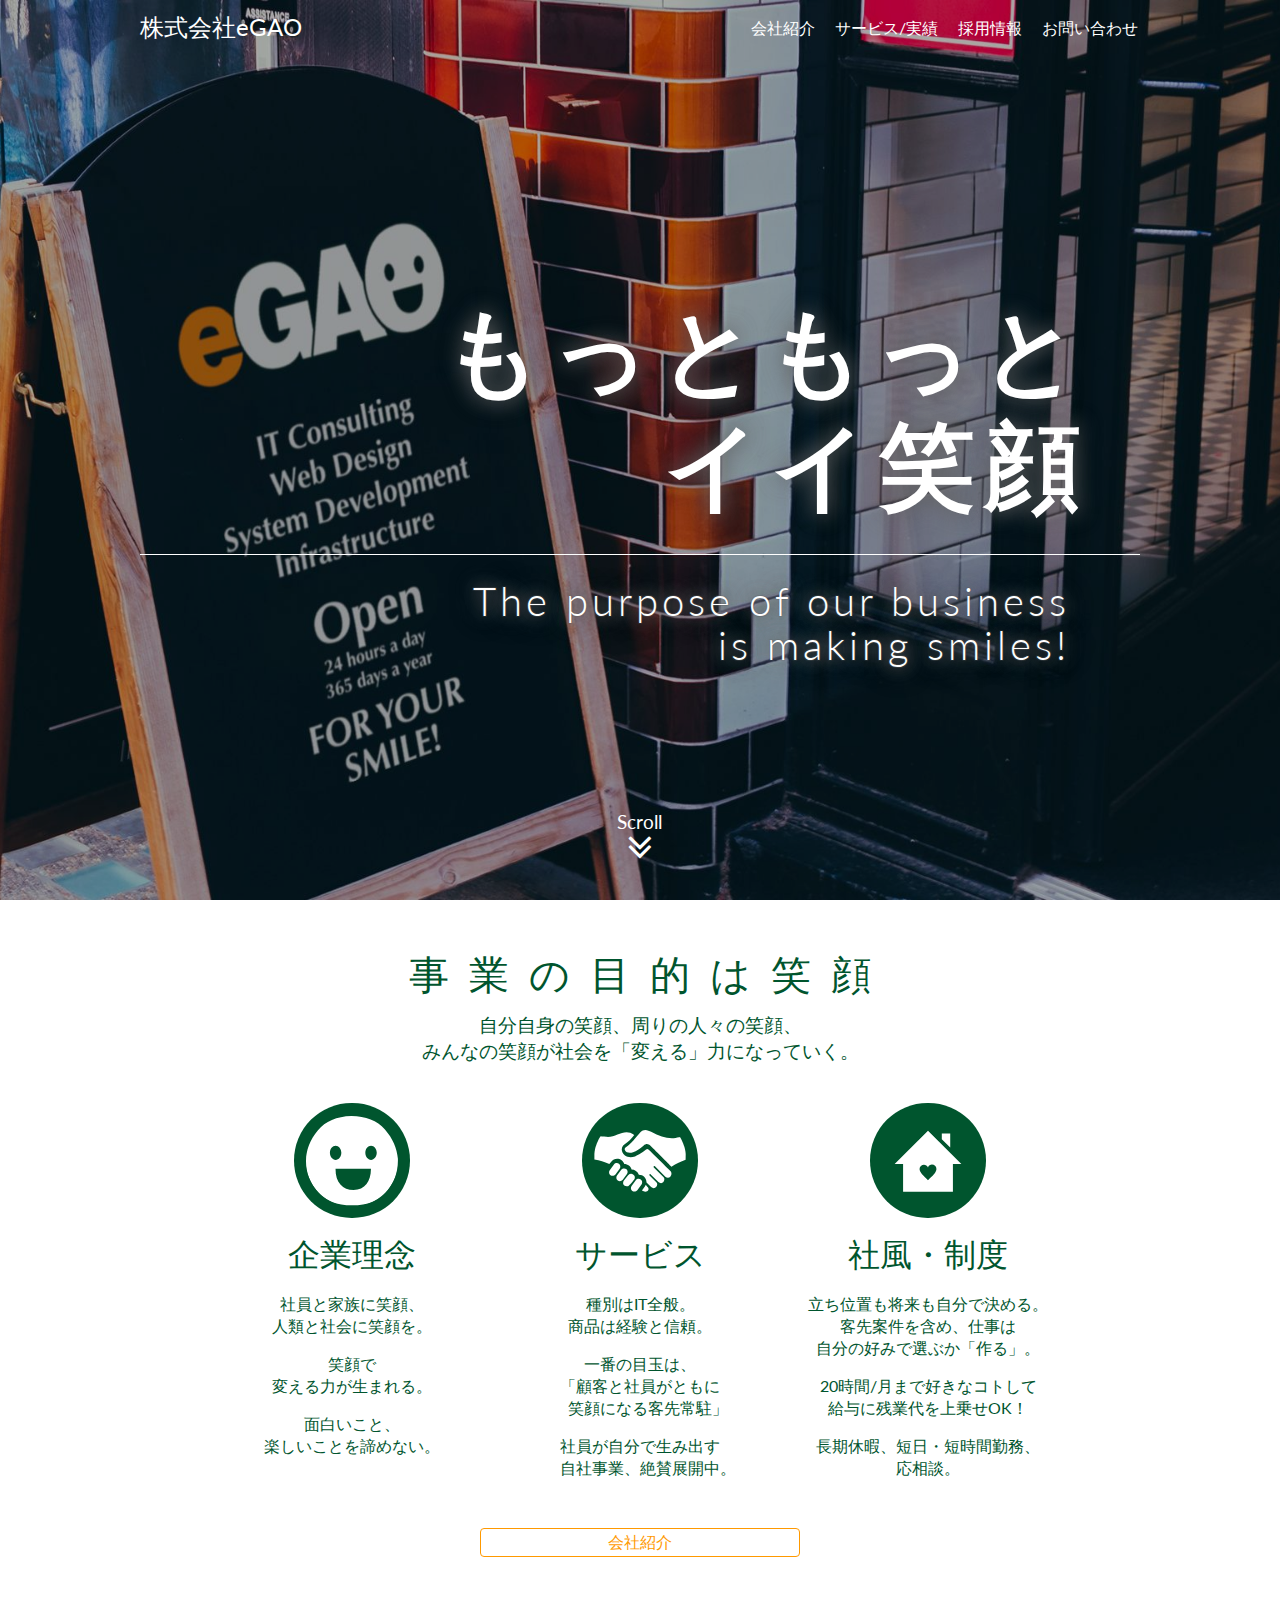
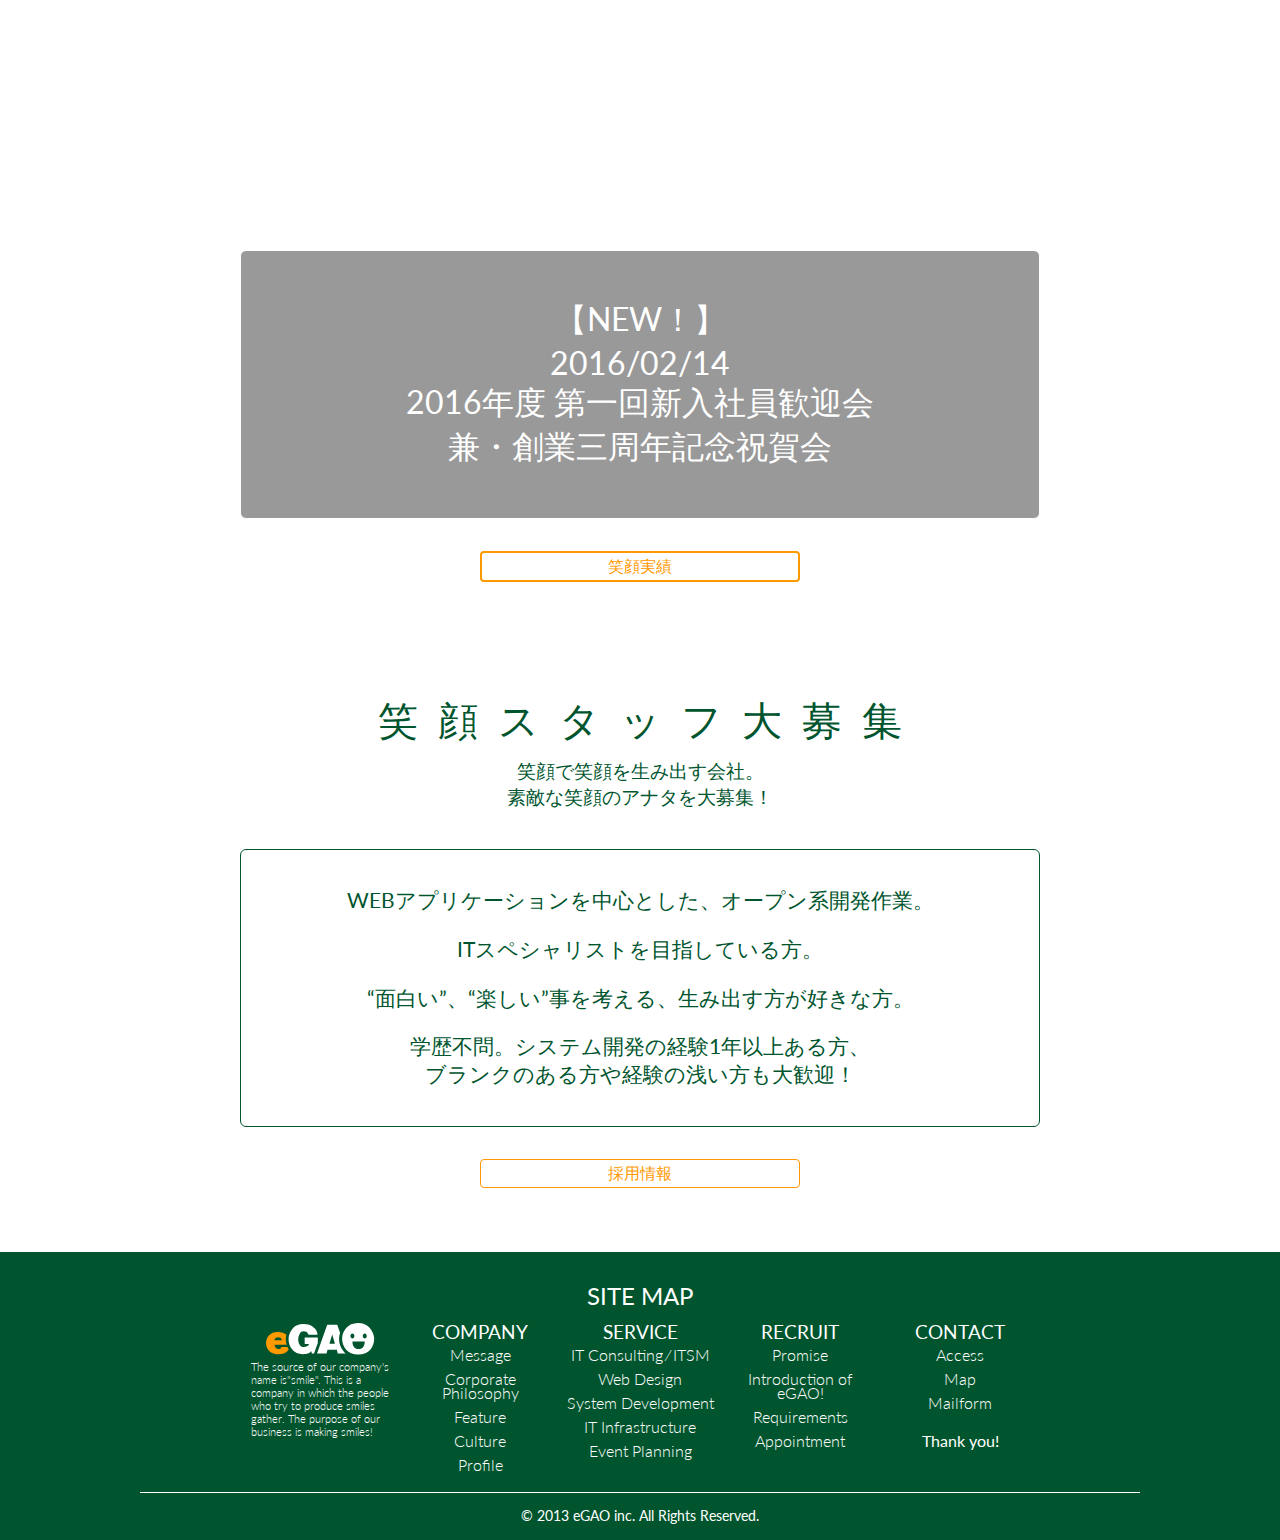
<file: wp/index.html>
<!DOCTYPE html>
<html lang="ja">
<head>
<meta charset="UTF-8">
<title>株式会社イーガオ -もっともっとイイ笑顔-</title>
<meta http-equiv="X-UA-Compatible" content="IE=edge"/>
<META NAME="ROBOTS" CONTENT="NOINDEX, NOFOLLOW">
<META NAME="ROBOTS" CONTENT="NOARCHIVE">
<META name="robots" content="noindex,nofollow">
<meta name=viewport content="width=device-width, initial-scale=1, minimal-ui">

<link href="https://maxcdn.bootstrapcdn.com/font-awesome/4.4.0/css/font-awesome.min.css" rel="stylesheet">
<link href='https://fonts.googleapis.com/css?family=Lato:400,100,300,900,700' rel='stylesheet' type='text/css'>
<link rel="stylesheet" href="css/normalize.css">
<link rel="stylesheet" href="css/button.css">
<link rel="stylesheet" href="css/style.css">
<link rel="stylesheet" href="css/footer.css">
<link rel="stylesheet" href="css/parallax.css">
<link rel="stylesheet" href="css/nav.css">
<link rel="stylesheet" href="css/ie10.css">

<!--[if lt IE 9]>
<script src="http://oss.maxcdn.com/libs/html5shiv/3.7.0/html5shiv-printshiv.min.js"></script>
<![endif]-->

<!--[if lt IE 8]>
<![endif]-->

<script type="text/javascript" async src="//typesquare.com/accessor/script/typesquare.js?87tvhcInHuw%3D" charset="utf-8"></script>
</head>
<body>

<header class="header" id="header">
	<div class="container">
		<h1><a href="#">株式会社eGAO</a></h1>
     	<nav class="menu" id="wide">
     		<ul>
                <li><a href="company/index.html">会社紹介</a></li>
                <li><a href="service/index.html">サービス/実績</a></li>
                <li><a href="recruit/index.html">採用情報</a></li>
                <li><a href="contact/index.html">お問い合わせ</a></li>
        	</ul>
     	</nav>
        <nav class="slide_menu" id="slide_menu">
            <ul>
                <li><a href="index.html">▲</a></li>
                <li><a href="index.html">SITE TOP</a></li>
                <li><a href="company/index.html">会社紹介</a></li>
                <li><a href="service/index.html">サービス/実績</a></li>
                <li><a href="recruit/index.html">採用情報</a></li>
                <li><a href="contact/index.html">お問い合わせ</a></li>
            </ul>
            <img src="img/egaoLOGO_nuki.svg">
            <p>The source of our company's name is"smile". This is a company in which the people who try to produce smiles gather. The purpose of our business is making smiles!</p>
            <p class="copyright">&copy; 2013 eGAO inc. All Rights Reserved.</p>
            <button id="toggle-btn"><span>Menu</span><i class="fa fa-bars"></i></button>
        </nav>
    </div>
</header>

<section class="hero parallax-window parallax-bg_top01">
    <div class="translucent">
	<div class="container wide">
		<h1>もっともっと<br>イイ笑顔</h1>
        <h2>The purpose of our business<br>is making smiles!</h2>
	</div>
    <div class="container narrow">
        <h1>もっともっと<br>イイ笑顔</h1>
        <h2>The purpose of<br>our business<br>is making smiles!</h2>
    </div>
    </div>
    <a class="scrollbtn_a" href="#section01"><p class="scrollbtn_p">Scroll</p><i class="fa fa-angle-double-down scrollbtn_i"></i></a>
</section>

<section class="company" id="section01">
    <div class="container">
        <h2 class="section-title"><span>事業の目的は笑顔</span></h2>
        <p class="section-subtitle">自分自身の笑顔、周りの人々の笑顔、<br>
        みんなの笑顔が社会を「変える」力になっていく。</p>
    	<div class="multicolumnbox">
        	<div class="column">
        	  <div class="column-box">
        	    <img src="img/eGAOsmileWhite.svg" class="column-image">
        	   	<h3>企業理念</h3>
        	   	<p>社員と家族に笑顔、<br>
        	   	人類と社会に笑顔を。</p>
        	   	<p>笑顔で<br>変える力が生まれる。</p>
        	   	<p>面白いこと、<br>
        	   	楽しいことを諦めない。</p>
        	  </div>
        	</div>
        	<div class="column">
        	  <div class="column-box">
        	    <img src="img/iconmonstr-handshake-1.svg" class="column-image">
        	    <h3>サービス</h3>
                <p>種別はIT全般。<br>商品は経験と信頼。</p>
                <p>一番の目玉は、<br>「顧客と社員がともに　<br>　笑顔になる客先常駐」</p>
                <p>社員が自分で生み出す<br>　自社事業、絶賛展開中。</p>
        	  </div>
        	</div>
        	<div class="column">
        	  <div class="column-box">
	        	<img src="img/iconmonstr-home-10.svg" class="column-image">
        	    <h3>社風・制度</h3>
        	    <p>立ち位置も将来も自分で決める。
                <br>客先案件を含め、仕事は<br>
        	    自分の好みで選ぶか「作る」。</p>
        	    <p>20時間/月まで好きなコトして<br>
        	    給与に残業代を上乗せOK！</p>
        	    <p>長期休暇、短日・短時間勤務、<br>
        	    応相談。</p>
        	  </div>
        	</div>
    	</div>
		<a class="btn" href="company/index.html">会社紹介</a>
	</div>
</section>

<section class="egaopj parallax-window parallax-bg_top02" id="section02">
	<div class="container">
		<h2 class="section-title"><span>実績イコール笑顔数</span></h2>
		<p class="section-subtitle">実績は売上よりも笑顔が獲得できたかどうか。<br>
		相手は、社外・社内を問いません。<br>
		笑顔が、次の笑顔、次の「変える」力を生み出します。</p>
		<div class="picup-pj">
			<p>【NEW！】<br>
            2016/02/14<br>
			2016年度 第一回新入社員歓迎会 
            <br>兼・創業三周年記念祝賀会
			</p>
		</div>
		<a class="btn" href="service/index.html">笑顔実績</a>
	</div>
</section>

<section class="recruit" id="section03">
	<div class="container">
		<h2 class="section-title"><span>笑顔スタッフ大募集</span></h2>
		<p class="section-subtitle">笑顔で笑顔を生み出す会社。<br>
		素敵な笑顔のアナタを大募集！</p>
		<div class="picup-recuruite">
			<p>WEBアプリケーションを中心とした、オープン系開発作業。</p>
			<p>ITスペシャリストを目指している方。</p>
			<p>“面白い”、“楽しい”事を考える、生み出す方が好きな方。</p>
			<p>学歴不問。システム開発の経験1年以上ある方、<br>
			ブランクのある方や経験の浅い方も大歓迎！</p>
		</div>
		<a class="btn" href="recruit/index.html">採用情報</a>
	</div>
</section>


<footer class="footer">
    <div class="container">
        <h2>SITE MAP</h2>
        <div class="multicolumnbox">
            <div class="column col01">
                <div class="column-box">
                    <img src="img/egaoLOGO_nuki.svg">
                    <p>The source of our company's name is"smile". This is a company in which the people who try to produce smiles gather. The purpose of our business is making smiles!</p>
                </div>
            </div>
            <div class="column col02">
                <div class="column-box">
                <h3><a href="company/index.html">COMPANY</a></h3>
                    <ul>
                        <li><a href="company/index.html#section01">Message</a></li>
                        <li><a href="company/index.html#section02">Corporate<br>Philosophy</a></li>
                        <li><a href="company/index.html#section03">Feature</a></li>
                        <li><a href="company/index.html#section04">Culture</a></li>
                        <li><a href="company/index.html#section05">Profile</a></li>
                    </ul>
                </div>
            </div>
            <div class="column col03">
              <div class="column-box">
                <h3><a href="service/index.html">SERVICE</a></h3>
                <ul>
                    <li><a href="service/index.html#servicemenu01">IT Consulting &frasl; ITSM</a></li>
                    <li><a href="service/index.html#servicemenu02">Web Design</a></li>
                    <li><a href="service/index.html#servicemenu03">System Development</a></li>
                    <li><a href="service/index.html#servicemenu04">IT Infrastructure </a></li>
                    <li><a href="service/index.html#servicemenu05">Event Planning</a></li>
                </ul>
              </div>
            </div>
            <div class="column col04">
              <div class="column-box">
                <h3><a href="recruit/index.html">RECRUIT</a></h3>
                <ul>
                    <li><a href="recruit/index.html#section01">Promise</a></li>
                    <li><a href="recruit/index.html#section02">Introduction&nbsp;of
                    <br>eGAO!</a></li>
                    <li><a href="recruit/index.html#section03">Requirements</a></li>
                    <li><a href="recruit/index.html#section04">Appointment</a></li>
                </ul>
              </div>
            </div>
            <div class="column col05">
              <div class="column-box">
                <h3><a href="contact/index.html">CONTACT</a></h3>
                <ul>
                    <li><a href="contact/index.html#section01">Access</a></li>
                    <li><a href="contact/index.html#section01">Map</a></li>
                    <li><a href="contact/index.html#section02">Mailform</a></li>
                </ul>
                <p>Thank you!</p>
              </div>
            </div>
        </div>
        <p id="copyright">&copy; 2013 eGAO inc. All Rights Reserved.</p>
    </div>
</footer>

<script src="https://ajax.googleapis.com/ajax/libs/jquery/1.11.0/jquery.min.js"></script>
<script src="js/nav.js"></script>
<script type="text/javascript">//ページ内リンク、#非表示。スムーズスクロール
  $('a[href^=#]').click(function(){
    var speed = 800;
    var href= $(this).attr("href");
    var target = $(href == "#" || href == "" ? 'html' : href);
    var position = target.offset().top;
    $("html, body").animate({scrollTop:position}, speed, "swing");
    return false;
  });
</script>
</body>
</html>
</file>
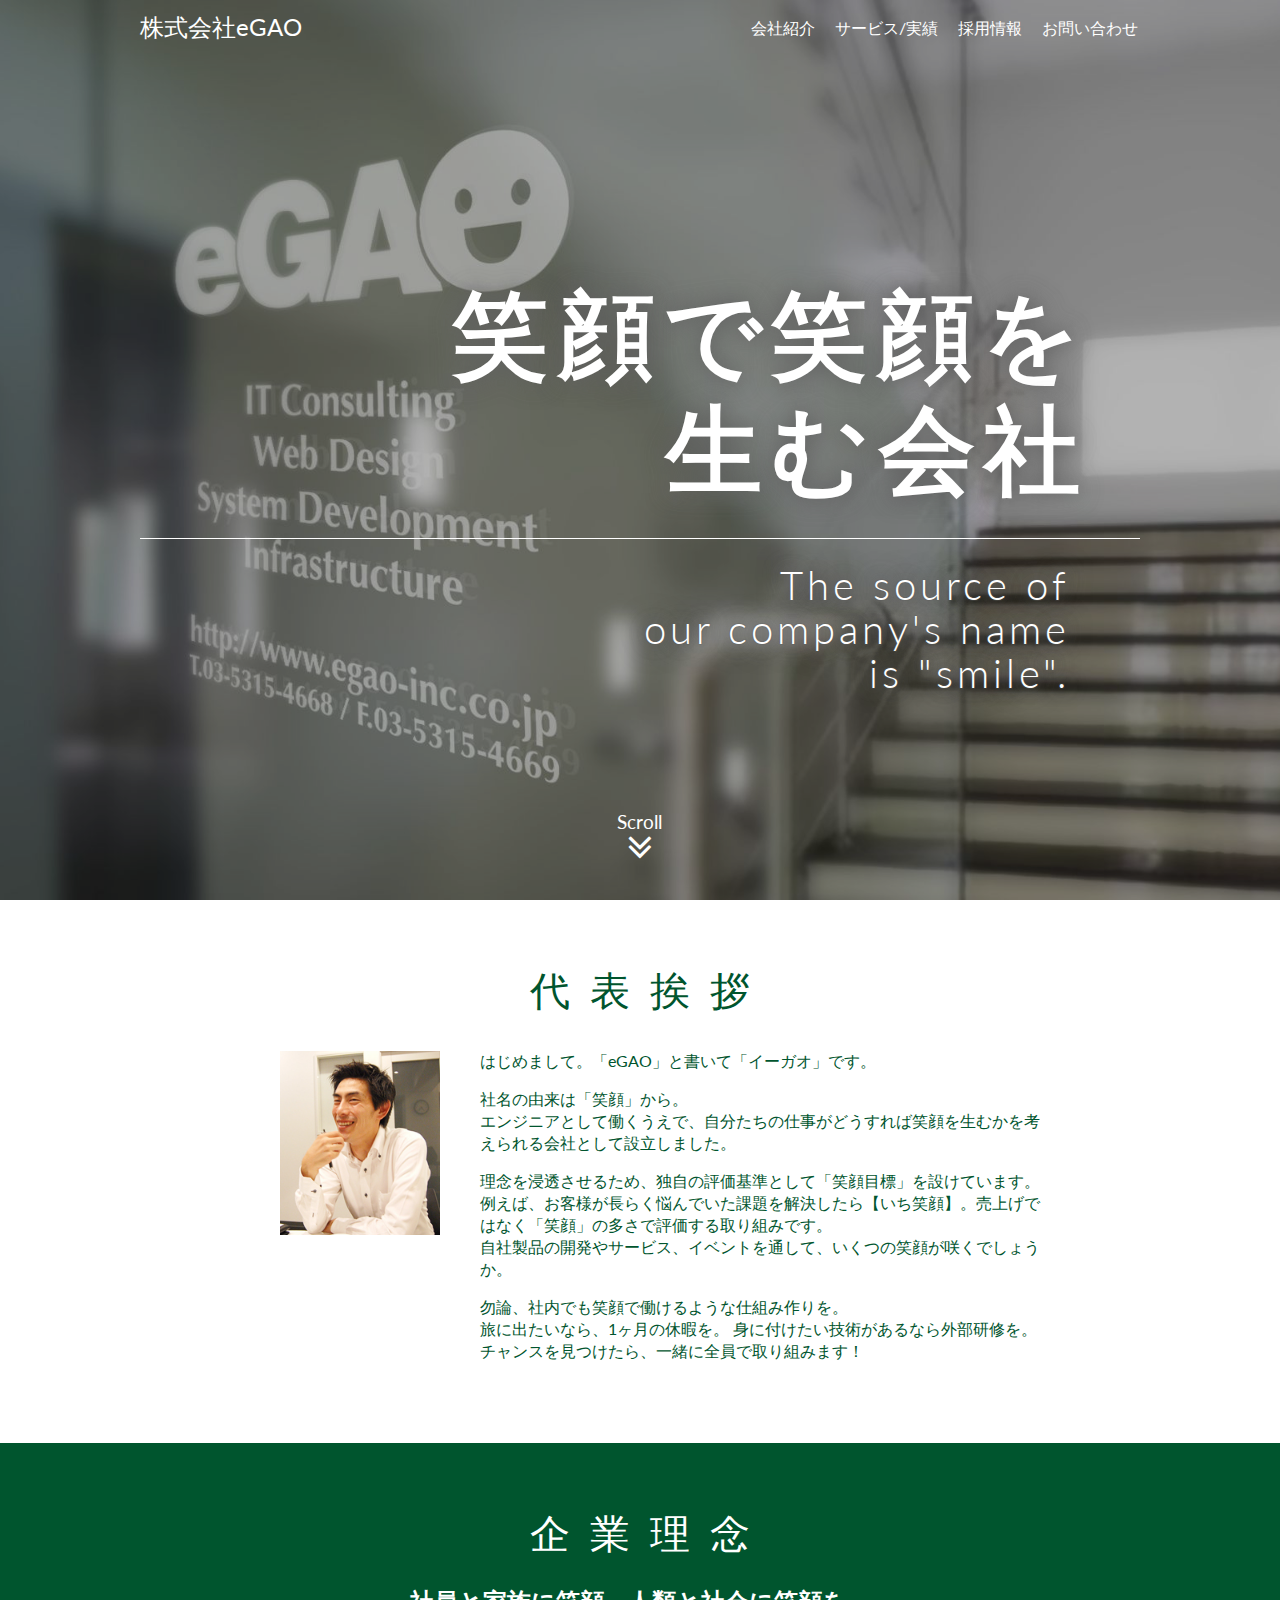
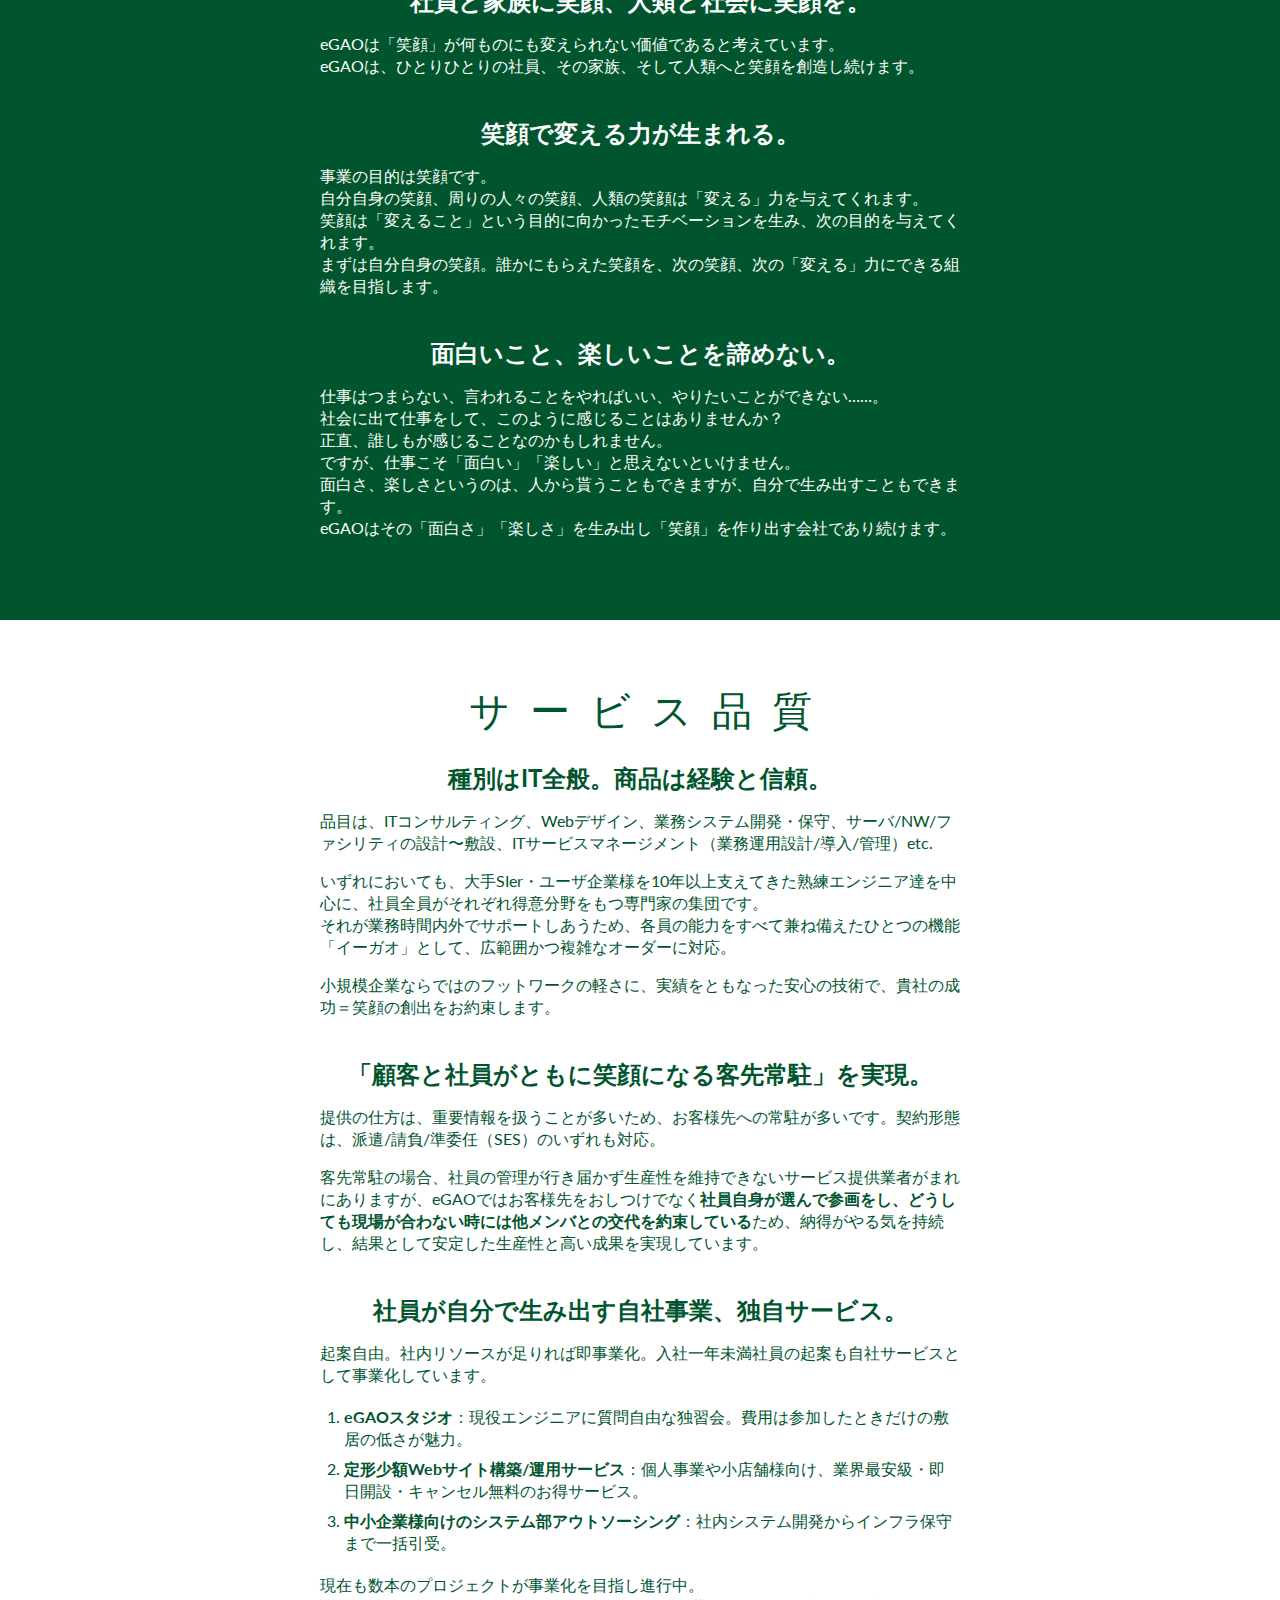
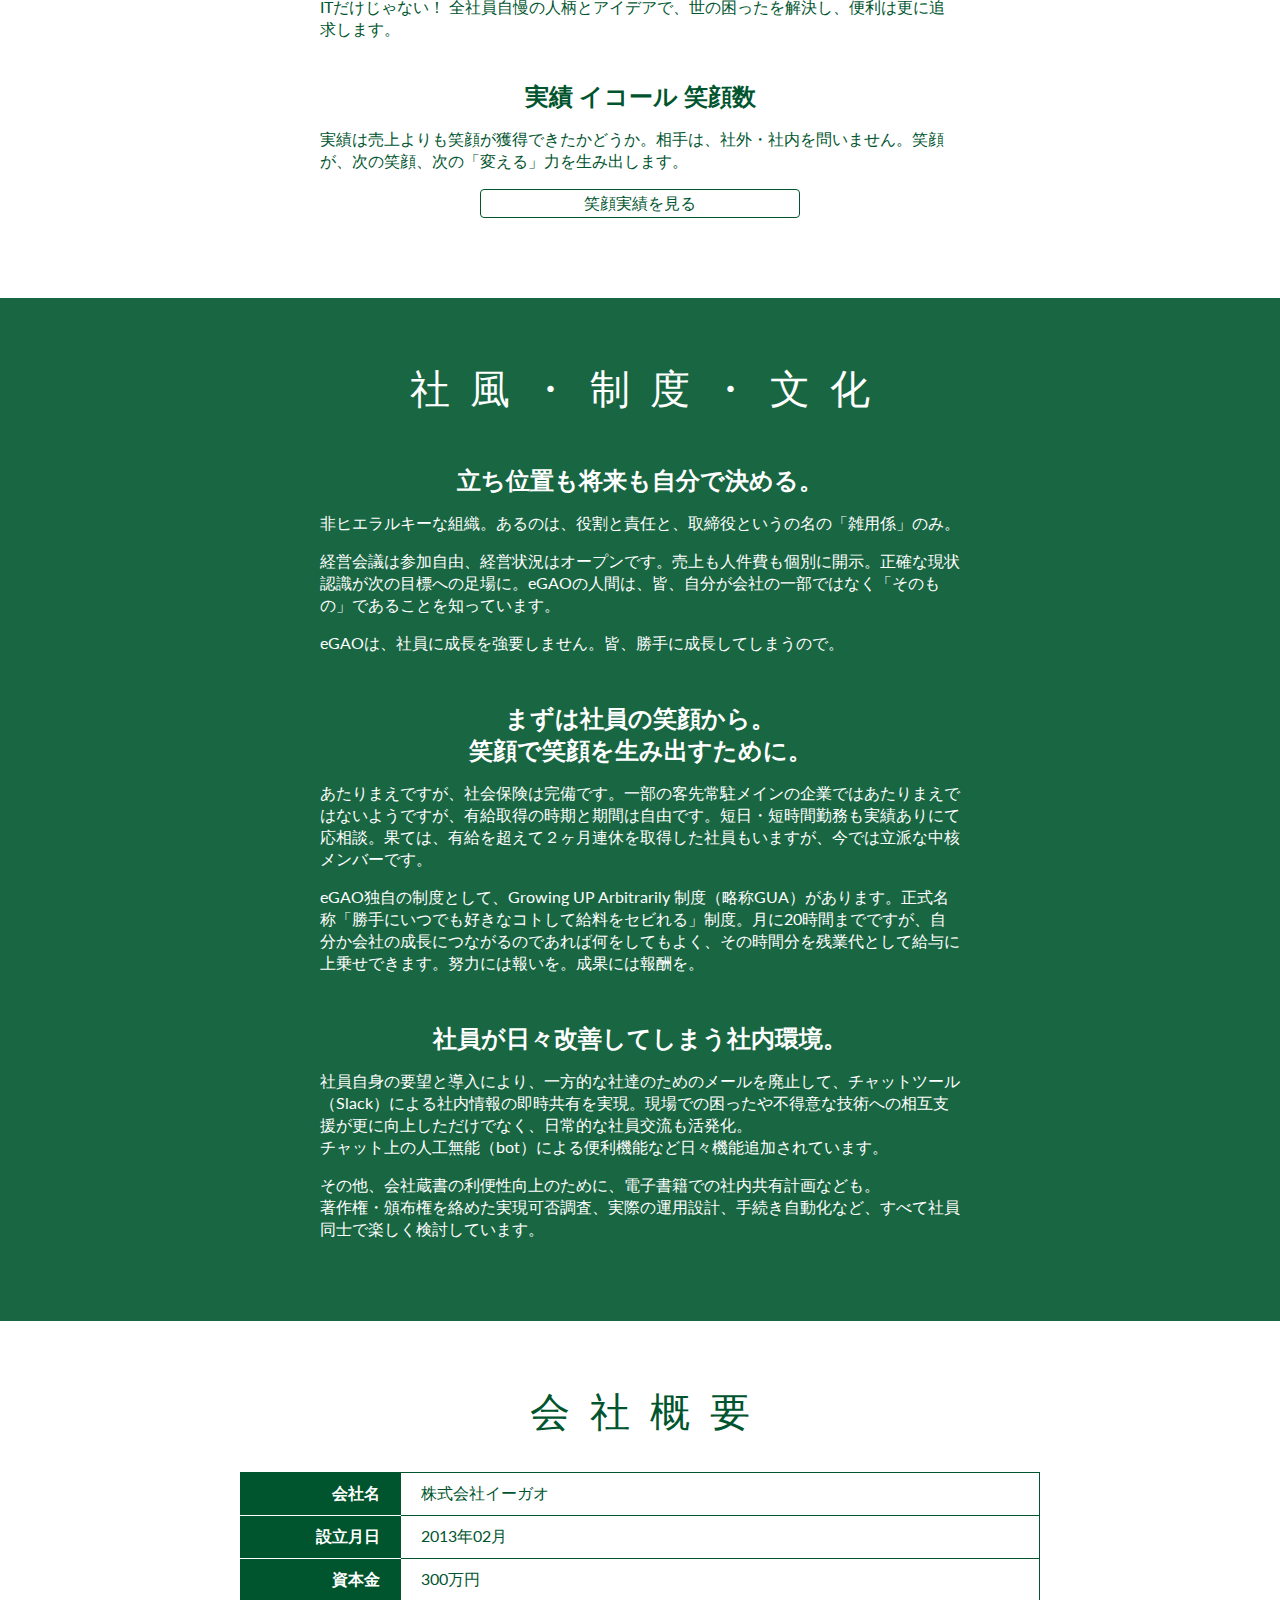
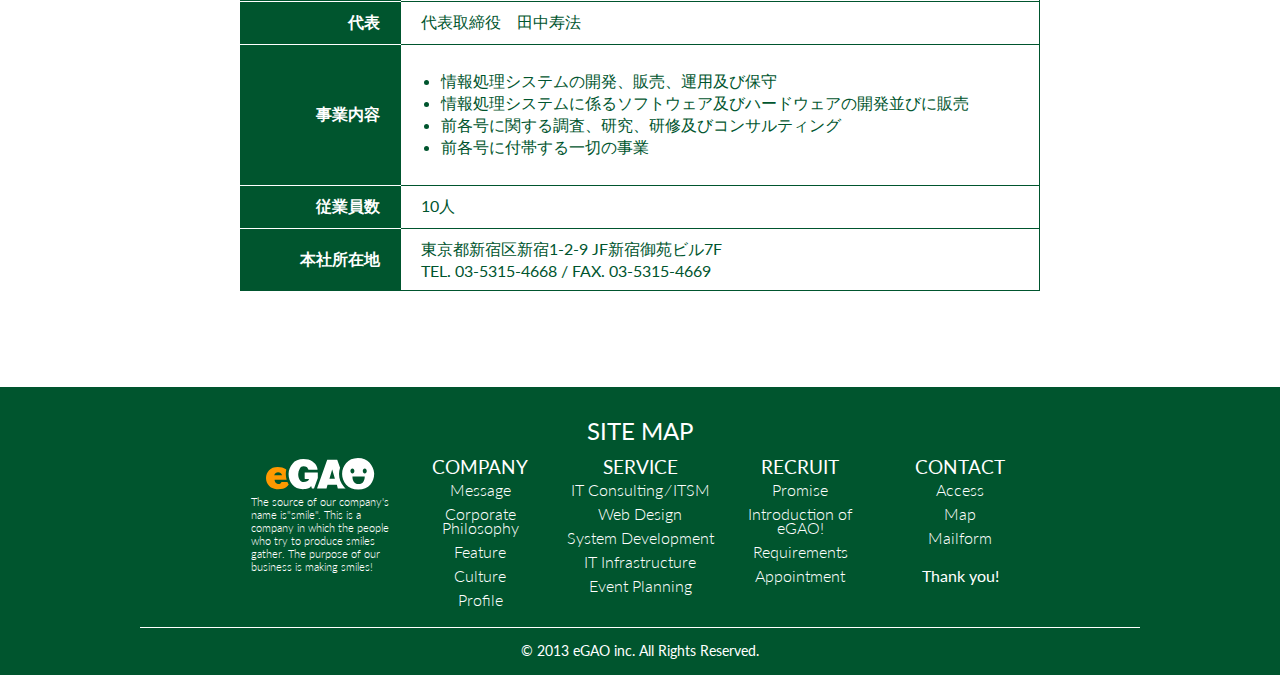
<file: wp/company/index.html>
<!DOCTYPE html>
<html lang="ja">
<head>
<meta charset="UTF-8">
<title>会社概要　株式会社イーガオ -もっともっとイイ笑顔-</title>
<META NAME="ROBOTS" CONTENT="NOINDEX, NOFOLLOW">
<META NAME="ROBOTS" CONTENT="NOARCHIVE">
<META name="robots" content="noindex,nofollow">
<meta name=viewport content="width=device-width, initial-scale=1">

<link href="https://maxcdn.bootstrapcdn.com/font-awesome/4.4.0/css/font-awesome.min.css" rel="stylesheet">
<link href='https://fonts.googleapis.com/css?family=Lato:400,100,300,900,700' rel='stylesheet' type='text/css'>
<link rel="stylesheet" href="../css/normalize.css">
<link rel="stylesheet" href="../css/style.css">
<link rel="stylesheet" href="../css/button.css">
<link rel="stylesheet" href="../css/company.css">
<link rel="stylesheet" href="../css/footer.css">
<link rel="stylesheet" href="../css/parallax.css">
<link rel="stylesheet" href="../css/nav.css">
<link rel="stylesheet" href="../css/ie10.css">

<!--[if lt IE 9]>
<script src="http://oss.maxcdn.com/libs/html5shiv/3.7.0/html5shiv-printshiv.min.js"></script>
<![endif]-->

<!--[if lt IE 8]>
<![endif]-->

<script type="text/javascript" async src="//typesquare.com/accessor/script/typesquare.js?87tvhcInHuw%3D" charset="utf-8"></script>
</head>
<body>

<header class="header" id="header">
    <div class="container">
        <h1><a href="../index.html">株式会社eGAO</a></h1>
        <nav class="menu" id="wide">
            <ul>
                <li><a href="../company/index.html">会社紹介</a></li>
                <li><a href="../service/index.html">サービス/実績</a></li>
                <li><a href="../recruit/index.html">採用情報</a></li>
                <li><a href="../contact/index.html">お問い合わせ</a></li>
            </ul>
        </nav>
        <nav class="slide_menu" id="slide_menu">
            <ul>
                <li><a href="index.html">▲</a></li>
                <li><a href="../index.html">SITE TOP</a></li>
                <li><a href="../company/index.html">会社紹介</a></li>
                <li><a href="../service/index.html">サービス/実績</a></li>
                <li><a href="../recruit/index.html">採用情報</a></li>
                <li><a href="../contact/index.html">お問い合わせ</a></li>
            </ul>
            <img src="../img/egaoLOGO_nuki.svg">
            <p>The source of our company's name is"smile". This is a company in which the people who try to produce smiles gather. The purpose of our business is making smiles!</p>
            <p class="copyright">&copy; 2013 eGAO inc. All Rights Reserved.</p>
            <button id="toggle-btn"><span>Menu</span><i class="fa fa-bars"></i></button>
        </nav>
    </div>
</header>

<section class="hero parallax-window parallax-bg_company01">
    <div class="translucent">
	<div class="container">
		<h1>笑顔で笑顔を<br>生む会社</h1>
        <h2>The source of<br>our company's name<br>is "smile".</h2>
	</div>
    </div>
        <a class="scrollbtn_a" href="#section01"><p class="scrollbtn_p">Scroll</p><i class="fa fa-angle-double-down scrollbtn_i"></i></a>
</section>

<section class="message" id="section01">
    <div class="container">
        <h2 class="section-title"><span>代表挨拶</span></h2>
    	<div class="multicolumnbox">
        	<div class="column_left">
        	  <div class="column-box">
        	    <img src="../img/tanaka.jpg">
        	  </div>
        	</div>
        	<div class="column_right">
        	  <div class="column-box">
        	    <p>はじめまして。「eGAO」と書いて「イーガオ」です。 </p>
                <p>社名の由来は「笑顔」から。 <br>
                エンジニアとして働くうえで、自分たちの仕事がどうすれば笑顔を生むかを考えられる会社として設立しました。 </p>
                <p>理念を浸透させるため、独自の評価基準として「笑顔目標」を設けています。
                <br>例えば、お客様が長らく悩んでいた課題を解決したら【いち笑顔】。売上げではなく「笑顔」の多さで評価する取り組みです。<br>自社製品の開発やサービス、イベントを通して、いくつの笑顔が咲くでしょうか。</p>
                <p>勿論、社内でも笑顔で働けるような仕組み作りを。<br>旅に出たいなら、1ヶ月の休暇を。 身に付けたい技術があるなら外部研修を。チャンスを見つけたら、一緒に全員で取り組みます！</p>
        	  </div>
        	</div>
    	</div>
	</div>
</section>

<section class="phirosophy" id="section02">
	<div class="container">
        <h2 class="section-title"><span>企業理念</span></h2>
        <h3>社員と家族に笑顔、人類と社会に笑顔を。</h3>
        <p>eGAOは「笑顔」が何ものにも変えられない価値であると考えています。<br>eGAOは、ひとりひとりの社員、その家族、そして人類へと笑顔を創造し続けます。</p>
        <h3>笑顔で変える力が生まれる。</h3>
        <p>事業の目的は笑顔です。<br>
        自分自身の笑顔、周りの人々の笑顔、人類の笑顔は「変える」力を与えてくれます。<br>
        笑顔は「変えること」という目的に向かったモチベーションを生み、次の目的を与えてくれます。<br>
        まずは自分自身の笑顔。誰かにもらえた笑顔を、次の笑顔、次の「変える」力にできる組織を目指します。</p>
        <h3>面白いこと、楽しいことを諦めない。</h3>
        <p>仕事はつまらない、言われることをやればいい、やりたいことができない……。<br>
        社会に出て仕事をして、このように感じることはありませんか？<br>
        正直、誰しもが感じることなのかもしれません。<br>
        ですが、仕事こそ「面白い」「楽しい」と思えないといけません。<br>
        面白さ、楽しさというのは、人から貰うこともできますが、自分で生み出すこともできます。<br>
        eGAOはその「面白さ」「楽しさ」を生み出し「笑顔」を作り出す会社であり続けます。</p>
	</div>
</section>

<section class="service parallax-window parallax-bg_company02" id="section03">
<div class="translucent">
    <div class="container">
        <h2 class="section-title"><span>サービス品質</span></h2>
        <h3>種別はIT全般。商品は経験と信頼。</h3>
        <p>品目は、ITコンサルティング、Webデザイン、業務システム開発・保守、サーバ/NW/ファシリティの設計〜敷設、ITサービスマネージメント（業務運用設計/導入/管理）etc.</p>
        <p>いずれにおいても、大手SIer・ユーザ企業様を10年以上支えてきた熟練エンジニア達を中心に、社員全員がそれぞれ得意分野をもつ専門家の集団です。<br>
        それが業務時間内外でサポートしあうため、各員の能力をすべて兼ね備えたひとつの機能「イーガオ」として、広範囲かつ複雑なオーダーに対応。</p>
        <p>小規模企業ならではのフットワークの軽さに、実績をともなった安心の技術で、貴社の成功＝笑顔の創出をお約束します。</p>
        <h3>「顧客と社員がともに笑顔になる客先常駐」を実現。</h3>
        <p>提供の仕方は、重要情報を扱うことが多いため、お客様先への常駐が多いです。契約形態は、派遣/請負/準委任（SES）のいずれも対応。</p>
        <p>客先常駐の場合、社員の管理が行き届かず生産性を維持できないサービス提供業者がまれにありますが、eGAOではお客様先をおしつけでなく<strong>社員自身が選んで参画をし、どうしても現場が合わない時には他メンバとの交代を約束している</strong>ため、納得がやる気を持続し、結果として安定した生産性と高い成果を実現しています。</p>
        <h3>社員が自分で生み出す自社事業、独自サービス。</h3>
        <p>起案自由。社内リソースが足りれば即事業化。入社一年未満社員の起案も自社サービスとして事業化しています。</p>
        <ol>
            <li><strong>eGAOスタジオ</strong>：現役エンジニアに質問自由な独習会。費用は参加したときだけの敷居の低さが魅力。</li>
            <li><strong>定形少額Webサイト構築/運用サービス</strong>：個人事業や小店舗様向け、業界最安級・即日開設・キャンセル無料のお得サービス。
            </li>
            <li><strong>中小企業様向けのシステム部アウトソーシング</strong>：社内システム開発からインフラ保守まで一括引受。</li>
        </ol>
        <p>現在も数本のプロジェクトが事業化を目指し進行中。<br>
ITだけじゃない！ 全社員自慢の人柄とアイデアで、世の困ったを解決し、便利は更に追求します。</p>
        <h3>実績 イコール 笑顔数</h3>
        <p>実績は売上よりも笑顔が獲得できたかどうか。相手は、社外・社内を問いません。笑顔が、次の笑顔、次の「変える」力を生み出します。</p>
        <a class="btn" href="../service/index.html">笑顔実績を見る</a>
    </div>
</div>
</section>

<section class="culture parallax-window parallax-bg_company02" id="section04">
<div class="translucent">
    <div class="container">
        <h2 class="section-title"><span>社風・制度・文化</span></h2>
        <h3>立ち位置も将来も自分で決める。</h3>
        <p>非ヒエラルキーな組織。あるのは、役割と責任と、取締役というの名の「雑用係」のみ。</p>
        <p>経営会議は参加自由、経営状況はオープンです。売上も人件費も個別に開示。正確な現状認識が次の目標への足場に。eGAOの人間は、皆、自分が会社の一部ではなく「そのもの」であることを知っています。</p>
        <p>eGAOは、社員に成長を強要しません。皆、勝手に成長してしまうので。</p>
        <h3>まずは社員の笑顔から。
        <br>笑顔で笑顔を生み出すために。</h3>
        <p>あたりまえですが、社会保険は完備です。一部の客先常駐メインの企業ではあたりまえではないようですが、有給取得の時期と期間は自由です。短日・短時間勤務も実績ありにて応相談。果ては、有給を超えて２ヶ月連休を取得した社員もいますが、今では立派な中核メンバーです。</p>
        <p>eGAO独自の制度として、Growing UP Arbitrarily 制度（略称GUA）があります。正式名称「勝手にいつでも好きなコトして給料をセビれる」制度。月に20時間までですが、自分か会社の成長につながるのであれば何をしてもよく、その時間分を残業代として給与に上乗せできます。努力には報いを。成果には報酬を。</p>
        <h3>社員が日々改善してしまう社内環境。</h3>
        <p>社員自身の要望と導入により、一方的な社達のためのメールを廃止して、チャットツール（Slack）による社内情報の即時共有を実現。現場での困ったや不得意な技術への相互支援が更に向上しただけでなく、日常的な社員交流も活発化。<br>チャット上の人工無能（bot）による便利機能など日々機能追加されています。</p>
        <p>その他、会社蔵書の利便性向上のために、電子書籍での社内共有計画なども。<br>
        著作権・頒布権を絡めた実現可否調査、実際の運用設計、手続き自動化など、すべて社員同士で楽しく検討しています。</p>
    </div>
</div>
</section>

<section class="summary" id="section05">
    <div class="container">
        <h2 class="section-title"><span>会社概要</span></h2>
        <table summary="会社案内表">
            <tr>
                <th>会社名</th>
                <td>株式会社イーガオ</td>
            </tr>
            <tr>
                <th>設立月日</th>
                <td>2013年02月</td>
            </tr>
            <tr>
                <th>資本金</th>
                <td>300万円</td>
            </tr>
            <tr>
                <th>代表</th>
                <td>代表取締役　田中寿法</td>
            </tr>
            <tr>
                <th>事業内容</th>
                <td>
                    <ul>
                        <li>情報処理システムの開発、販売、運用及び保守</li>
                        <li>情報処理システムに係るソフトウェア及びハードウェアの開発並びに販売</li>
                        <li>前各号に関する調査、研究、研修及びコンサルティング</li>
                        <li>前各号に付帯する一切の事業</li>
                    </ul>
                </td>
            </tr>
            <tr>
                <th>従業員数</th>
                <td>10人</td>
            </tr>
            <tr>
                <th>本社所在地</th>
                <td>
                    東京都新宿区新宿1-2-9 JF新宿御苑ビル7F<br>
                    TEL. 03-5315-4668 / FAX. 03-5315-4669
                </td>
            </tr>
        </table>
    </div>
</section>

<footer class="footer">
    <div class="container">
        <h2>SITE MAP</h2>
        <div class="multicolumnbox">
            <div class="column col01">
                <div class="column-box">
                    <img src="../img/egaoLOGO_nuki.svg">
                    <p>The source of our company's name is"smile". This is a company in which the people who try to produce smiles gather. The purpose of our business is making smiles!</p>
                </div>
            </div>
            <div class="column col02">
                <div class="column-box">
                <h3><a href="../company/index.html">COMPANY</a></h3>
                    <ul>
                        <li><a href="../company/index.html#section01">Message</a></li>
                        <li><a href="../company/index.html#section02">Corporate<br>Philosophy</a></li>
                        <li><a href="../company/index.html#section03">Feature</a></li>
                        <li><a href="../company/index.html#section04">Culture</a></li>
                        <li><a href="../company/index.html#section05">Profile</a></li>
                    </ul>
                </div>
            </div>
            <div class="column col03">
              <div class="column-box">
                <h3><a href="../service/index.html">SERVICE</a></h3>
                <ul>
                    <li><a href="../service/index.html#servicemenu01">IT Consulting &frasl; ITSM</a></li>
                    <li><a href="../service/index.html#servicemenu02">Web Design</a></li>
                    <li><a href="../service/index.html#servicemenu03">System Development</a></li>
                    <li><a href="../service/index.html#servicemenu04">IT Infrastructure </a></li>
                    <li><a href="../service/index.html#servicemenu05">Event Planning</a></li>
                </ul>
              </div>
            </div>
            <div class="column col04">
              <div class="column-box">
                <h3><a href="../recruit/index.html#">RECRUIT</a></h3>
                <ul>
                    <li><a href="../recruit/index.html#section01">Promise</a></li>
                    <li><a href="../recruit/index.html#section02">Introduction&nbsp;of
                    <br>eGAO!</a></li>
                    <li><a href="../recruit/index.html#section03">Requirements</a></li>
                    <li><a href="../recruit/index.html#section04">Appointment</a></li>
                </ul>
              </div>
            </div>
            <div class="column col05">
              <div class="column-box">
                <h3><a href="../contact/index.html">CONTACT</a></h3>
                <ul>
                    <li><a href="../contact/index.html#section01">Access</a></li>
                    <li><a href="../contact/index.html#section01">Map</a></li>
                    <li><a href="../contact/index.html#section02">Mailform</a></li>
                </ul>
                <p>Thank you!</p>
              </div>
            </div>
        </div>
        <p id="copyright">&copy; 2013 eGAO inc. All Rights Reserved.</p>
    </div>
</footer>

<script src="https://ajax.googleapis.com/ajax/libs/jquery/1.11.0/jquery.min.js"></script>
<script src="../js/nav.js"></script>
<script type="text/javascript">//ページ内リンク、#非表示。スムーズスクロール
  $('a[href^=#]').click(function(){
    var speed = 800;
    var href= $(this).attr("href");
    var target = $(href == "#" || href == "" ? 'html' : href);
    var position = target.offset().top;
    $("html, body").animate({scrollTop:position}, speed, "swing");
    return false;
  });
</script>
</body>
</html>
</file>
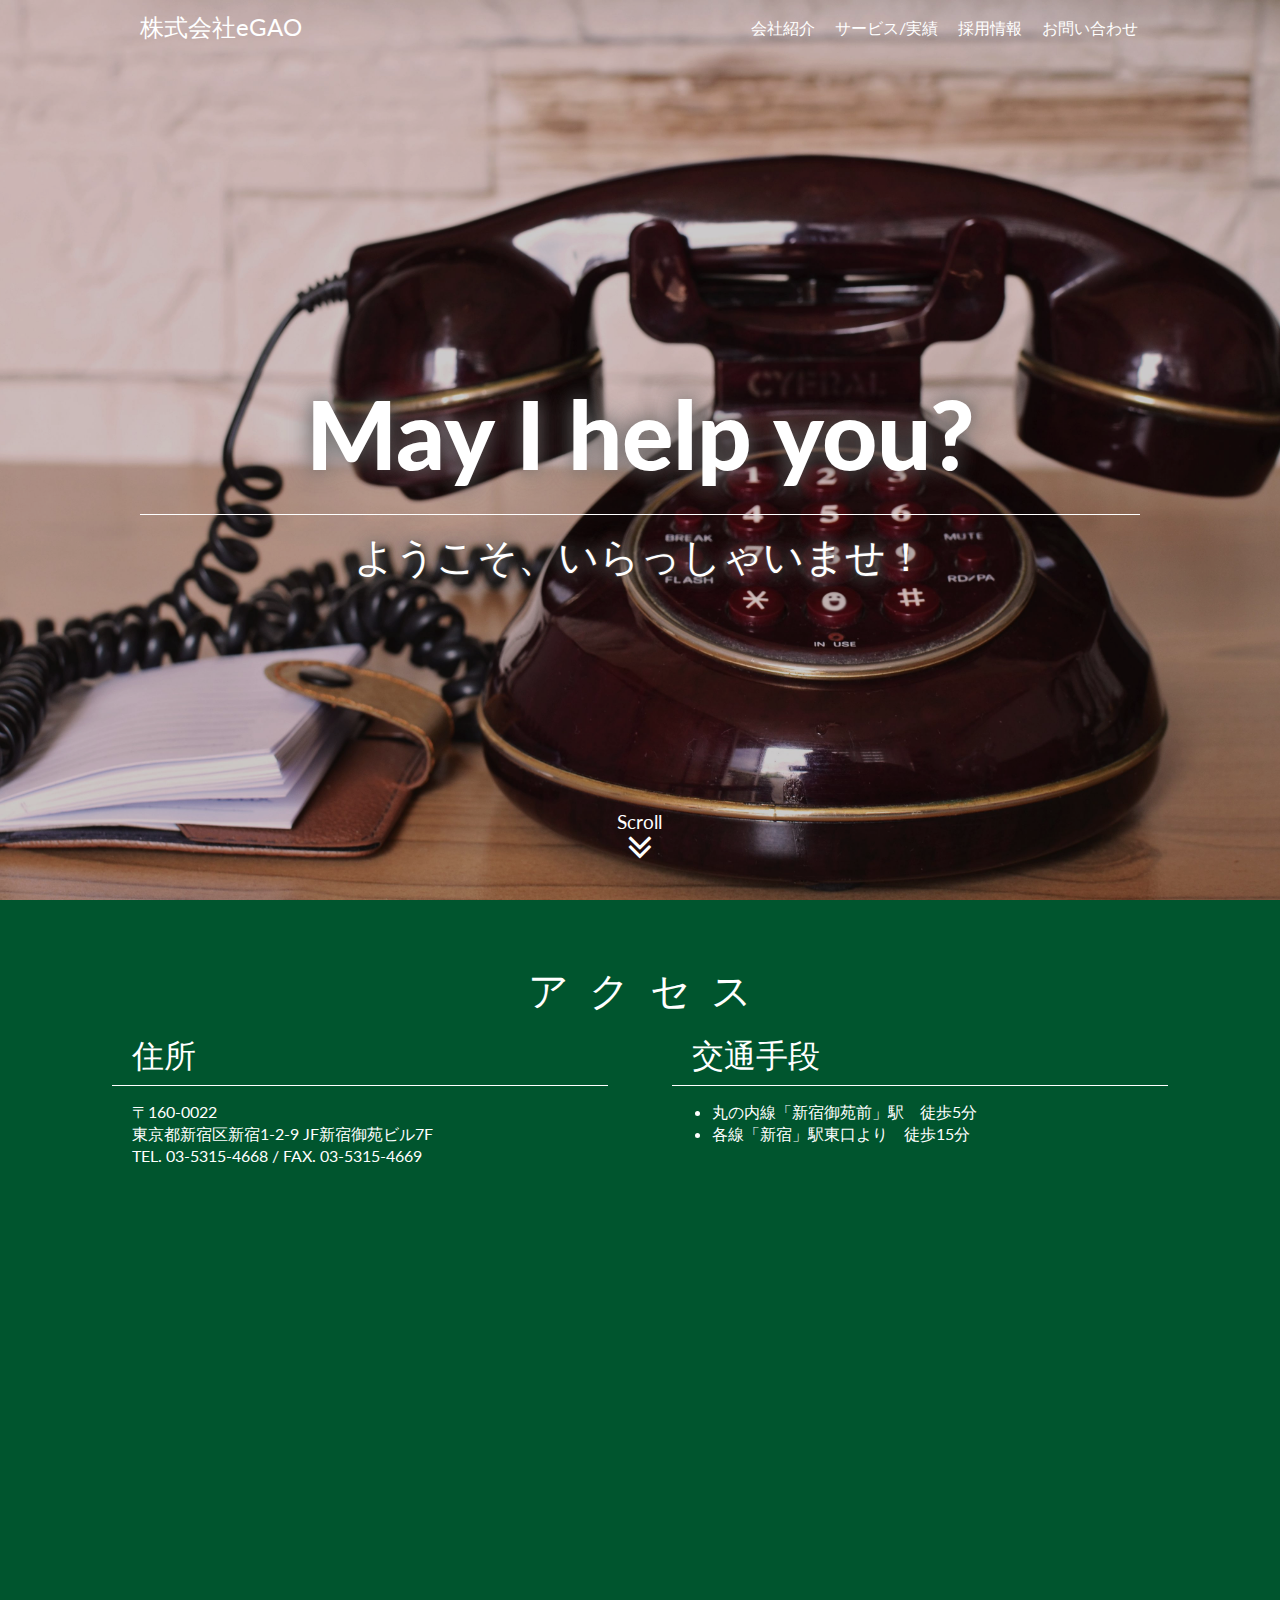
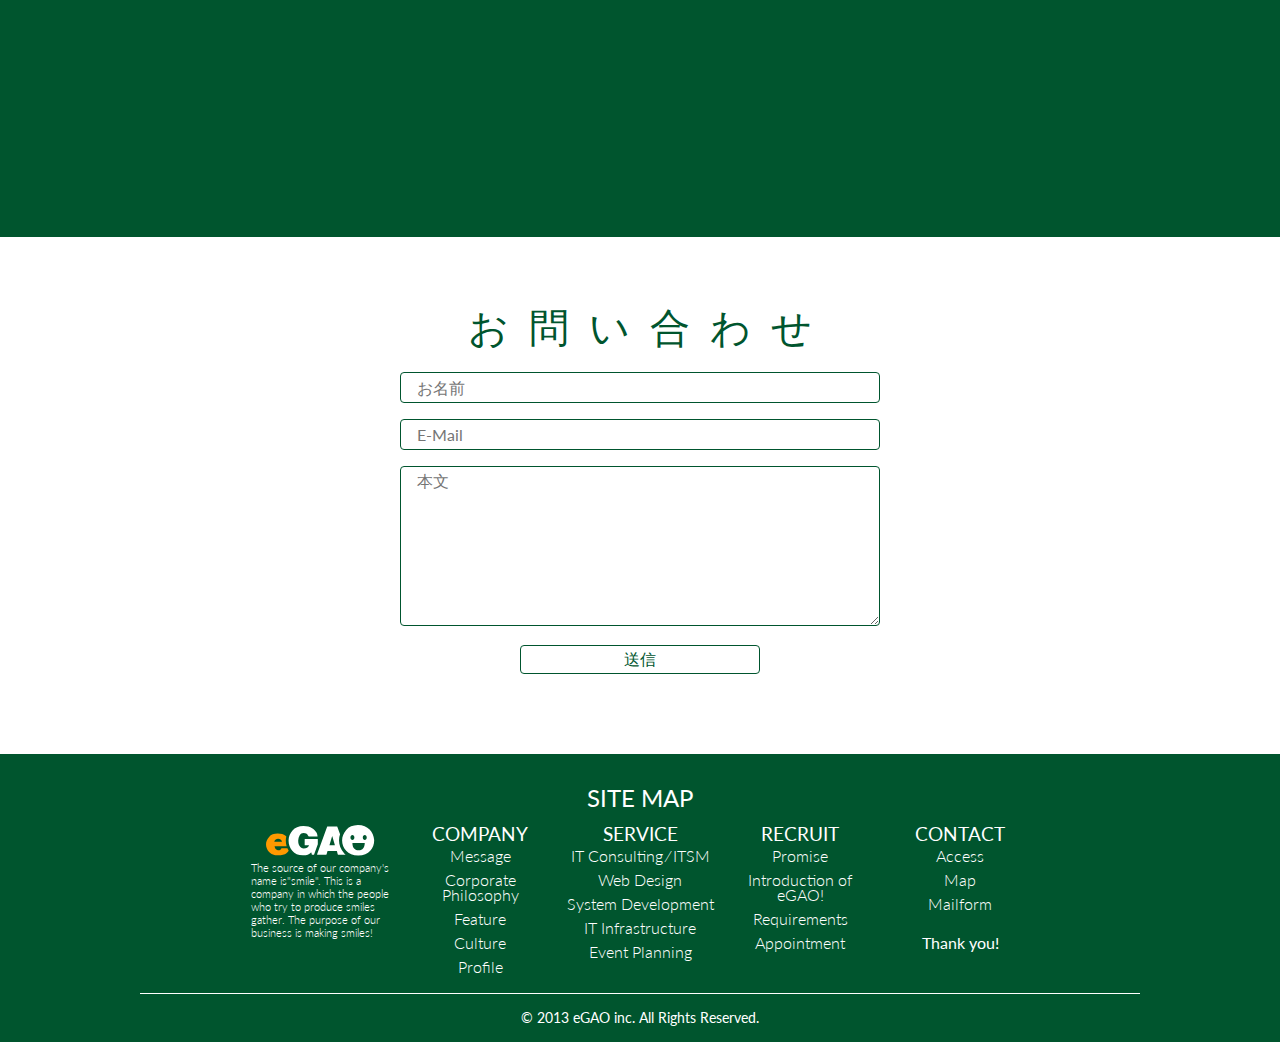
<file: wp/contact/index.html>
<!DOCTYPE html>
<html lang="ja">
<head>
<meta charset="UTF-8">
<title>お問い合わせ　株式会社イーガオ -もっともっとイイ笑顔-</title>
<meta http-equiv="X-UA-Compatible" content="IE=edge"/>
<META NAME="ROBOTS" CONTENT="NOINDEX, NOFOLLOW">
<META NAME="ROBOTS" CONTENT="NOARCHIVE">
<META name="robots" content="noindex,nofollow">
<meta name=viewport content="width=device-width, initial-scale=1">

<link href="https://maxcdn.bootstrapcdn.com/font-awesome/4.4.0/css/font-awesome.min.css" rel="stylesheet">
<link href='https://fonts.googleapis.com/css?family=Lato:400,100,300,900,700' rel='stylesheet' type='text/css'>
<link rel="stylesheet" href="../css/normalize.css">
<link rel="stylesheet" href="../css/style.css">
<link rel="stylesheet" href="../css/button.css">
<link rel="stylesheet" href="../css/contact.css">
<link rel="stylesheet" href="../css/footer.css">
<link rel="stylesheet" href="../css/parallax.css">
<link rel="stylesheet" href="../css/nav.css">
<link rel="stylesheet" href="../css/ie10.css">

<!--[if lt IE 9]>
<script src="http://oss.maxcdn.com/libs/html5shiv/3.7.0/html5shiv-printshiv.min.js"></script>
<![endif]-->

<!--[if lt IE 8]>
<![endif]-->

<script type="text/javascript" async src="//typesquare.com/accessor/script/typesquare.js?87tvhcInHuw%3D" charset="utf-8"></script>
</head>
<body>

<header class="header" id="header">
    <div class="container">
        <h1><a href="../index.html">株式会社eGAO</a></h1>
        <nav class="menu" id="wide">
            <ul>
                <li><a href="../company/index.html">会社紹介</a></li>
                <li><a href="../service/index.html">サービス/実績</a></li>
                <li><a href="../recruit/index.html">採用情報</a></li>
                <li><a href="../contact/index.html">お問い合わせ</a></li>
            </ul>
        </nav>
        <nav class="slide_menu" id="slide_menu">
            <ul>
                <li><a href="index.html">▲</a></li>
                <li><a href="../index.html">SITE TOP</a></li>
                <li><a href="../company/index.html">会社紹介</a></li>
                <li><a href="../service/index.html">サービス/実績</a></li>
                <li><a href="../recruit/index.html">採用情報</a></li>
                <li><a href="../contact/index.html">お問い合わせ</a></li>
            </ul>
            <img src="../img/egaoLOGO_nuki.svg">
            <p>The source of our company's name is"smile". This is a company in which the people who try to produce smiles gather. The purpose of our business is making smiles!</p>
            <p class="copyright">&copy; 2013 eGAO inc. All Rights Reserved.</p>
            <button id="toggle-btn"><span>Menu</span><i class="fa fa-bars"></i></button>
        </nav>
    </div>
</header>

<section class="hero parallax-window parallax-bg_contact01">
    <div class="translucent">
	<div class="container">
		<h1>May I help you?</h1>
        <h2>ようこそ、いらっしゃいませ！</h2>
	</div>
    </div>
    <a class="scrollbtn_a" href="#section01"><p class="scrollbtn_p">Scroll</p><i class="fa fa-angle-double-down scrollbtn_i"></i></a>
</section>

<section class="access" id="section01">
    <div class="container">
        <h2 class="section-title"><span>アクセス</span></h2>
        <div class="multicolumnbox">
            <div class="column">
              <div class="column-box">
                <h3>住所</h3>
                <p>
                    〒160-0022<br>
                    東京都新宿区新宿1-2-9 JF新宿御苑ビル7F<br>
                    TEL. 03-5315-4668 / FAX. 03-5315-4669
                </p>
              </div>
            </div>
            <div class="column">
              <div class="column-box">
                <h3>交通手段</h3>
                <p>
                    <ul>
                        <li>丸の内線「新宿御苑前」駅　徒歩5分</li>
                        <li>各線「新宿」駅東口より　徒歩15分</li>
                    </ul>
                </p>
              </div>
            </div>
        </div>
        <div class="gmap">
            <iframe src="https://www.google.com/maps/embed?pb=!1m18!1m12!1m3!1d3240.556130613326!2d139.71057921539412!3d35.68792993019275!2m3!1f0!2f0!3f0!3m2!1i1024!2i768!4f13.1!3m3!1m2!1s0x60188ce9f33d1f97%3A0x477be0edec6b5457!2z44CSMTYwLTAwMjIg5p2x5Lqs6YO95paw5a6_5Yy65paw5a6_77yR5LiB55uu77yS4oiS77yZIO-8qu-8puaWsOWuv-W-oeiLkeODk-ODqw!5e0!3m2!1sja!2sjp!4v1454398675952" width="800" height="600" frameborder="0" style="border:0" allowfullscreen></iframe>
        </div>
    </div>
</section>

<section class="contact parallax-window parallax-bg_company04" id="section02">
    <div class="translucent">
	<div class="container">
		<h2 class="section-title"><span>お問い合わせ</span></h2>
        <form id="mailform" name="mailform" action="https://form.run/api/v1/r/jwjPgAtUZX2DlEPfmWxE" method="post" class="formrun">
            <p>
                <label class="hide" for="name">お名前:</label>
                <input type="text" id="name" placeholder="お名前" name="お名前" required="required">
            </p>
            <p>
                <label class="hide" for="mail">E-mail:</label>
                <input type="email" id="mail" placeholder="E-Mail" name="メールアドレス" required="required">
            </p>
            <p>
                <label class="hide" for="msg">本文:</label>
                <textarea id="msg" placeholder="本文" name="お問い合わせ" required="required"></textarea>
            </p>
            <button type="submit" value="送信" class="btn">送信</button>
        </form>
    </div>
	</div>
</section>

<footer class="footer">
    <div class="container">
        <h2>SITE MAP</h2>
        <div class="multicolumnbox">
            <div class="column col01">
                <div class="column-box">
                    <img src="../img/egaoLOGO_nuki.svg">
                    <p>The source of our company's name is"smile". This is a company in which the people who try to produce smiles gather. The purpose of our business is making smiles!</p>
                </div>
            </div>
            <div class="column col02">
                <div class="column-box">
                <h3><a href="../company/index.html">COMPANY</a></h3>
                    <ul>
                        <li><a href="../company/index.html#section01">Message</a></li>
                        <li><a href="../company/index.html#section02">Corporate<br>Philosophy</a></li>
                        <li><a href="../company/index.html#section03">Feature</a></li>
                        <li><a href="../company/index.html#section04">Culture</a></li>
                        <li><a href="../company/index.html#section05">Profile</a></li>
                    </ul>
                </div>
            </div>
            <div class="column col03">
              <div class="column-box">
                <h3><a href="../service/index.html">SERVICE</a></h3>
                <ul>
                    <li><a href="../service/index.html#servicemenu01">IT Consulting &frasl; ITSM</a></li>
                    <li><a href="../service/index.html#servicemenu02">Web Design</a></li>
                    <li><a href="../service/index.html#servicemenu03">System Development</a></li>
                    <li><a href="../service/index.html#servicemenu04">IT Infrastructure </a></li>
                    <li><a href="../service/index.html#servicemenu05">Event Planning</a></li>
                </ul>
              </div>
            </div>
            <div class="column col04">
              <div class="column-box">
                <h3><a href="../recruit/index.html#">RECRUIT</a></h3>
                <ul>
                    <li><a href="../recruit/index.html#section01">Promise</a></li>
                    <li><a href="../recruit/index.html#section02">Introduction&nbsp;of
                    <br>eGAO!</a></li>
                    <li><a href="../recruit/index.html#section03">Requirements</a></li>
                    <li><a href="../recruit/index.html#section04">Appointment</a></li>
                </ul>
              </div>
            </div>
            <div class="column col05">
              <div class="column-box">
                <h3><a href="../contact/index.html">CONTACT</a></h3>
                <ul>
                    <li><a href="../contact/index.html#section01">Access</a></li>
                    <li><a href="../contact/index.html#section01">Map</a></li>
                    <li><a href="../contact/index.html#section02">Mailform</a></li>
                </ul>
                <p>Thank you!</p>
              </div>
            </div>
        </div>
        <p id="copyright">&copy; 2013 eGAO inc. All Rights Reserved.</p>
    </div>
</footer>

<script src="https://ajax.googleapis.com/ajax/libs/jquery/1.11.0/jquery.min.js"></script>

<script src="https://sdk.form.run/js/v1/sdk.js"></script>

<script src="../js/nav.js"></script>

<script type="text/javascript">//ページ内リンク、#非表示。スムーズスクロール
  $('a[href^=#]').click(function(){
    var speed = 800;
    var href= $(this).attr("href");
    var target = $(href == "#" || href == "" ? 'html' : href);
    var position = target.offset().top;
    $("html, body").animate({scrollTop:position}, speed, "swing");
    return false;
  });
</script>
</body>
</html>
</file>
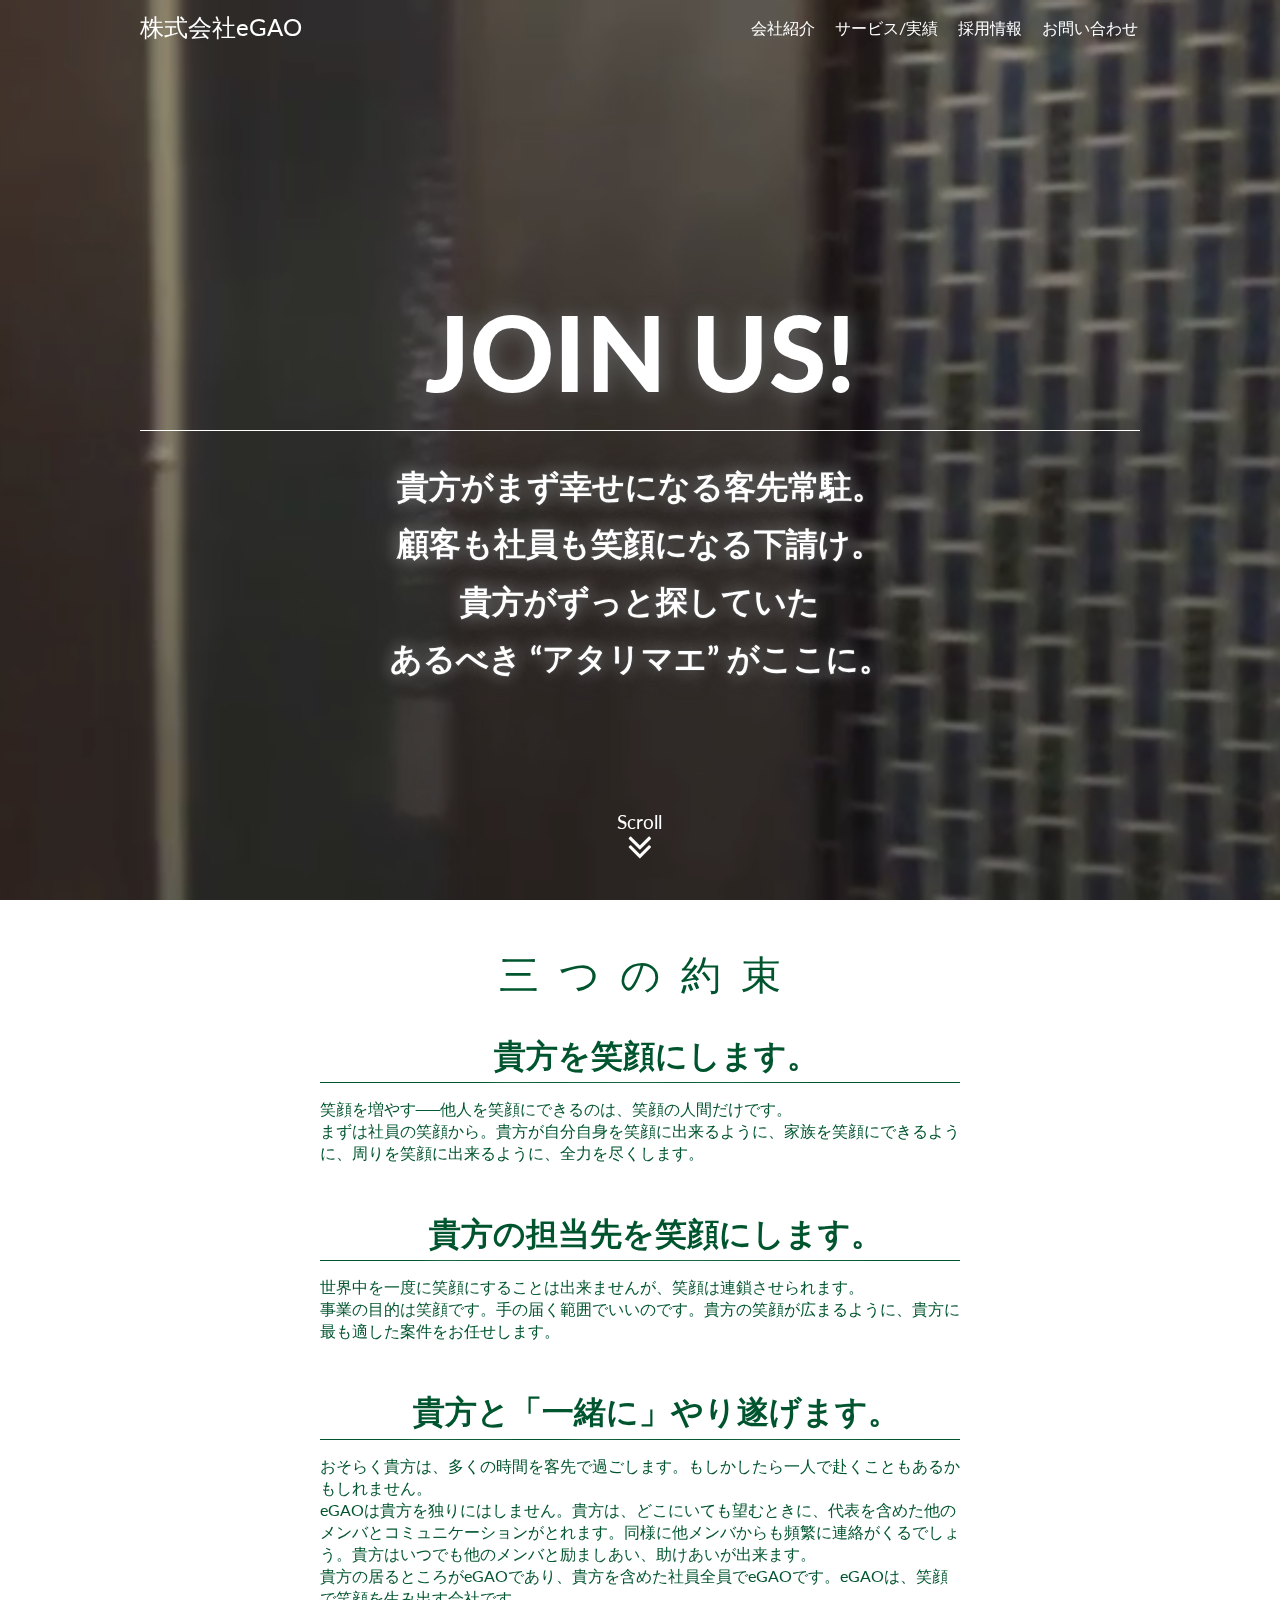
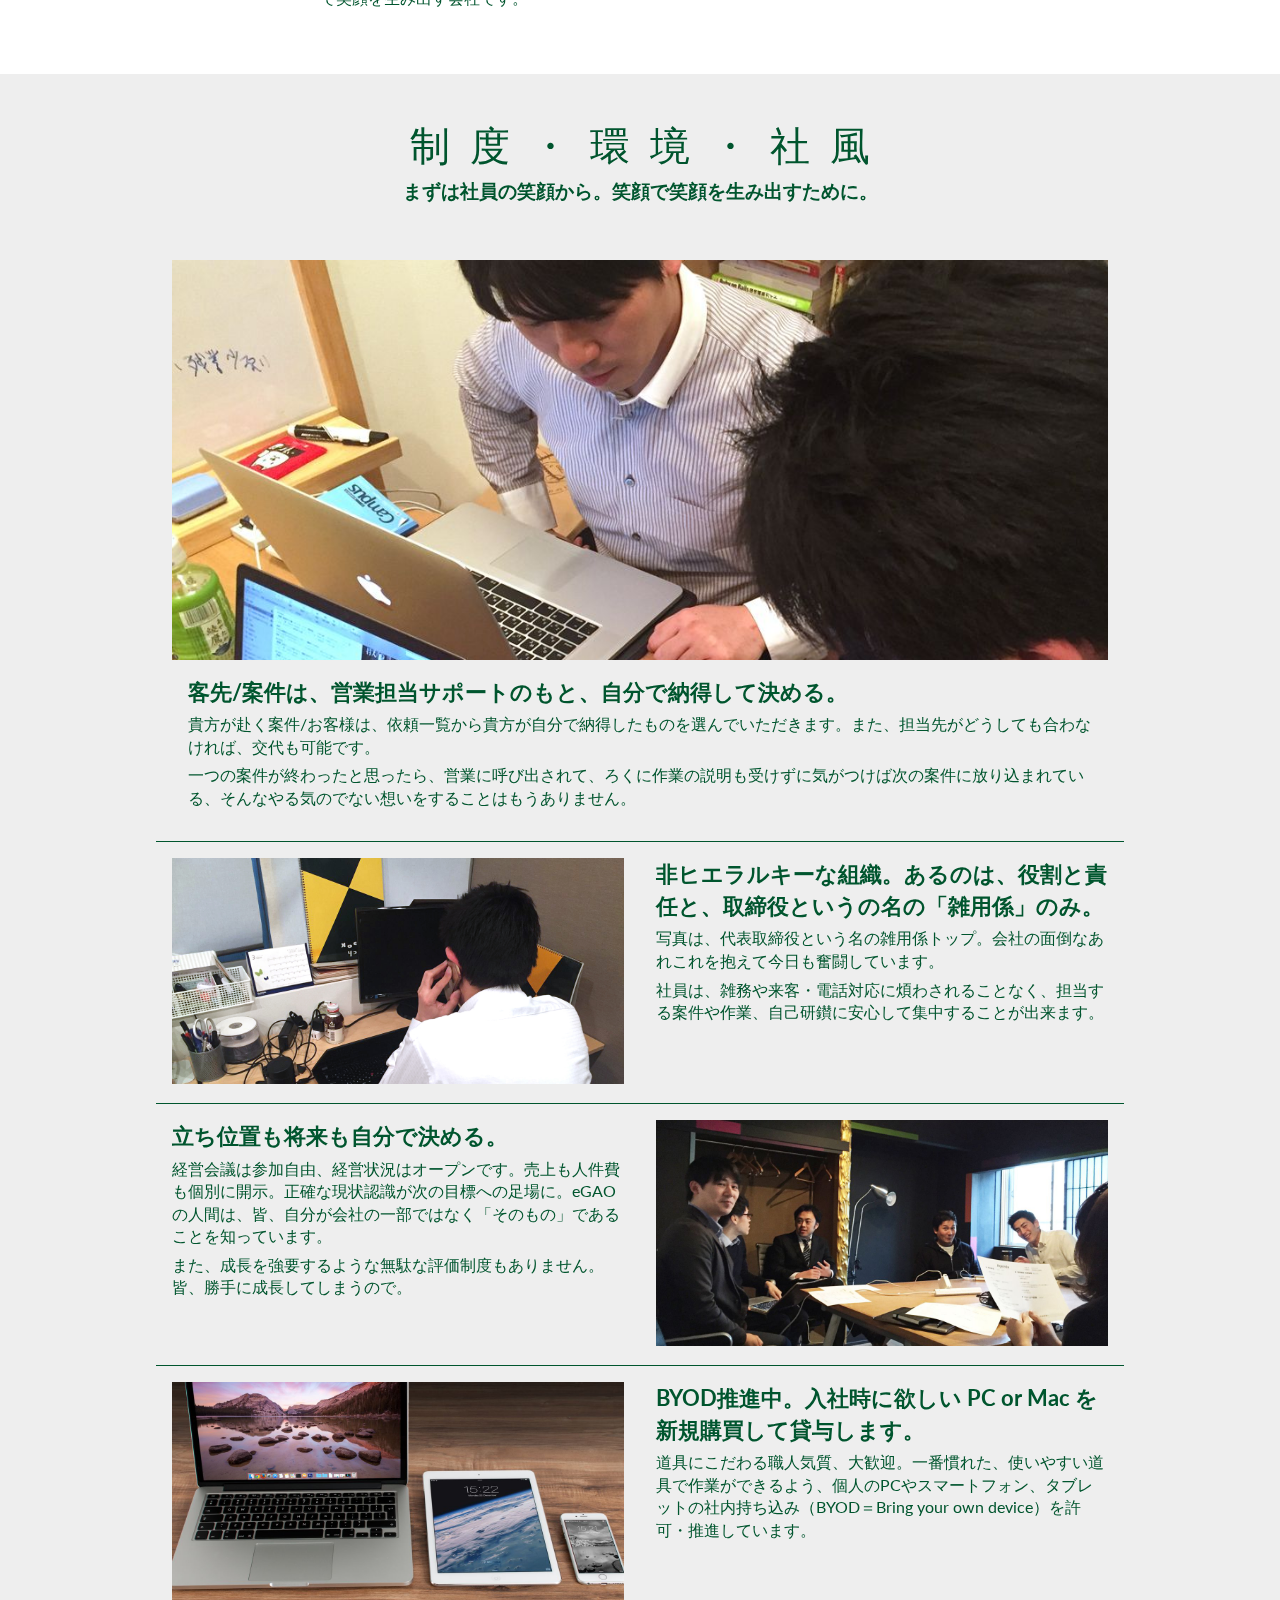
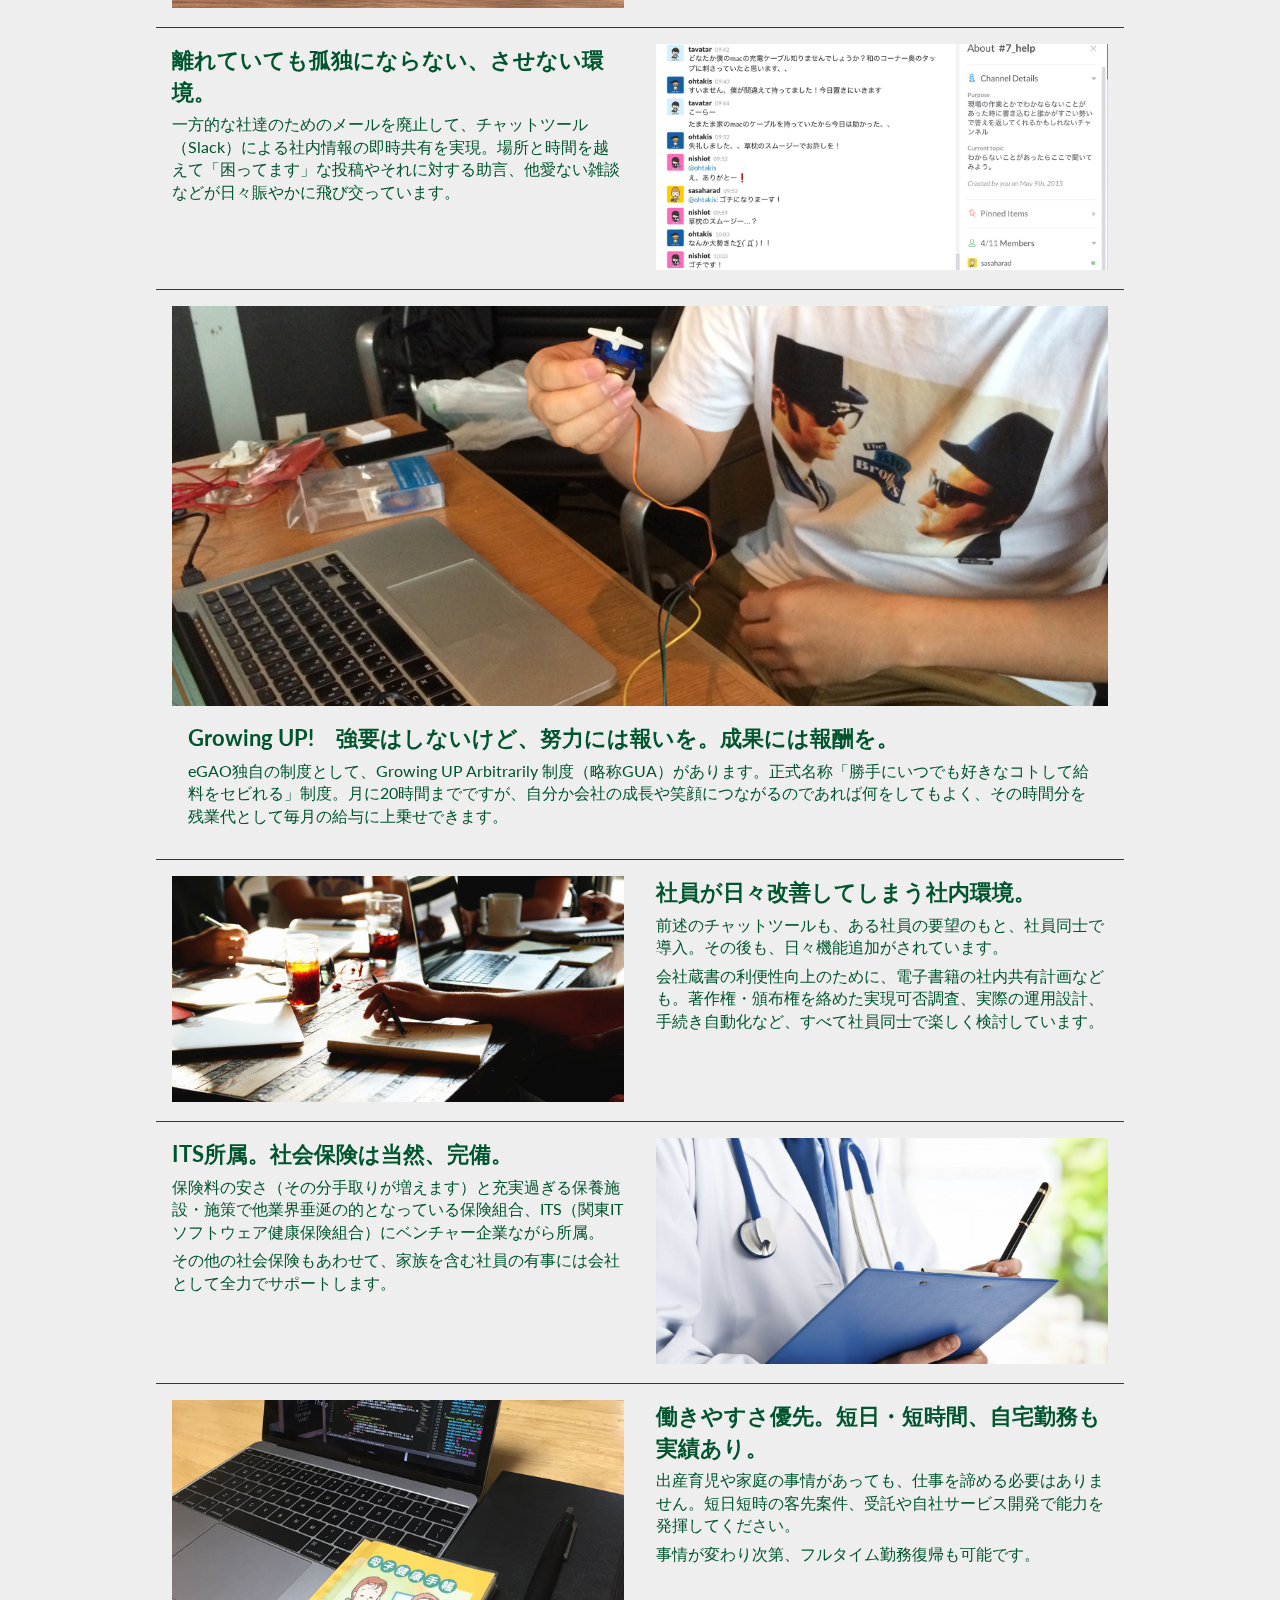
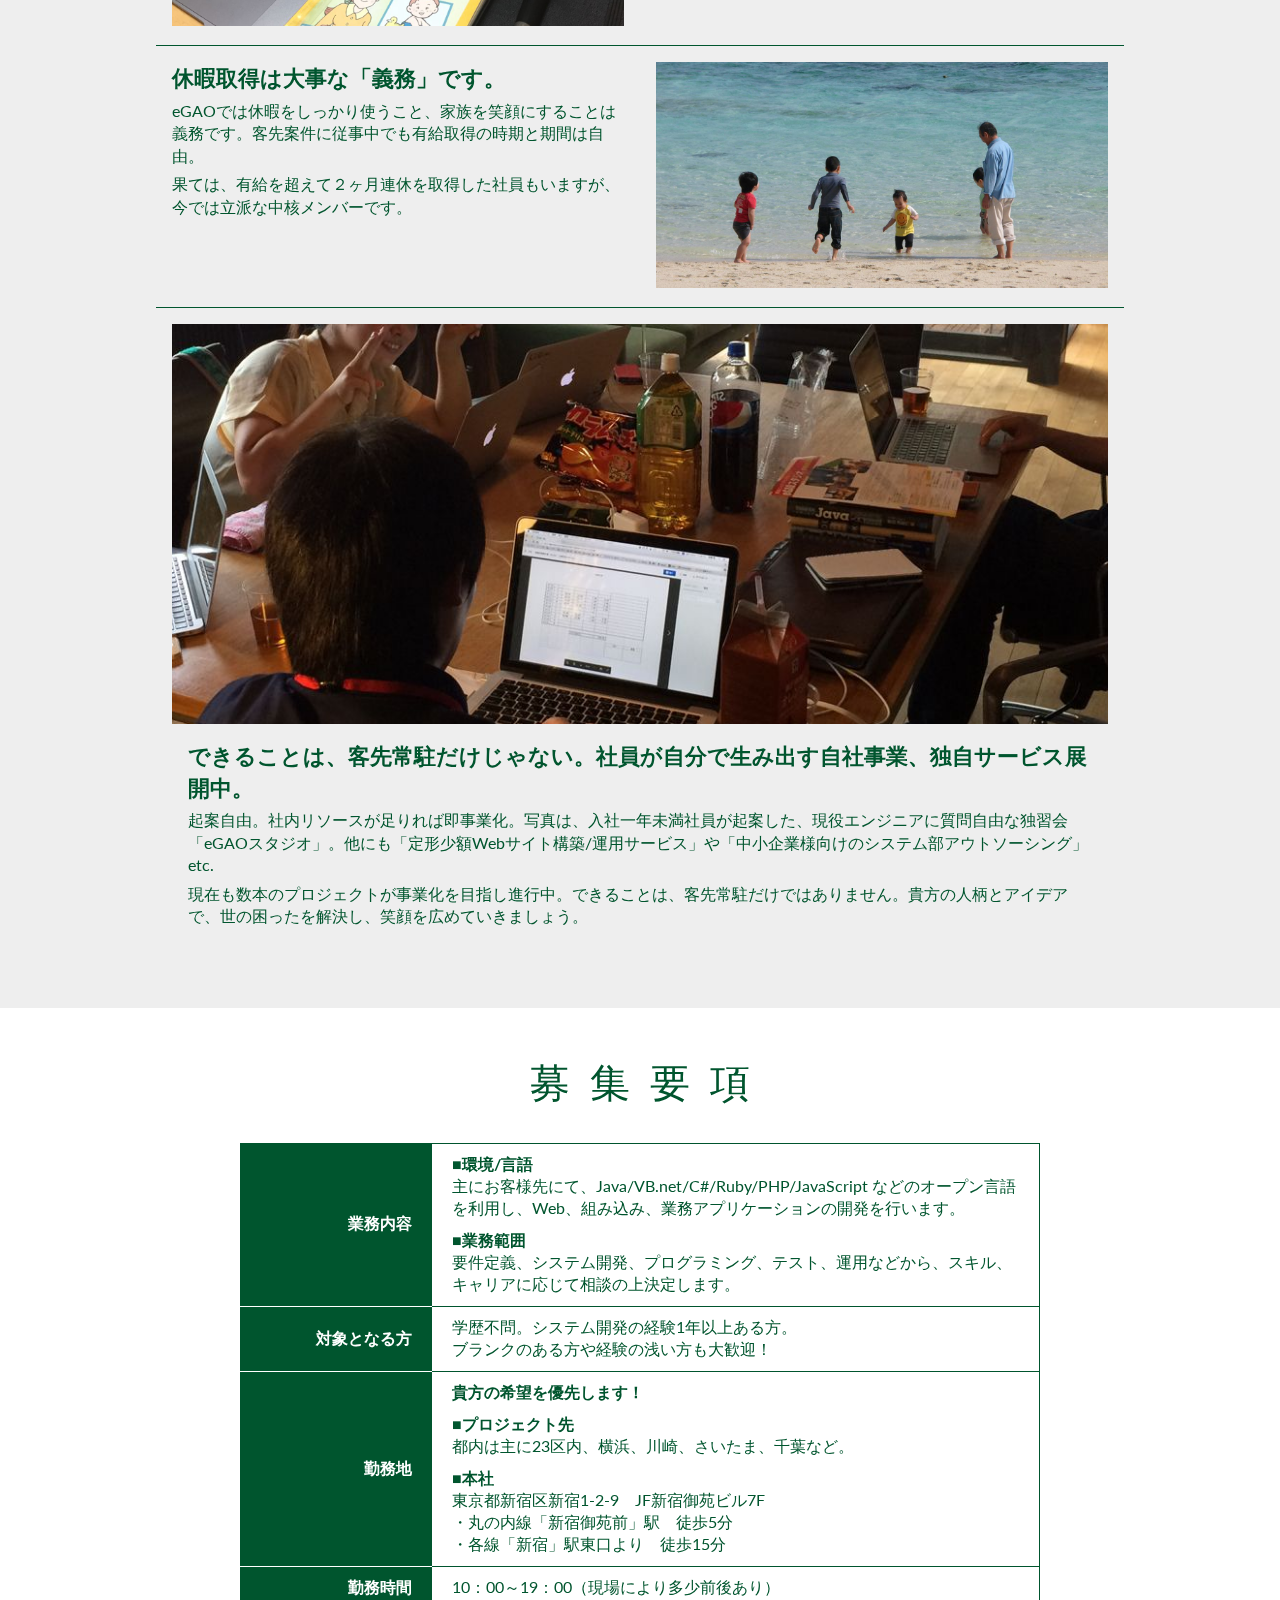
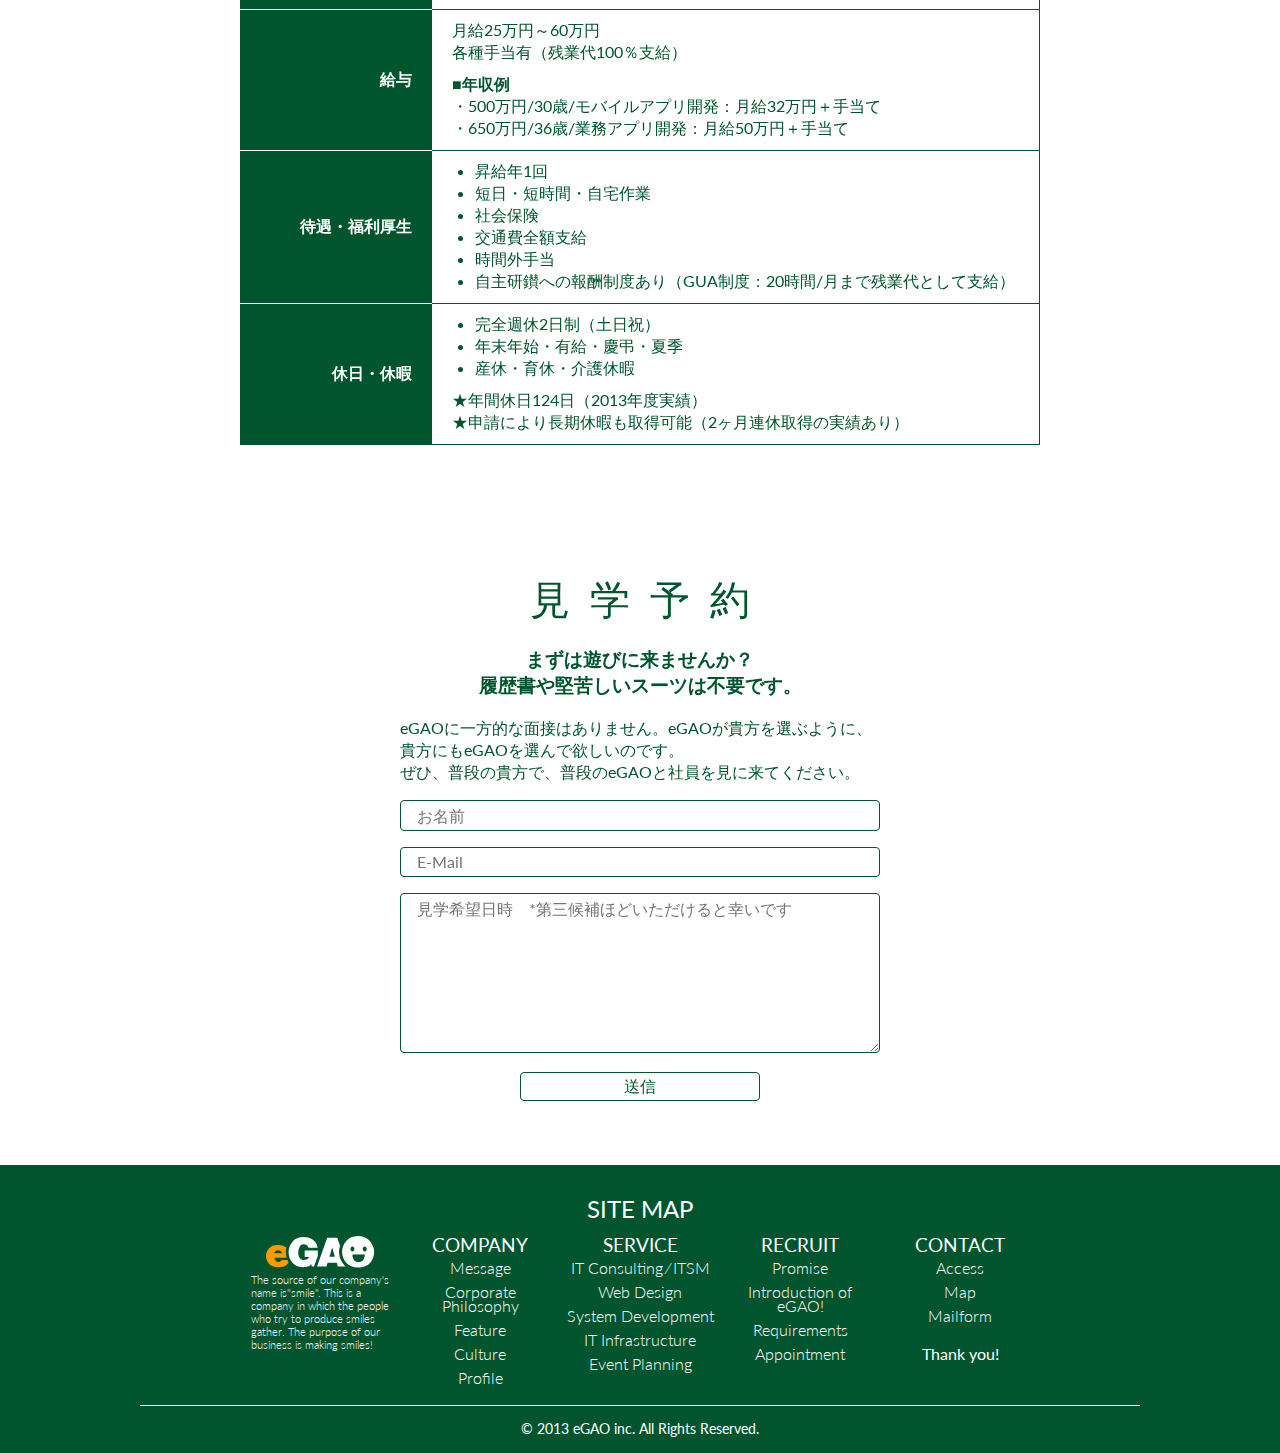
<file: wp/recruit/index.html>
<!DOCTYPE html>
<html lang="ja">
<head>
<meta charset="UTF-8">
<title>採用情報 | 株式会社イーガオ -もっともっとイイ笑顔-</title>
<meta http-equiv="X-UA-Compatible" content="IE=edge"/>
<META NAME="ROBOTS" CONTENT="NOINDEX, NOFOLLOW">
<META NAME="ROBOTS" CONTENT="NOARCHIVE">
<META name="robots" content="noindex,nofollow">
<meta name=viewport content="width=device-width, initial-scale=1">

<link href="https://maxcdn.bootstrapcdn.com/font-awesome/4.4.0/css/font-awesome.min.css" rel="stylesheet">
<link href='https://fonts.googleapis.com/css?family=Lato:400,100,300,900,700' rel='stylesheet' type='text/css'>
<link rel="stylesheet" href="../css/normalize.css">
<link rel="stylesheet" href="../css/style.css">
<link rel="stylesheet" href="../css/button.css">
<link rel="stylesheet" href="../css/recruit.css">
<link rel="stylesheet" href="../css/footer.css">
<link rel="stylesheet" href="../css/parallax.css">
<link rel="stylesheet" href="../css/nav.css">
<link rel="stylesheet" href="../css/ie10.css">

<!--[if lt IE 9]>
<script src="http://oss.maxcdn.com/libs/html5shiv/3.7.0/html5shiv-printshiv.min.js"></script>
<![endif]-->

<!--[if lt IE 8]>
<![endif]-->

<script type="text/javascript" async src="//typesquare.com/accessor/script/typesquare.js?87tvhcInHuw%3D" charset="utf-8"></script>
</head>
<body>

<header class="header" id="header">
    <div class="container">
        <h1><a href="../index.html">株式会社eGAO</a></h1>
        <nav class="menu" id="wide">
            <ul>
                <li><a href="../company/index.html">会社紹介</a></li>
                <li><a href="../service/index.html">サービス/実績</a></li>
                <li><a href="../recruit/index.html">採用情報</a></li>
                <li><a href="../contact/index.html">お問い合わせ</a></li>
            </ul>
        </nav>
        <nav class="slide_menu" id="slide_menu">
            <ul>
                <li><a href="index.html">▲</a></li>
                <li><a href="../index.html">SITE TOP</a></li>
                <li><a href="../company/index.html">会社紹介</a></li>
                <li><a href="../service/index.html">サービス/実績</a></li>
                <li><a href="../recruit/index.html">採用情報</a></li>
                <li><a href="../contact/index.html">お問い合わせ</a></li>
            </ul>
            <img src="../img/egaoLOGO_nuki.svg">
            <p>The source of our company's name is"smile". This is a company in which the people who try to produce smiles gather. The purpose of our business is making smiles!</p>
            <p class="copyright">&copy; 2013 eGAO inc. All Rights Reserved.</p>
            <button id="toggle-btn"><span>Menu</span><i class="fa fa-bars"></i></button>
        </nav>
    </div>
</header>

<section class="hero parallax-window parallax-bg_recruit">
    <video src="../video/recruit.mp4" autoplay muted></video>
    <div class="translucent">
        <div class="container">
            <h1>JOIN US!</h1>
            <h2>貴方がまず幸せになる客先常駐。
            <br>顧客も社員も笑顔になる下請け。
            <br>貴方がずっと探していた
            <br>あるべき “アタリマエ” がここに。</h2>
        </div>
    </div>
    <a class="scrollbtn_a" href="#section01"><p class="scrollbtn_p">Scroll</p><i class="fa fa-angle-double-down scrollbtn_i"></i></a>
</section>

<section class="promise" id="section01">
    <div class="translucent">
    <div class="container">
        <h2 class="section-title"><span>三つの約束</span></h2>
        <h3>貴方を笑顔にします。</h3>
        <p>笑顔を増やす──他人を笑顔にできるのは、笑顔の人間だけです。
        <br>まずは社員の笑顔から。貴方が自分自身を笑顔に出来るように、家族を笑顔にできるように、周りを笑顔に出来るように、全力を尽くします。</p>
        <h3>貴方の担当先を笑顔にします。</h3>
        <p>世界中を一度に笑顔にすることは出来ませんが、笑顔は連鎖させられます。
        <br>事業の目的は笑顔です。手の届く範囲でいいのです。貴方の笑顔が広まるように、貴方に最も適した案件をお任せします。</p>
        <h3>貴方と「一緒に」やり遂げます。</h3>
        <p>おそらく貴方は、多くの時間を客先で過ごします。もしかしたら一人で赴くこともあるかもしれません。
        <br>eGAOは貴方を独りにはしません。貴方は、どこにいても望むときに、代表を含めた他のメンバとコミュニケーションがとれます。同様に他メンバからも頻繁に連絡がくるでしょう。貴方はいつでも他のメンバと励ましあい、助けあいが出来ます。
        <br>貴方の居るところがeGAOであり、貴方を含めた社員全員でeGAOです。eGAOは、笑顔で笑顔を生み出す会社です。</p>
    </div>
    </div>
</section>

<section class="feature" id="section02">
    <div class="translucent">
    <div class="container">
        <h2 class="section-title"><span>制度・環境・社風</span></h2>
        <p class="section-subtitle">まずは社員の笑顔から。笑顔で笑顔を生み出すために。</p>
        <div class="multicolumnbox">
            <div class="column_row1 row1_01">
                <div class="column-box">
                    <h3>客先/案件は、営業担当サポートのもと、自分で納得して決める。</h3>
                    <p>貴方が赴く案件/お客様は、依頼一覧から貴方が自分で納得したものを選んでいただきます。また、担当先がどうしても合わなければ、交代も可能です。</p>
                    <p>一つの案件が終わったと思ったら、営業に呼び出されて、ろくに作業の説明も受けずに気がつけば次の案件に放り込まれている、そんなやる気のでない想いをすることはもうありません。</p>
                </div>
            </div>
        </div>
        <div class="multicolumnbox">
            <div class="column_row2 img-column">
                <div class="column-box">
                    <img src="../img/culture01.jpg">
                </div>
            </div>
            <div class="column_row2 txt-column">
                <div class="column-box">
                    <h3>非ヒエラルキーな組織。あるのは、役割と責任と、取締役というの名の「雑用係」のみ。</h3>
                    <p>写真は、代表取締役という名の雑用係トップ。会社の面倒なあれこれを抱えて今日も奮闘しています。</p>
                    <p>社員は、雑務や来客・電話対応に煩わされることなく、担当する案件や作業、自己研鑚に安心して集中することが出来ます。</p>
                </div>
            </div>
        </div>
        <div class="multicolumnbox">
            <div class="column_row2 txt-column">
                <div class="column-box">
                    <h3>立ち位置も将来も自分で決める。</h3>
                    <p>経営会議は参加自由、経営状況はオープンです。売上も人件費も個別に開示。正確な現状認識が次の目標への足場に。eGAOの人間は、皆、自分が会社の一部ではなく「そのもの」であることを知っています。</p>
                    <p>また、成長を強要するような無駄な評価制度もありません。皆、勝手に成長してしまうので。</p>
                </div>
            </div>
            <div class="column_row2 img-column">
                <div class="column-box">
                    <img src="../img/meeting.jpg">
                </div>
            </div>
        </div>
        <div class="multicolumnbox">
            <div class="column_row2 img-column">
                <div class="column-box">
                    <img src="../img/device.jpg">
                </div>
            </div>
            <div class="column_row2 txt-column">
                <div class="column-box">
                    <h3>BYOD推進中。入社時に欲しい PC or Mac を新規購買して貸与します。</h3>
                    <p>道具にこだわる職人気質、大歓迎。一番慣れた、使いやすい道具で作業ができるよう、個人のPCやスマートフォン、タブレットの社内持ち込み（BYOD＝Bring your own device）を許可・推進しています。</p>
                    <p></p>
                </div>
            </div>
        </div>
        <div class="multicolumnbox">
            <div class="column_row2 txt-column">
                <div class="column-box">
                    <h3>離れていても孤独にならない、させない環境。</h3>
                    <p>一方的な社達のためのメールを廃止して、チャットツール（Slack）による社内情報の即時共有を実現。場所と時間を越えて「困ってます」な投稿やそれに対する助言、他愛ない雑談などが日々賑やかに飛び交っています。</p>
                </div>
            </div>
            <div class="column_row2 img-column">
                <div class="column-box">
                    <img src="../img/slack.jpg">
                </div>
            </div>
        </div>
        <div class="multicolumnbox">
            <div class="column_row1 row1_02">
                <div class="column-box">
                    <h3>Growing UP!　強要はしないけど、努力には報いを。成果には報酬を。</h3>
                    <p>eGAO独自の制度として、Growing UP Arbitrarily 制度（略称GUA）があります。正式名称「勝手にいつでも好きなコトして給料をセビれる」制度。月に20時間までですが、自分か会社の成長や笑顔につながるのであれば何をしてもよく、その時間分を残業代として毎月の給与に上乗せできます。</p>
                </div>
            </div>
        </div>
        <div class="multicolumnbox">
            <div class="column_row2 img-column">
                <div class="column-box">
                    <img src="../img/culture.jpg">
                </div>
            </div>
            <div class="column_row2 txt-column">
                <div class="column-box">
                    <h3>社員が日々改善してしまう社内環境。</h3>
                     <p>前述のチャットツールも、ある社員の要望のもと、社員同士で導入。その後も、日々機能追加がされています。</p>
                     <p>会社蔵書の利便性向上のために、電子書籍の社内共有計画なども。著作権・頒布権を絡めた実現可否調査、実際の運用設計、手続き自動化など、すべて社員同士で楽しく検討しています。</p>
                </div>
            </div>
        </div>
        <div class="multicolumnbox">
            <div class="column_row2 txt-column">
                <div class="column-box">
                    <h3>ITS所属。社会保険は当然、完備。</h3>
                    <p>保険料の安さ（その分手取りが増えます）と充実過ぎる保養施設・施策で他業界垂涎の的となっている保険組合、ITS（関東ITソフトウェア健康保険組合）にベンチャー企業ながら所属。</p>
                    <p>その他の社会保険もあわせて、家族を含む社員の有事には会社として全力でサポートします。</p>
                </div>
            </div>
            <div class="column_row2 img-column">
                <div class="column-box">
                    <img src="../img/health.jpg">
                </div>
            </div>
        </div>
        <div class="multicolumnbox">
            <div class="column_row2 img-column">
                <div class="column-box">
                    <img src="../img/homework.jpg">
                </div>
            </div>
            <div class="column_row2 txt-column">
                <div class="column-box">
                    <h3>働きやすさ優先。短日・短時間、自宅勤務も実績あり。</h3>
                     <p>出産育児や家庭の事情があっても、仕事を諦める必要はありません。短日短時の客先案件、受託や自社サービス開発で能力を発揮してください。</p>
                     <p>事情が変わり次第、フルタイム勤務復帰も可能です。</p>
                </div>
            </div>
        </div>
        <div class="multicolumnbox">
            <div class="column_row2 txt-column">
                <div class="column-box">
                    <h3>休暇取得は大事な「義務」です。</h3>
                    <p>eGAOでは休暇をしっかり使うこと、家族を笑顔にすることは義務です。客先案件に従事中でも有給取得の時期と期間は自由。</p>
                    <p>果ては、有給を超えて２ヶ月連休を取得した社員もいますが、今では立派な中核メンバーです。</p>
                </div>
            </div>
            <div class="column_row2 img-column">
                <div class="column-box">
                    <img src="../img/resort.jpg">
                </div>
            </div>
        </div>
        <div class="multicolumnbox">
            <div class="column_row1 row1_03">
                <div class="column-box">
                    <h3>できることは、客先常駐だけじゃない。社員が自分で生み出す自社事業、独自サービス展開中。</h3>
                    <p>起案自由。社内リソースが足りれば即事業化。写真は、入社一年未満社員が起案した、現役エンジニアに質問自由な独習会「eGAOスタジオ」。他にも「定形少額Webサイト構築/運用サービス」や「中小企業様向けのシステム部アウトソーシング」etc.</p>
                    <p>現在も数本のプロジェクトが事業化を目指し進行中。できることは、客先常駐だけではありません。貴方の人柄とアイデアで、世の困ったを解決し、笑顔を広めていきましょう。</p>
                </div>
            </div>
        </div>
    </div>
</section>

<section class="summary" id="section03">
    <div class="container">
        <h2 class="section-title"><span>募集要項</span></h2>
        <table summary="会社案内表">
            <tr>
                <th>業務内容</th>
                <td>
                    <p><strong>■環境/言語</strong>
                    <br>主にお客様先にて、Java/VB.net/C#/Ruby/PHP/JavaScript などのオープン言語を利用し、Web、組み込み、業務アプリケーションの開発を行います。</p>
                    <p><strong>■業務範囲</strong>
                    <br>要件定義、システム開発、プログラミング、テスト、運用などから、スキル、キャリアに応じて相談の上決定します。</p>
                </td>
            </tr>
            <tr>
                <th>対象となる方</th>
                <td>
                    <p>学歴不問。システム開発の経験1年以上ある方。
                    <br>ブランクのある方や経験の浅い方も大歓迎！</p>
                </td>
            </tr>
            <tr>
                <th>勤務地</th>
                <td>
                    <p><strong>貴方の希望を優先します！</strong></p>
                    <p><strong>■プロジェクト先</strong>
                    <br>都内は主に23区内、横浜、川崎、さいたま、千葉など。</p>
                    <p><strong>■本社</strong>
                    <br>東京都新宿区新宿1-2-9　JF新宿御苑ビル7F
                    <br>・丸の内線「新宿御苑前」駅　徒歩5分
                    <br>・各線「新宿」駅東口より　徒歩15分</p>
                </td>
            </tr>
            <tr>
                <th>勤務時間</th>
                <td>
                    <p>10：00～19：00（現場により多少前後あり）</p>
                </td>
            </tr>
            <tr>
                <th>給与</th>
                <td>
                    <p>月給25万円～60万円
                    <br>各種手当有（残業代100％支給）</p>
                    <p><strong>■年収例</strong>
                    <br>・500万円/30歳/モバイルアプリ開発：月給32万円＋手当て
                    <br>・650万円/36歳/業務アプリ開発：月給50万円＋手当て
                </td>
            </tr>
            <tr>
                <th>待遇・福利厚生</th>
                <td>
                    <ul>
                        <li>昇給年1回</li>
                        <li>短日・短時間・自宅作業</li>
                        <li>社会保険</li>
                        <li>交通費全額支給</li>
                        <li>時間外手当</li>
                        <li>自主研鑚への報酬制度あり（GUA制度：20時間/月まで残業代として支給）</li>
                    </ul>
                </td>
            </tr>
            <tr>
                <th>休日・休暇</th>
                <td>
                    <ul>
                        <li>完全週休2日制（土日祝）</li>
                        <li>年末年始・有給・慶弔・夏季</li>
                        <li>産休・育休・介護休暇</li>
                    </ul>
                    <p>★年間休日124日（2013年度実績）
                    <br>★申請により長期休暇も取得可能（2ヶ月連休取得の実績あり）</p>
                </td>
            </tr>
        </table>
    </div>
</section>

<section class="contact parallax-window parallax-bg_company04" id="section04">
    <div class="translucent">
    <div class="container">
        <h2 class="section-title"><span>見学予約</span></h2>
        <p class="section-subtitle">まずは遊びに来ませんか？ 
        <br>履歴書や堅苦しいスーツは不要です。</p>
        <p>eGAOに一方的な面接はありません。eGAOが貴方を選ぶように、貴方にもeGAOを選んで欲しいのです。
        <br>ぜひ、普段の貴方で、普段のeGAOと社員を見に来てください。</p>
        <form action="https://form.run/api/v1/r/jwjPgAtUZX2DlEPfmWxE" method="post" class="formrun">
            <p>
                <label for="name">お名前:</label>
                <input type="text" id="name" required="required" placeholder="お名前" name="お名前">
            </p>
            <p>
                <label for="mail">E-mail:</label>
                <input type="email" id="mail" required="required" placeholder="E-Mail" name="メールアドレス">
            </p>
            <p>
                <label for="msg">本文:</label>
                <textarea id="msg" placeholder="見学希望日時　*第三候補ほどいただけると幸いです" name="見学希望日時" required="required"></textarea>
            </p>
            <button type="submit" class="btn">送信</button>
        </form>
    </div>
    </div>
</section>

<footer class="footer">
    <div class="container">
        <h2>SITE MAP</h2>
        <div class="multicolumnbox">
            <div class="column col01">
                <div class="column-box">
                    <img src="../img/egaoLOGO_nuki.svg">
                    <p>The source of our company's name is"smile". This is a company in which the people who try to produce smiles gather. The purpose of our business is making smiles!</p>
                </div>
            </div>
            <div class="column col02">
                <div class="column-box">
                <h3><a href="../company/index.html">COMPANY</a></h3>
                    <ul>
                        <li><a href="../company/index.html#section01">Message</a></li>
                        <li><a href="../company/index.html#section02">Corporate<br>Philosophy</a></li>
                        <li><a href="../company/index.html#section03">Feature</a></li>
                        <li><a href="../company/index.html#section04">Culture</a></li>
                        <li><a href="../company/index.html#section05">Profile</a></li>
                    </ul>
                </div>
            </div>
            <div class="column col03">
              <div class="column-box">
                <h3><a href="../service/index.html">SERVICE</a></h3>
                <ul>
                    <li><a href="../service/index.html#servicemenu01">IT Consulting &frasl; ITSM</a></li>
                    <li><a href="../service/index.html#servicemenu02">Web Design</a></li>
                    <li><a href="../service/index.html#servicemenu03">System Development</a></li>
                    <li><a href="../service/index.html#servicemenu04">IT Infrastructure </a></li>
                    <li><a href="../service/index.html#servicemenu05">Event Planning</a></li>
                </ul>
              </div>
            </div>
            <div class="column col04">
              <div class="column-box">
                <h3><a href="../recruit/index.html#">RECRUIT</a></h3>
                <ul>
                    <li><a href="../recruit/index.html#section01">Promise</a></li>
                    <li><a href="../recruit/index.html#section02">Introduction&nbsp;of
                    <br>eGAO!</a></li>
                    <li><a href="../recruit/index.html#section03">Requirements</a></li>
                    <li><a href="../recruit/index.html#section04">Appointment</a></li>
                </ul>
              </div>
            </div>
            <div class="column col05">
              <div class="column-box">
                <h3><a href="../contact/index.html">CONTACT</a></h3>
                <ul>
                    <li><a href="../contact/index.html#section01">Access</a></li>
                    <li><a href="../contact/index.html#section01">Map</a></li>
                    <li><a href="../contact/index.html#section02">Mailform</a></li>
                </ul>
                <p>Thank you!</p>
              </div>
            </div>
        </div>
        <p id="copyright">&copy; 2013 eGAO inc. All Rights Reserved.</p>
    </div>
</footer>

<script src="https://ajax.googleapis.com/ajax/libs/jquery/1.11.0/jquery.min.js"></script>
<script src="https://sdk.form.run/js/v1/sdk.js"></script>
<script src="../js/nav.js"></script>
<script type="text/javascript">//ページ内リンク、#非表示。スムーズスクロール
  $('a[href^=#]').click(function(){
    var speed = 800;
    var href= $(this).attr("href");
    var target = $(href == "#" || href == "" ? 'html' : href);
    var position = target.offset().top;
    $("html, body").animate({scrollTop:position}, speed, "swing");
    return false;
  });
</script>
</body>
</html>
</file>
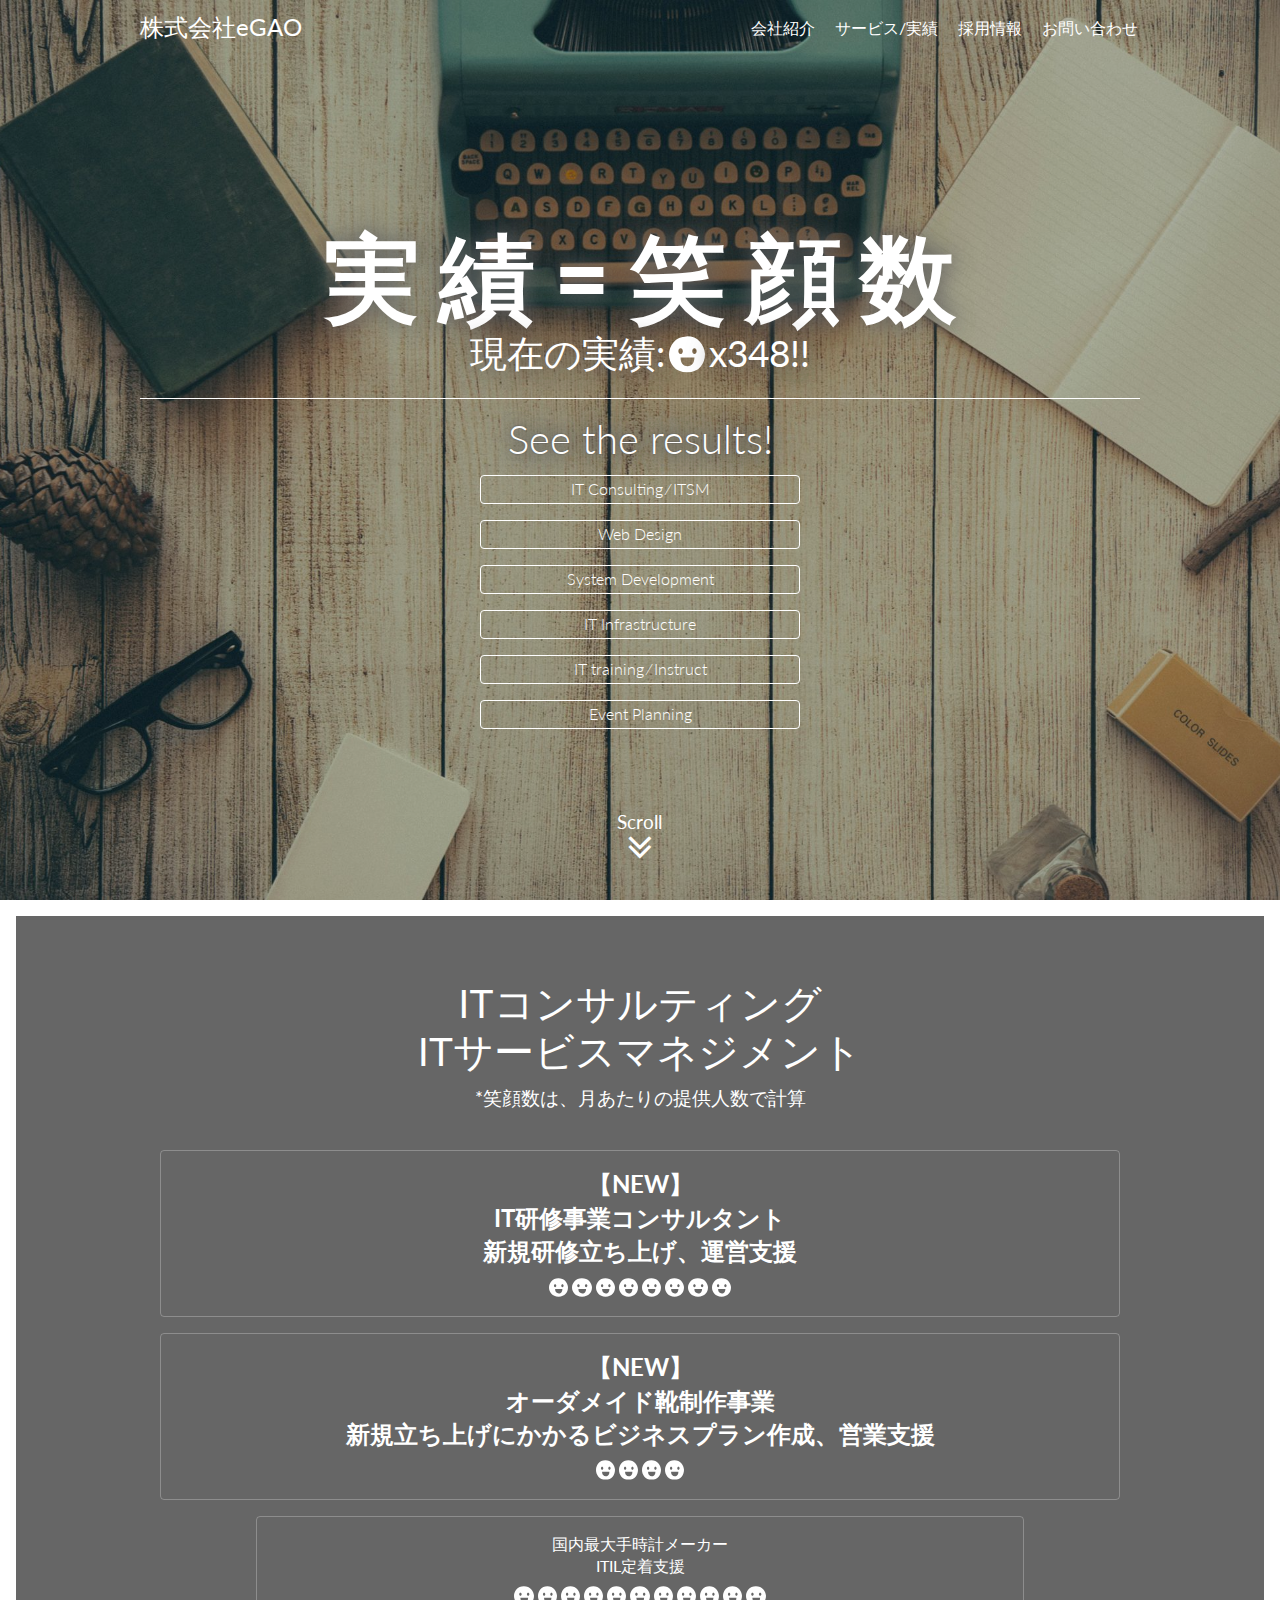
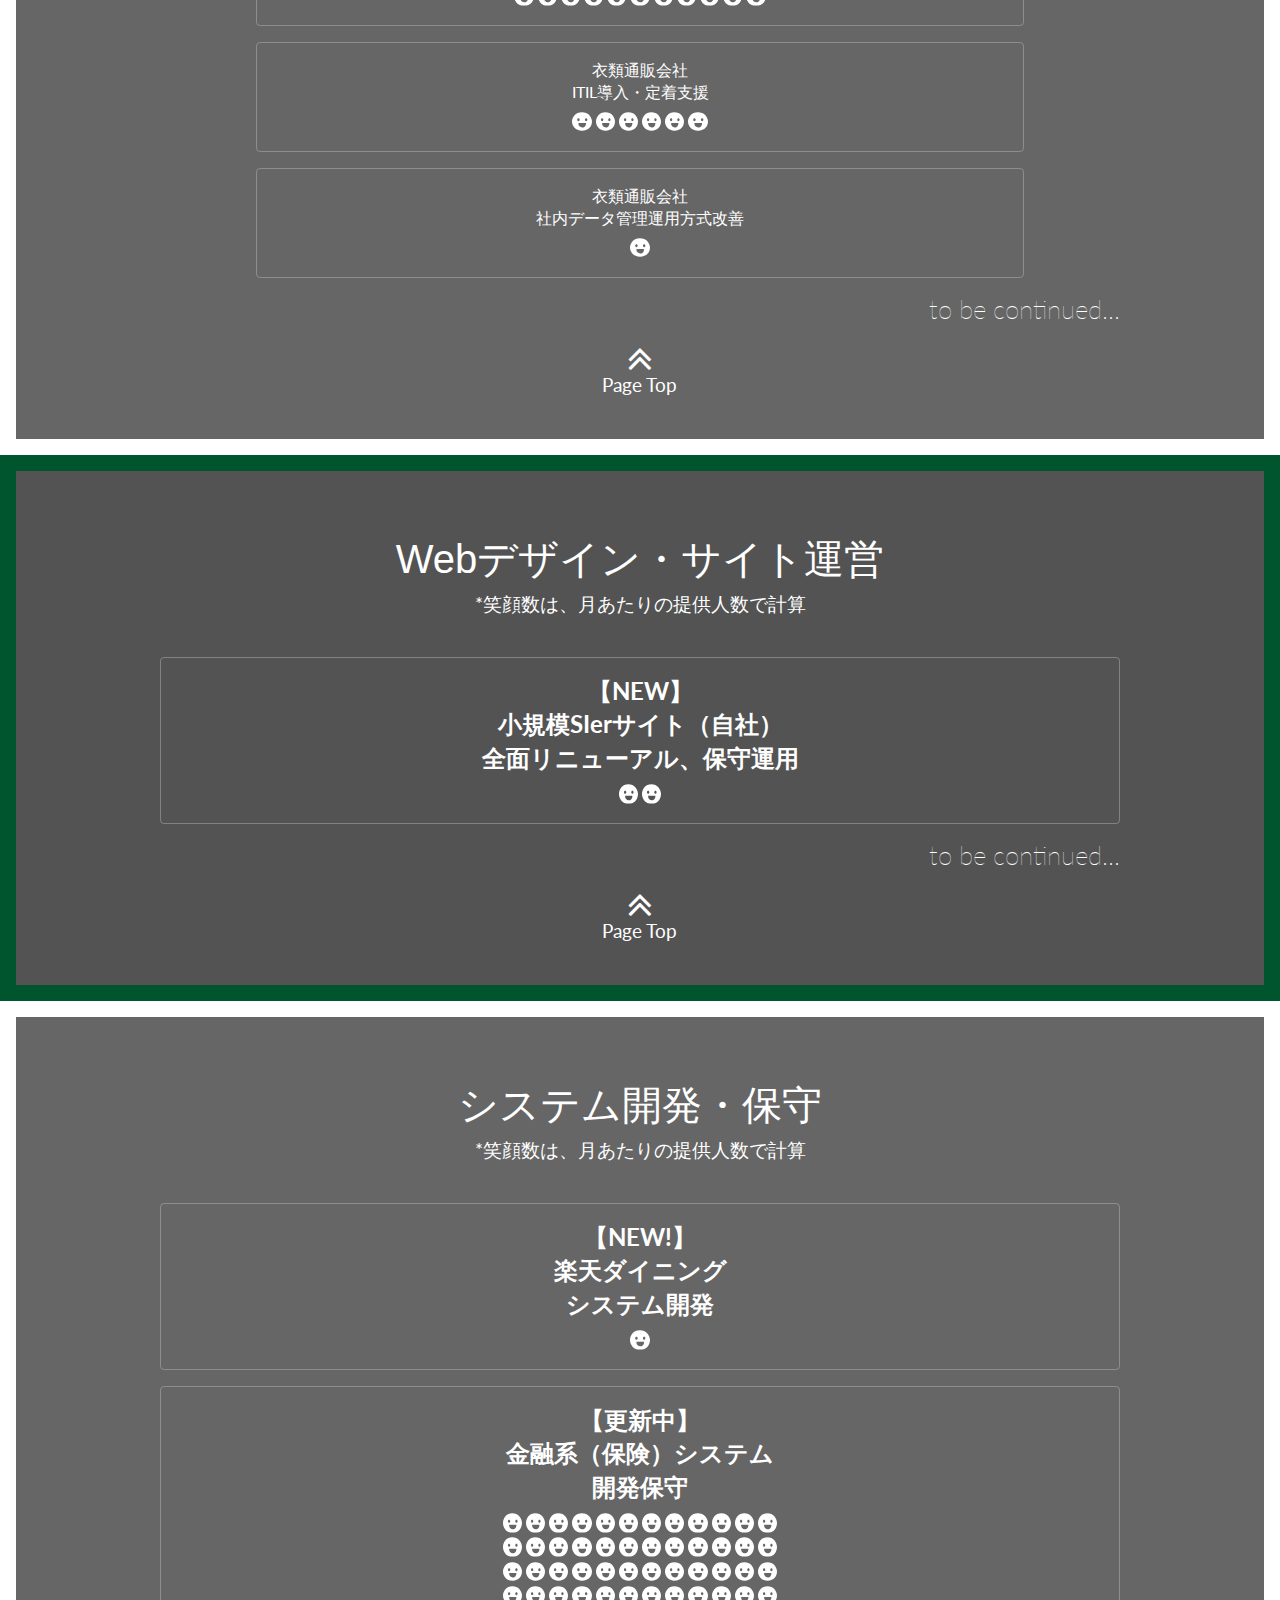
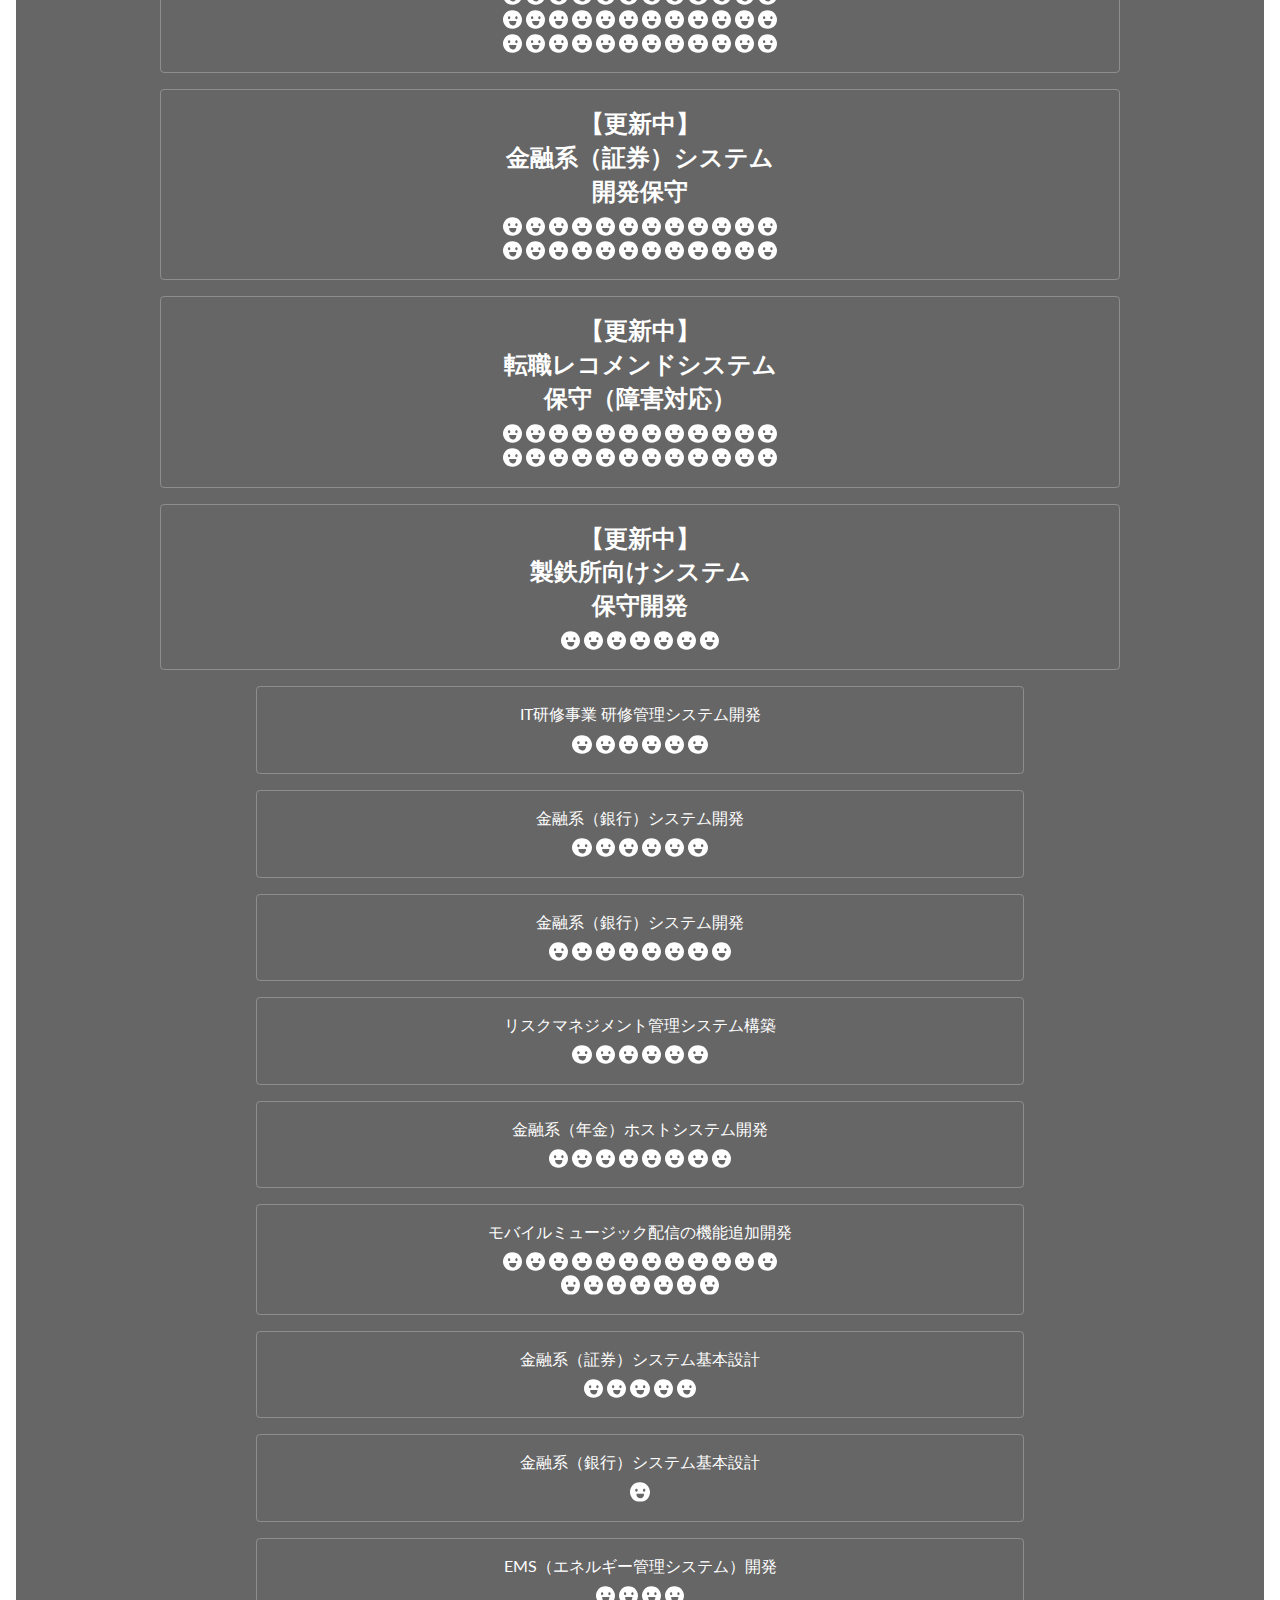
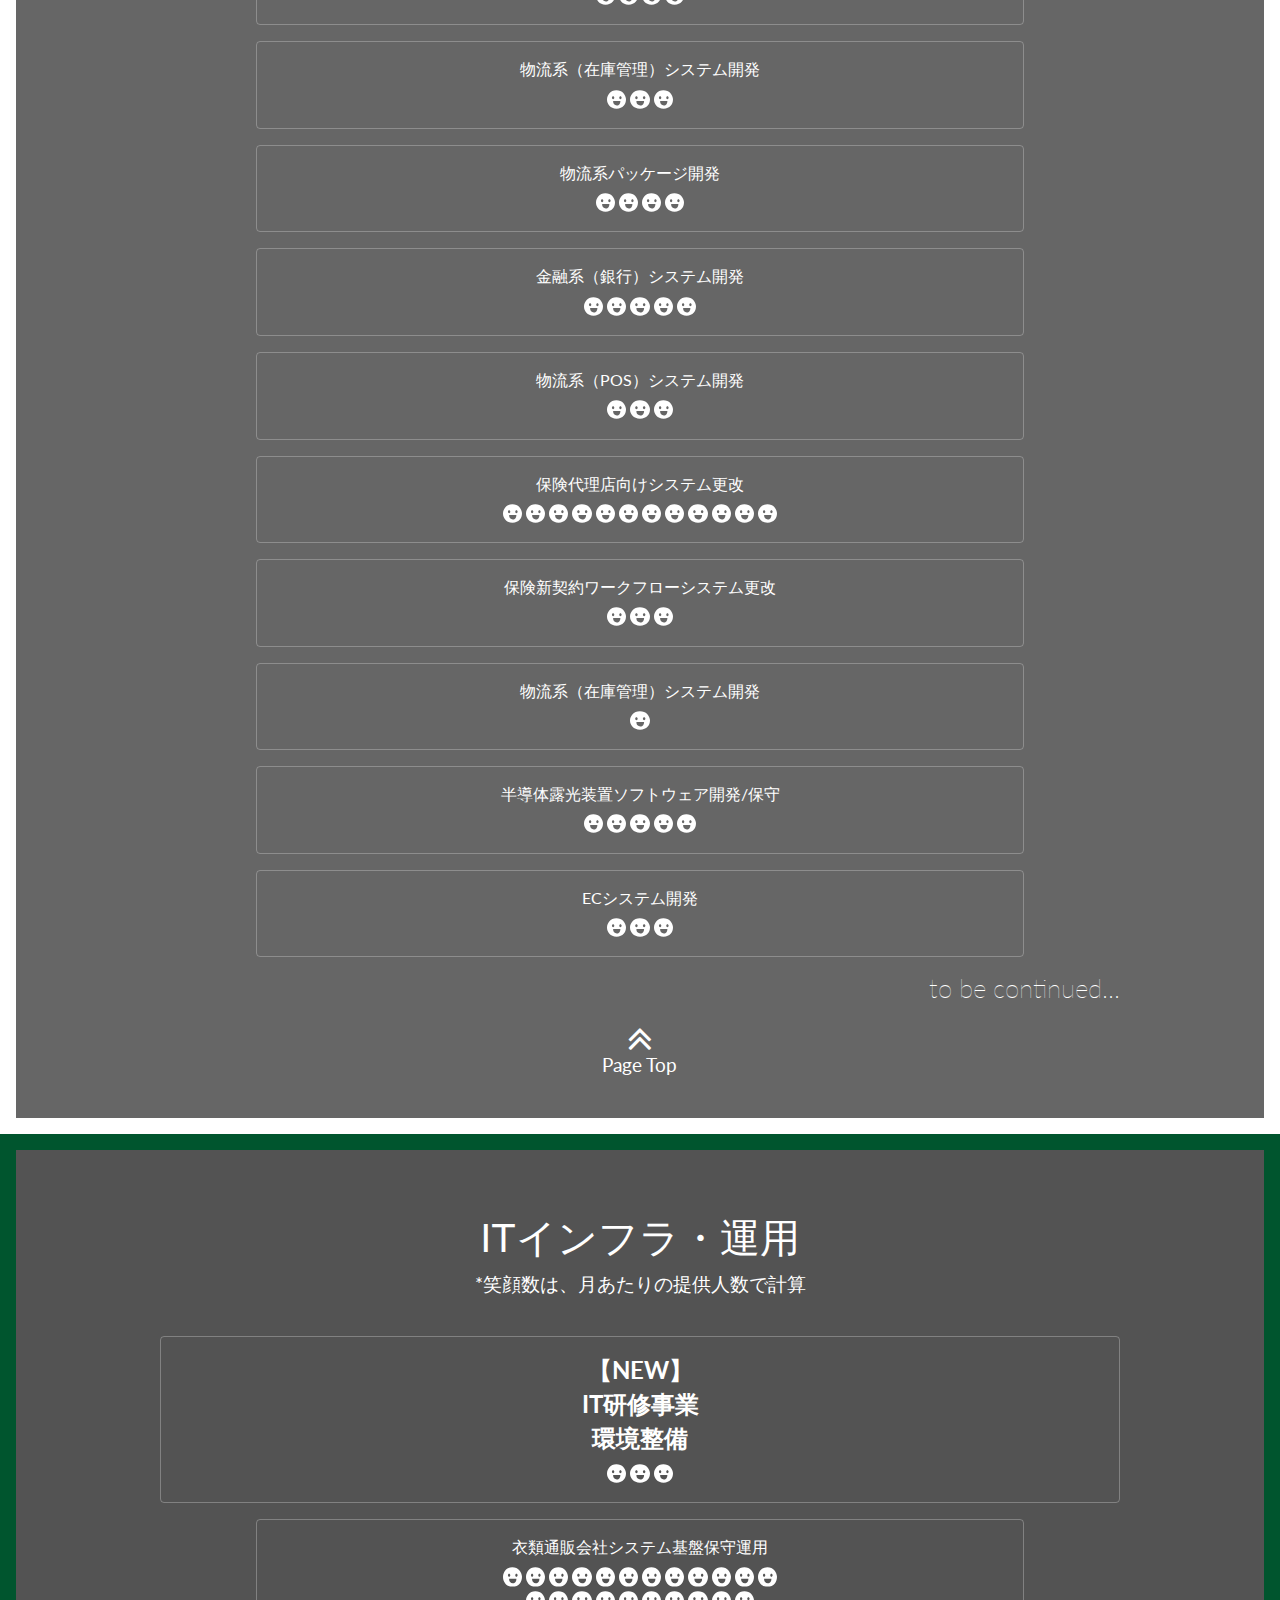
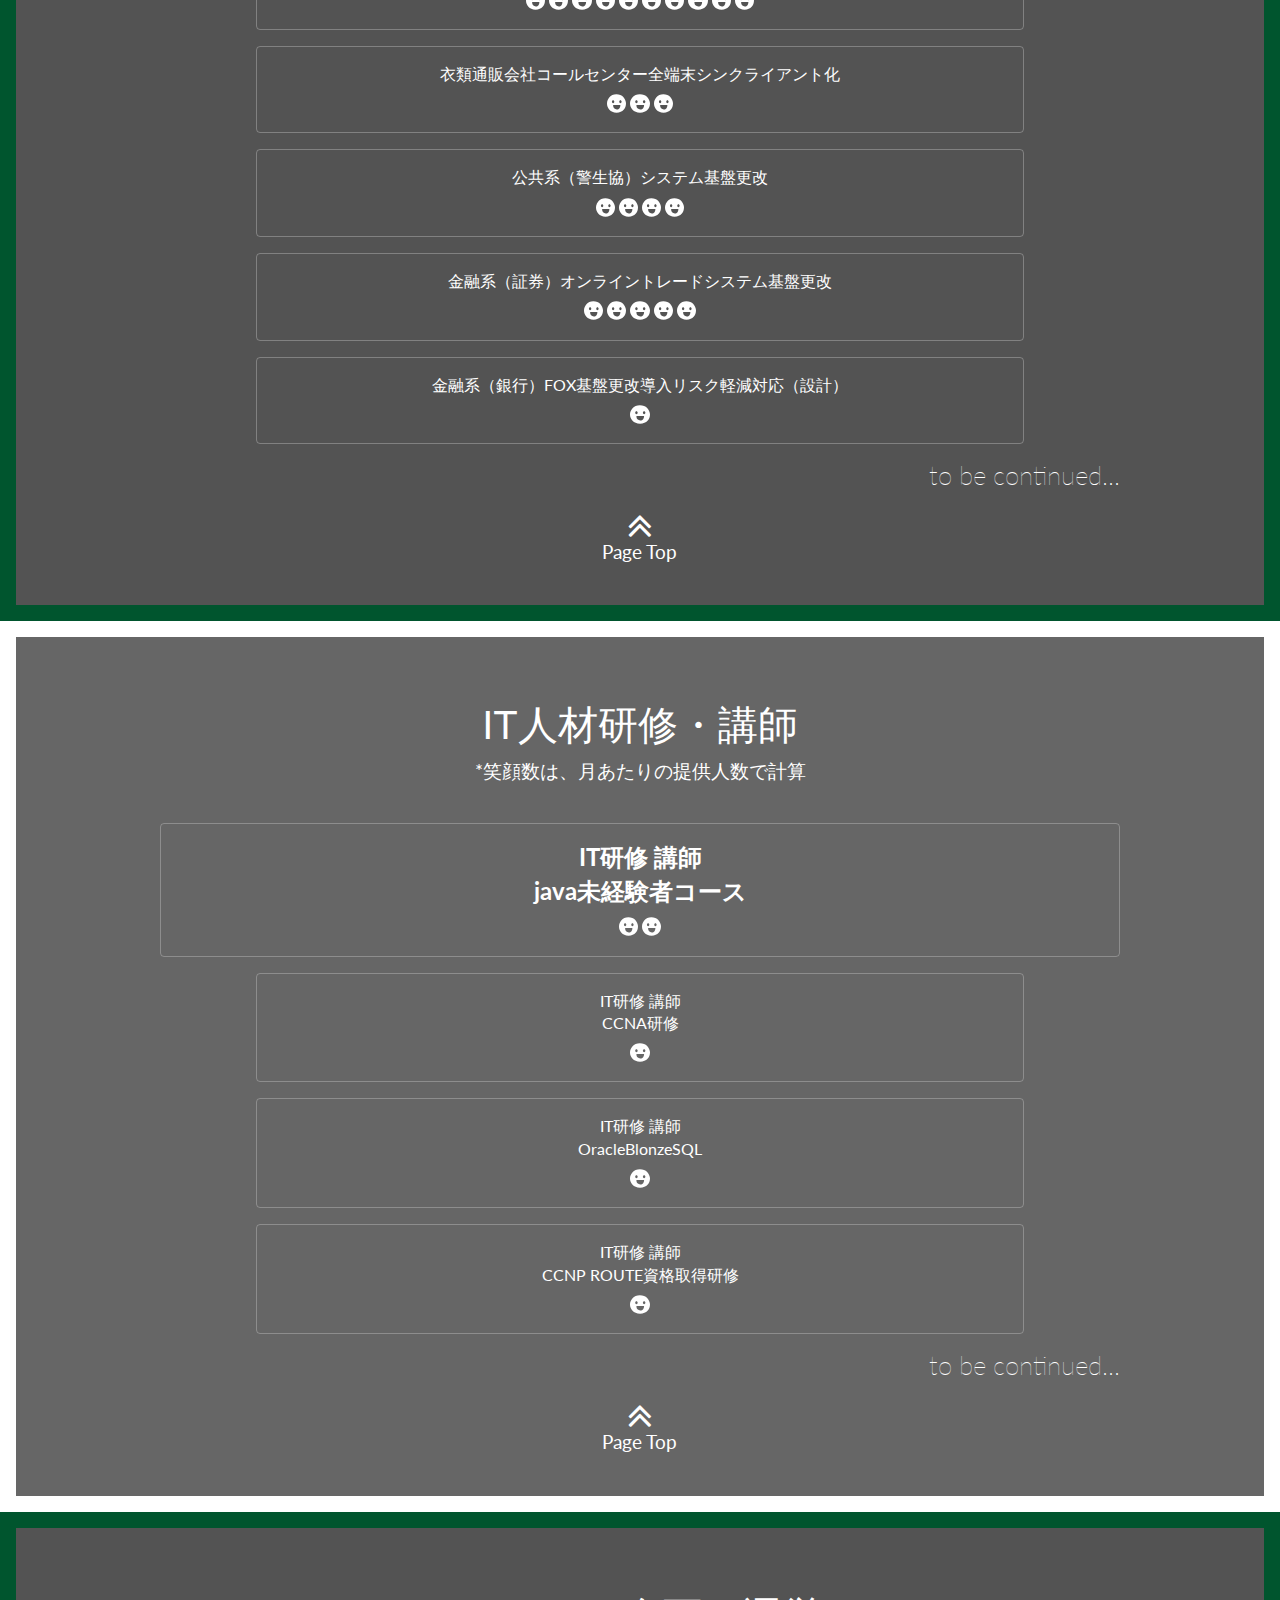
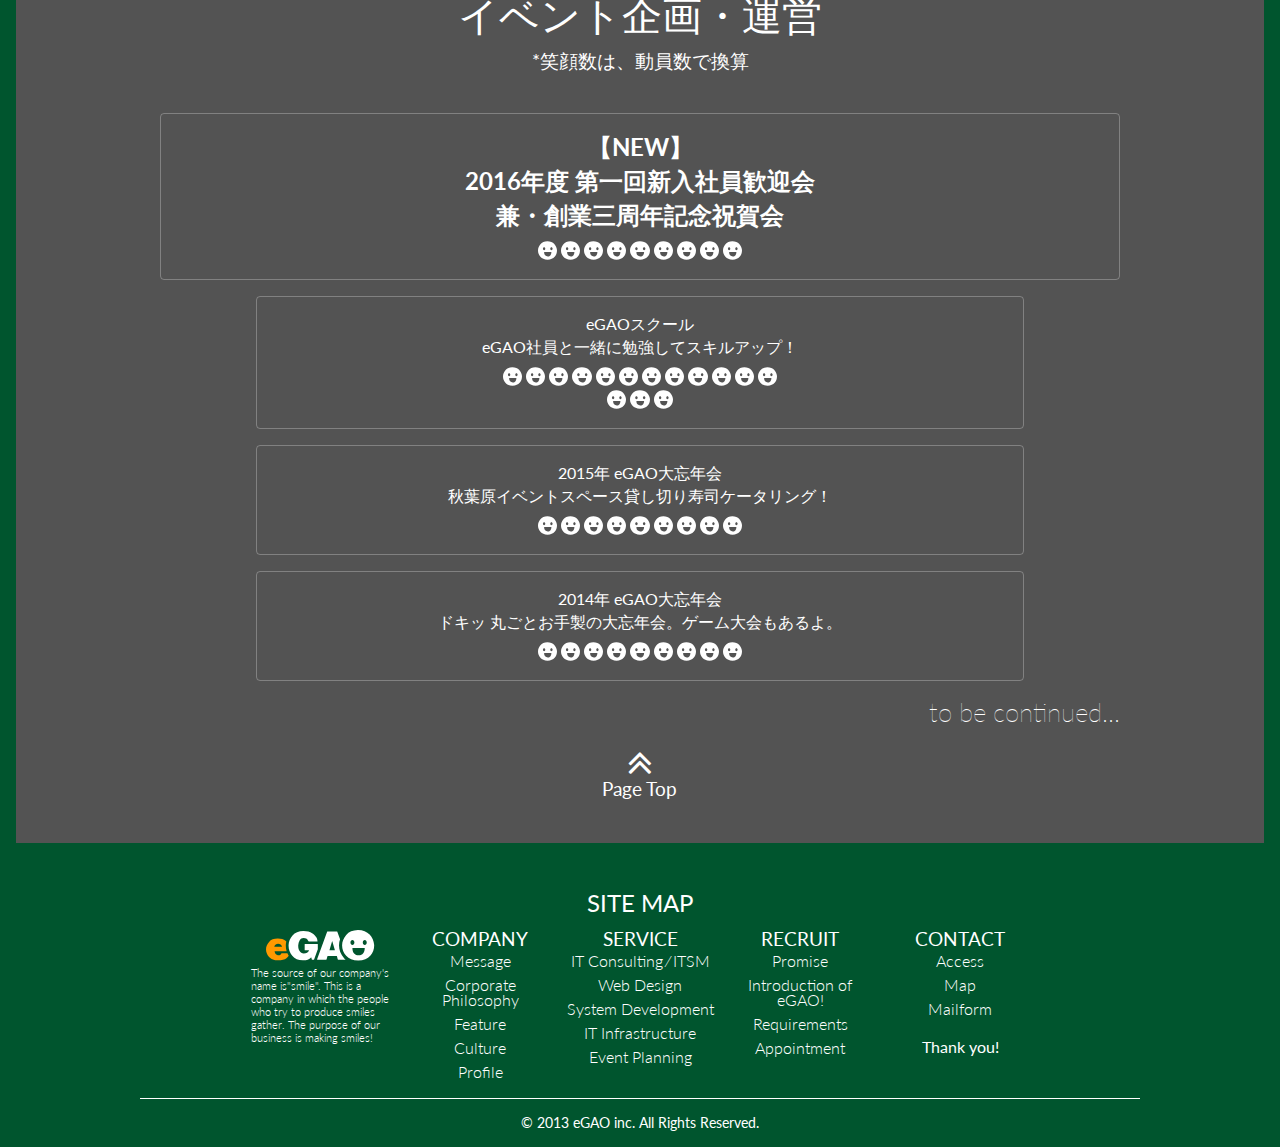
<file: wp/service/index.html>
<!DOCTYPE html>
<html lang="ja">
<head>
<meta charset="UTF-8">
<title>サービス/笑顔実績　株式会社イーガオ -もっともっとイイ笑顔-</title>
<meta http-equiv="X-UA-Compatible" content="IE=edge"/>
<META NAME="ROBOTS" CONTENT="NOINDEX, NOFOLLOW">
<META NAME="ROBOTS" CONTENT="NOARCHIVE">
<META name="robots" content="noindex,nofollow">
<meta name=viewport content="width=device-width, initial-scale=1">

<link href="https://maxcdn.bootstrapcdn.com/font-awesome/4.4.0/css/font-awesome.min.css" rel="stylesheet">
<link href='https://fonts.googleapis.com/css?family=Lato:400,100,300,900,700' rel='stylesheet' type='text/css'>
<link rel="stylesheet" href="../css/normalize.css">
<link rel="stylesheet" href="../css/style.css">
<link rel="stylesheet" href="../css/button.css">
<link rel="stylesheet" href="../css/service.css">
<link rel="stylesheet" href="../css/footer.css">
<link rel="stylesheet" href="../css/parallax.css">
<link rel="stylesheet" href="../css/nav.css">
<link rel="stylesheet" href="../css/ie10.css">

<!--[if lt IE 9]>
<script src="http://oss.maxcdn.com/libs/html5shiv/3.7.0/html5shiv-printshiv.min.js"></script>
<![endif]-->

<!--[if lt IE 8]>
<![endif]-->

<script type="text/javascript" async src="//typesquare.com/accessor/script/typesquare.js?87tvhcInHuw%3D" charset="utf-8"></script>
</head>
<body>

<header class="header" id="header">
    <div class="container">
        <h1><a href="../index.html">株式会社eGAO</a></h1>
        <nav class="menu" id="wide">
            <ul>
                <li><a href="../company/index.html">会社紹介</a></li>
                <li><a href="../service/index.html">サービス/実績</a></li>
                <li><a href="../recruit/index.html">採用情報</a></li>
                <li><a href="../contact/index.html">お問い合わせ</a></li>
            </ul>
        </nav>
        <nav class="slide_menu" id="slide_menu">
            <ul>
                <li><a href="index.html">▲</a></li>
                <li><a href="../index.html">SITE TOP</a></li>
                <li><a href="../company/index.html">会社紹介</a></li>
                <li><a href="../service/index.html">サービス/実績</a></li>
                <li><a href="../recruit/index.html">採用情報</a></li>
                <li><a href="../contact/index.html">お問い合わせ</a></li>
            </ul>
            <img src="../img/egaoLOGO_nuki.svg">
            <p>The source of our company's name is"smile". This is a company in which the people who try to produce smiles gather. The purpose of our business is making smiles!</p>
            <p class="copyright">&copy; 2013 eGAO inc. All Rights Reserved.</p>
            <button id="toggle-btn"><span>Menu</span><i class="fa fa-bars"></i></button>
        </nav>
    </div>
</header>

<section class="hero parallax-window parallax-bg_service01" id="section01">
    <div class="translucent">
    	<div class="container">
    		<h1>実績=笑顔数</h1>
            <p>現在の実績:<img src="../img/eGAOsmileWhite.svg" alt="笑顔マーク">x348!!</p>
            <h2>See the results!</h2>
            <a class="btn" href="#servicemenu01">IT Consulting &frasl; ITSM</a>
            <a class="btn" href="#servicemenu02">Web Design</a>
            <a class="btn" href="#servicemenu03">System Development</a>
            <a class="btn" href="#servicemenu04">IT Infrastructure</a>
            <a class="btn" href="#servicemenu05">IT training &frasl; Instruct</a>
            <a class="btn" href="#servicemenu06">Event Planning</a>
    	</div>
    </div>
    <a class="scrollbtn_a" href="#servicemenu01"><p class="scrollbtn_p">Scroll</p><i class="fa fa-angle-double-down scrollbtn_i"></i></a>
</section>
    
<section class="servicemenu white" id="servicemenu01">
    <div class="translucent">
        <div class="container">
            <h2 class="section-title">ITコンサルティング<br>ITサービスマネジメント</h2>
            <p class="section-subtitle">*笑顔数は、月あたりの提供人数で計算</p>
            <div class="content content_new">
                <h3>【NEW】
                <br>IT研修事業コンサルタント
                <br>新規研修立ち上げ、運営支援</h3>
                <p class="egaocount">
                    <img src="../img/eGAOsmileWhite.svg" alt="笑顔マーク">
                    <img src="../img/eGAOsmileWhite.svg" alt="笑顔マーク">
                    <img src="../img/eGAOsmileWhite.svg" alt="笑顔マーク">
                    <img src="../img/eGAOsmileWhite.svg" alt="笑顔マーク">
                    <img src="../img/eGAOsmileWhite.svg" alt="笑顔マーク">
                    <img src="../img/eGAOsmileWhite.svg" alt="笑顔マーク">
                    <img src="../img/eGAOsmileWhite.svg" alt="笑顔マーク">
                    <img src="../img/eGAOsmileWhite.svg" alt="笑顔マーク">
                </p>
            </div>
            <div class="content content_new">
                <h3>【NEW】
                <br>オーダメイド靴制作事業
                <br>新規立ち上げにかかるビジネスプラン作成、営業支援</h3>
                <p class="egaocount">
                    <img src="../img/eGAOsmileWhite.svg" alt="笑顔マーク">
                    <img src="../img/eGAOsmileWhite.svg" alt="笑顔マーク">
                    <img src="../img/eGAOsmileWhite.svg" alt="笑顔マーク">
                    <img src="../img/eGAOsmileWhite.svg" alt="笑顔マーク">
                </p>
            </div>
            <div class="content content_old">
                <h3>国内最大手時計メーカー
                <br>ITIL定着支援</h3>
                <p class="egaocount">
                    <img src="../img/eGAOsmileWhite.svg" alt="笑顔マーク">
                    <img src="../img/eGAOsmileWhite.svg" alt="笑顔マーク">
                    <img src="../img/eGAOsmileWhite.svg" alt="笑顔マーク">
                    <img src="../img/eGAOsmileWhite.svg" alt="笑顔マーク">
                    <img src="../img/eGAOsmileWhite.svg" alt="笑顔マーク">
                    <img src="../img/eGAOsmileWhite.svg" alt="笑顔マーク">
                    <img src="../img/eGAOsmileWhite.svg" alt="笑顔マーク">
                    <img src="../img/eGAOsmileWhite.svg" alt="笑顔マーク">
                    <img src="../img/eGAOsmileWhite.svg" alt="笑顔マーク">
                    <img src="../img/eGAOsmileWhite.svg" alt="笑顔マーク">
                    <img src="../img/eGAOsmileWhite.svg" alt="笑顔マーク">
                </p>
            </div>
            <div class="content content_old">
                <h3>衣類通販会社
                <br>ITIL導入・定着支援</h3>
                <p class="egaocount">
                    <img src="../img/eGAOsmileWhite.svg" alt="笑顔マーク">
                    <img src="../img/eGAOsmileWhite.svg" alt="笑顔マーク">
                    <img src="../img/eGAOsmileWhite.svg" alt="笑顔マーク">
                    <img src="../img/eGAOsmileWhite.svg" alt="笑顔マーク">
                    <img src="../img/eGAOsmileWhite.svg" alt="笑顔マーク">
                    <img src="../img/eGAOsmileWhite.svg" alt="笑顔マーク">
                </p>
            </div>
            <div class="content content_old">
                <h3>衣類通販会社
                <br>社内データ管理運用方式改善</h3>
                <p class="egaocount">
                    <img src="../img/eGAOsmileWhite.svg" alt="笑顔マーク">
                </p>
            </div>
            <p class="continue">to be continued...</p>
            <a class="scrollbtn_a" href="#header"><i class="fa fa-angle-double-up scrollbtn_i"></i><p class="scrollbtn_p">Page Top</p></a>
         </div>
    </div>
</section>

<section class="servicemenu green" id="servicemenu02">
    <div class="translucent">
        <div class="container">
            <h2 class="section-title">Webデザイン・サイト運営</h2>
            <p class="section-subtitle">*笑顔数は、月あたりの提供人数で計算</p>
            <div class="content content_new">
                <h3>【NEW】
                <br>小規模SIerサイト（自社）
                <br>全面リニューアル、保守運用</h3>
                <p class="egaocount">
                    <img src="../img/eGAOsmileWhite.svg" alt="笑顔マーク">
                    <img src="../img/eGAOsmileWhite.svg" alt="笑顔マーク">
                </p>
            </div>
            <p class="continue">to be continued...</p>
            <a class="scrollbtn_a" href="#header"><i class="fa fa-angle-double-up scrollbtn_i"></i><p class="scrollbtn_p">Page Top</p></a>
         </div>
    </div>
</section>

<section class="servicemenu white" id="servicemenu03">
    <div class="translucent">
        <div class="container">
            <h2 class="section-title">システム開発・保守</h2>
            <p class="section-subtitle">*笑顔数は、月あたりの提供人数で計算</p>
            <div class="content content_new">
                <h3>【NEW!】
                <br>楽天ダイニング
                <br>システム開発</h3>
                <p class="egaocount">
                    <img src="../img/eGAOsmileWhite.svg" alt="笑顔マーク">
                </p>
            </div>
            <div class="content content_new">
                <h3>【更新中】
                <br>金融系（保険）システム
                <br>開発保守</h3>
                <p class="egaocount">
                    <img src="../img/eGAOsmileWhite.svg" alt="笑顔マーク">
                    <img src="../img/eGAOsmileWhite.svg" alt="笑顔マーク">
                    <img src="../img/eGAOsmileWhite.svg" alt="笑顔マーク">
                    <img src="../img/eGAOsmileWhite.svg" alt="笑顔マーク">
                    <img src="../img/eGAOsmileWhite.svg" alt="笑顔マーク">
                    <img src="../img/eGAOsmileWhite.svg" alt="笑顔マーク">
                    <img src="../img/eGAOsmileWhite.svg" alt="笑顔マーク">
                    <img src="../img/eGAOsmileWhite.svg" alt="笑顔マーク">
                    <img src="../img/eGAOsmileWhite.svg" alt="笑顔マーク">
                    <img src="../img/eGAOsmileWhite.svg" alt="笑顔マーク">
                    <img src="../img/eGAOsmileWhite.svg" alt="笑顔マーク">
                    <img src="../img/eGAOsmileWhite.svg" alt="笑顔マーク">
                    <img src="../img/eGAOsmileWhite.svg" alt="笑顔マーク">
                    <img src="../img/eGAOsmileWhite.svg" alt="笑顔マーク">
                    <img src="../img/eGAOsmileWhite.svg" alt="笑顔マーク">
                    <img src="../img/eGAOsmileWhite.svg" alt="笑顔マーク">
                    <img src="../img/eGAOsmileWhite.svg" alt="笑顔マーク">
                    <img src="../img/eGAOsmileWhite.svg" alt="笑顔マーク">
                    <img src="../img/eGAOsmileWhite.svg" alt="笑顔マーク">
                    <img src="../img/eGAOsmileWhite.svg" alt="笑顔マーク">
                    <img src="../img/eGAOsmileWhite.svg" alt="笑顔マーク">
                    <img src="../img/eGAOsmileWhite.svg" alt="笑顔マーク">
                    <img src="../img/eGAOsmileWhite.svg" alt="笑顔マーク">
                    <img src="../img/eGAOsmileWhite.svg" alt="笑顔マーク">
                    <img src="../img/eGAOsmileWhite.svg" alt="笑顔マーク">
                    <img src="../img/eGAOsmileWhite.svg" alt="笑顔マーク">
                    <img src="../img/eGAOsmileWhite.svg" alt="笑顔マーク">
                    <img src="../img/eGAOsmileWhite.svg" alt="笑顔マーク">
                    <img src="../img/eGAOsmileWhite.svg" alt="笑顔マーク">
                    <img src="../img/eGAOsmileWhite.svg" alt="笑顔マーク">
                    <img src="../img/eGAOsmileWhite.svg" alt="笑顔マーク">
                    <img src="../img/eGAOsmileWhite.svg" alt="笑顔マーク">
                    <img src="../img/eGAOsmileWhite.svg" alt="笑顔マーク">
                    <img src="../img/eGAOsmileWhite.svg" alt="笑顔マーク">
                    <img src="../img/eGAOsmileWhite.svg" alt="笑顔マーク">
                    <img src="../img/eGAOsmileWhite.svg" alt="笑顔マーク">
                    <img src="../img/eGAOsmileWhite.svg" alt="笑顔マーク">
                    <img src="../img/eGAOsmileWhite.svg" alt="笑顔マーク">
                    <img src="../img/eGAOsmileWhite.svg" alt="笑顔マーク">
                    <img src="../img/eGAOsmileWhite.svg" alt="笑顔マーク">
                    <img src="../img/eGAOsmileWhite.svg" alt="笑顔マーク">
                    <img src="../img/eGAOsmileWhite.svg" alt="笑顔マーク">
                    <img src="../img/eGAOsmileWhite.svg" alt="笑顔マーク">
                    <img src="../img/eGAOsmileWhite.svg" alt="笑顔マーク">
                    <img src="../img/eGAOsmileWhite.svg" alt="笑顔マーク">
                    <img src="../img/eGAOsmileWhite.svg" alt="笑顔マーク">
                    <img src="../img/eGAOsmileWhite.svg" alt="笑顔マーク">
                    <img src="../img/eGAOsmileWhite.svg" alt="笑顔マーク">
                    <img src="../img/eGAOsmileWhite.svg" alt="笑顔マーク">
                    <img src="../img/eGAOsmileWhite.svg" alt="笑顔マーク">
                    <img src="../img/eGAOsmileWhite.svg" alt="笑顔マーク">
                    <img src="../img/eGAOsmileWhite.svg" alt="笑顔マーク">
                    <img src="../img/eGAOsmileWhite.svg" alt="笑顔マーク">
                    <img src="../img/eGAOsmileWhite.svg" alt="笑顔マーク">
                    <img src="../img/eGAOsmileWhite.svg" alt="笑顔マーク">
                    <img src="../img/eGAOsmileWhite.svg" alt="笑顔マーク">
                    <img src="../img/eGAOsmileWhite.svg" alt="笑顔マーク">
                    <img src="../img/eGAOsmileWhite.svg" alt="笑顔マーク">
                    <img src="../img/eGAOsmileWhite.svg" alt="笑顔マーク">
                    <img src="../img/eGAOsmileWhite.svg" alt="笑顔マーク">
                    <img src="../img/eGAOsmileWhite.svg" alt="笑顔マーク">
                    <img src="../img/eGAOsmileWhite.svg" alt="笑顔マーク">
                    <img src="../img/eGAOsmileWhite.svg" alt="笑顔マーク">
                    <img src="../img/eGAOsmileWhite.svg" alt="笑顔マーク">
                    <img src="../img/eGAOsmileWhite.svg" alt="笑顔マーク">
                    <img src="../img/eGAOsmileWhite.svg" alt="笑顔マーク">
                    <img src="../img/eGAOsmileWhite.svg" alt="笑顔マーク">
                    <img src="../img/eGAOsmileWhite.svg" alt="笑顔マーク">
                    <img src="../img/eGAOsmileWhite.svg" alt="笑顔マーク">
                    <img src="../img/eGAOsmileWhite.svg" alt="笑顔マーク">
                    <img src="../img/eGAOsmileWhite.svg" alt="笑顔マーク">
                    <img src="../img/eGAOsmileWhite.svg" alt="笑顔マーク">
                </p>
            </div>
            <div class="content content_new">
                <h3>【更新中】
                <br>金融系（証券）システム
                <br>開発保守</h3>
                <p class="egaocount">
                    <img src="../img/eGAOsmileWhite.svg" alt="笑顔マーク">
                    <img src="../img/eGAOsmileWhite.svg" alt="笑顔マーク">
                    <img src="../img/eGAOsmileWhite.svg" alt="笑顔マーク">
                    <img src="../img/eGAOsmileWhite.svg" alt="笑顔マーク">
                    <img src="../img/eGAOsmileWhite.svg" alt="笑顔マーク">
                    <img src="../img/eGAOsmileWhite.svg" alt="笑顔マーク">
                    <img src="../img/eGAOsmileWhite.svg" alt="笑顔マーク">
                    <img src="../img/eGAOsmileWhite.svg" alt="笑顔マーク">
                    <img src="../img/eGAOsmileWhite.svg" alt="笑顔マーク">
                    <img src="../img/eGAOsmileWhite.svg" alt="笑顔マーク">
                    <img src="../img/eGAOsmileWhite.svg" alt="笑顔マーク">
                    <img src="../img/eGAOsmileWhite.svg" alt="笑顔マーク">
                    <img src="../img/eGAOsmileWhite.svg" alt="笑顔マーク">
                    <img src="../img/eGAOsmileWhite.svg" alt="笑顔マーク">
                    <img src="../img/eGAOsmileWhite.svg" alt="笑顔マーク">
                    <img src="../img/eGAOsmileWhite.svg" alt="笑顔マーク">
                    <img src="../img/eGAOsmileWhite.svg" alt="笑顔マーク">
                    <img src="../img/eGAOsmileWhite.svg" alt="笑顔マーク">
                    <img src="../img/eGAOsmileWhite.svg" alt="笑顔マーク">
                    <img src="../img/eGAOsmileWhite.svg" alt="笑顔マーク">
                    <img src="../img/eGAOsmileWhite.svg" alt="笑顔マーク">
                    <img src="../img/eGAOsmileWhite.svg" alt="笑顔マーク">
                    <img src="../img/eGAOsmileWhite.svg" alt="笑顔マーク">
                    <img src="../img/eGAOsmileWhite.svg" alt="笑顔マーク">
                </p>
            </div>
            <div class="content content_new">
                <h3>【更新中】
                <br>転職レコメンドシステム
                <br>保守（障害対応）</h3>
                <p class="egaocount">
                    <img src="../img/eGAOsmileWhite.svg" alt="笑顔マーク">
                    <img src="../img/eGAOsmileWhite.svg" alt="笑顔マーク">
                    <img src="../img/eGAOsmileWhite.svg" alt="笑顔マーク">
                    <img src="../img/eGAOsmileWhite.svg" alt="笑顔マーク">
                    <img src="../img/eGAOsmileWhite.svg" alt="笑顔マーク">
                    <img src="../img/eGAOsmileWhite.svg" alt="笑顔マーク">
                    <img src="../img/eGAOsmileWhite.svg" alt="笑顔マーク">
                    <img src="../img/eGAOsmileWhite.svg" alt="笑顔マーク">
                    <img src="../img/eGAOsmileWhite.svg" alt="笑顔マーク">
                    <img src="../img/eGAOsmileWhite.svg" alt="笑顔マーク">
                    <img src="../img/eGAOsmileWhite.svg" alt="笑顔マーク">
                    <img src="../img/eGAOsmileWhite.svg" alt="笑顔マーク">
                    <img src="../img/eGAOsmileWhite.svg" alt="笑顔マーク">
                    <img src="../img/eGAOsmileWhite.svg" alt="笑顔マーク">
                    <img src="../img/eGAOsmileWhite.svg" alt="笑顔マーク">
                    <img src="../img/eGAOsmileWhite.svg" alt="笑顔マーク">
                    <img src="../img/eGAOsmileWhite.svg" alt="笑顔マーク">
                    <img src="../img/eGAOsmileWhite.svg" alt="笑顔マーク">
                    <img src="../img/eGAOsmileWhite.svg" alt="笑顔マーク">
                    <img src="../img/eGAOsmileWhite.svg" alt="笑顔マーク">
                    <img src="../img/eGAOsmileWhite.svg" alt="笑顔マーク">
                    <img src="../img/eGAOsmileWhite.svg" alt="笑顔マーク">
                    <img src="../img/eGAOsmileWhite.svg" alt="笑顔マーク">
                    <img src="../img/eGAOsmileWhite.svg" alt="笑顔マーク">
                </p>
            </div>
            <div class="content content_new">
                <h3>【更新中】
                <br>製鉄所向けシステム
                <br>保守開発</h3>
                <p class="egaocount">
                    <img src="../img/eGAOsmileWhite.svg" alt="笑顔マーク">
                    <img src="../img/eGAOsmileWhite.svg" alt="笑顔マーク">
                    <img src="../img/eGAOsmileWhite.svg" alt="笑顔マーク">
                    <img src="../img/eGAOsmileWhite.svg" alt="笑顔マーク">
                    <img src="../img/eGAOsmileWhite.svg" alt="笑顔マーク">
                    <img src="../img/eGAOsmileWhite.svg" alt="笑顔マーク">
                    <img src="../img/eGAOsmileWhite.svg" alt="笑顔マーク">
                </p>
            </div>
            <div class="content content_old">
                <h3>IT研修事業 研修管理システム開発</h3>
                <p class="egaocount">
                    <img src="../img/eGAOsmileWhite.svg" alt="笑顔マーク">
                    <img src="../img/eGAOsmileWhite.svg" alt="笑顔マーク">
                    <img src="../img/eGAOsmileWhite.svg" alt="笑顔マーク">
                    <img src="../img/eGAOsmileWhite.svg" alt="笑顔マーク">
                    <img src="../img/eGAOsmileWhite.svg" alt="笑顔マーク">
                    <img src="../img/eGAOsmileWhite.svg" alt="笑顔マーク">
                </p>
            </div>
            <div class="content content_old">
                <h3>金融系（銀行）システム開発</h3>
                <p class="egaocount">
                    <img src="../img/eGAOsmileWhite.svg" alt="笑顔マーク">
                    <img src="../img/eGAOsmileWhite.svg" alt="笑顔マーク">
                    <img src="../img/eGAOsmileWhite.svg" alt="笑顔マーク">
                    <img src="../img/eGAOsmileWhite.svg" alt="笑顔マーク">
                    <img src="../img/eGAOsmileWhite.svg" alt="笑顔マーク">
                    <img src="../img/eGAOsmileWhite.svg" alt="笑顔マーク">
                </p>
            </div>
            <div class="content content_old">
                <h3>金融系（銀行）システム開発</h3>
                <p class="egaocount">
                    <img src="../img/eGAOsmileWhite.svg" alt="笑顔マーク">
                    <img src="../img/eGAOsmileWhite.svg" alt="笑顔マーク">
                    <img src="../img/eGAOsmileWhite.svg" alt="笑顔マーク">
                    <img src="../img/eGAOsmileWhite.svg" alt="笑顔マーク">
                    <img src="../img/eGAOsmileWhite.svg" alt="笑顔マーク">
                    <img src="../img/eGAOsmileWhite.svg" alt="笑顔マーク">
                    <img src="../img/eGAOsmileWhite.svg" alt="笑顔マーク">
                    <img src="../img/eGAOsmileWhite.svg" alt="笑顔マーク">
                </p>
            </div>
            <div class="content content_old">
                <h3>リスクマネジメント管理システム構築</h3>
                <p class="egaocount">
                    <img src="../img/eGAOsmileWhite.svg" alt="笑顔マーク">
                    <img src="../img/eGAOsmileWhite.svg" alt="笑顔マーク">
                    <img src="../img/eGAOsmileWhite.svg" alt="笑顔マーク">
                    <img src="../img/eGAOsmileWhite.svg" alt="笑顔マーク">
                    <img src="../img/eGAOsmileWhite.svg" alt="笑顔マーク">
                    <img src="../img/eGAOsmileWhite.svg" alt="笑顔マーク">
                </p>
            </div>
            <div class="content content_old">
                <h3>金融系（年金）ホストシステム開発</h3>
                <p class="egaocount">
                    <img src="../img/eGAOsmileWhite.svg" alt="笑顔マーク">
                    <img src="../img/eGAOsmileWhite.svg" alt="笑顔マーク">
                    <img src="../img/eGAOsmileWhite.svg" alt="笑顔マーク">
                    <img src="../img/eGAOsmileWhite.svg" alt="笑顔マーク">
                    <img src="../img/eGAOsmileWhite.svg" alt="笑顔マーク">
                    <img src="../img/eGAOsmileWhite.svg" alt="笑顔マーク">
                    <img src="../img/eGAOsmileWhite.svg" alt="笑顔マーク">
                    <img src="../img/eGAOsmileWhite.svg" alt="笑顔マーク">
                </p>
            </div>
            <div class="content content_old">
                <h3>モバイルミュージック配信の機能追加開発</h3>
                <p class="egaocount">
                    <img src="../img/eGAOsmileWhite.svg" alt="笑顔マーク">
                    <img src="../img/eGAOsmileWhite.svg" alt="笑顔マーク">
                    <img src="../img/eGAOsmileWhite.svg" alt="笑顔マーク">
                    <img src="../img/eGAOsmileWhite.svg" alt="笑顔マーク">
                    <img src="../img/eGAOsmileWhite.svg" alt="笑顔マーク">
                    <img src="../img/eGAOsmileWhite.svg" alt="笑顔マーク">
                    <img src="../img/eGAOsmileWhite.svg" alt="笑顔マーク">
                    <img src="../img/eGAOsmileWhite.svg" alt="笑顔マーク">
                    <img src="../img/eGAOsmileWhite.svg" alt="笑顔マーク">
                    <img src="../img/eGAOsmileWhite.svg" alt="笑顔マーク">
                    <img src="../img/eGAOsmileWhite.svg" alt="笑顔マーク">
                    <img src="../img/eGAOsmileWhite.svg" alt="笑顔マーク">
                    <img src="../img/eGAOsmileWhite.svg" alt="笑顔マーク">
                    <img src="../img/eGAOsmileWhite.svg" alt="笑顔マーク">
                    <img src="../img/eGAOsmileWhite.svg" alt="笑顔マーク">
                    <img src="../img/eGAOsmileWhite.svg" alt="笑顔マーク">
                    <img src="../img/eGAOsmileWhite.svg" alt="笑顔マーク">
                    <img src="../img/eGAOsmileWhite.svg" alt="笑顔マーク">
                    <img src="../img/eGAOsmileWhite.svg" alt="笑顔マーク">
                </p>
            </div>
            <div class="content content_old">
                <h3>金融系（証券）システム基本設計</h3>
                <p class="egaocount">
                    <img src="../img/eGAOsmileWhite.svg" alt="笑顔マーク">
                    <img src="../img/eGAOsmileWhite.svg" alt="笑顔マーク">
                    <img src="../img/eGAOsmileWhite.svg" alt="笑顔マーク">
                    <img src="../img/eGAOsmileWhite.svg" alt="笑顔マーク">
                    <img src="../img/eGAOsmileWhite.svg" alt="笑顔マーク">
                </p>
            </div>
            <div class="content content_old">
                <h3>金融系（銀行）システム基本設計</h3>
                <p class="egaocount">
                    <img src="../img/eGAOsmileWhite.svg" alt="笑顔マーク">
                </p>
            </div>
            <div class="content content_old">
                <h3>EMS（エネルギー管理システム）開発</h3>
                <p class="egaocount">
                    <img src="../img/eGAOsmileWhite.svg" alt="笑顔マーク">
                    <img src="../img/eGAOsmileWhite.svg" alt="笑顔マーク">
                    <img src="../img/eGAOsmileWhite.svg" alt="笑顔マーク">
                    <img src="../img/eGAOsmileWhite.svg" alt="笑顔マーク">
                </p>
            </div>
            <div class="content content_old">
                <h3>物流系（在庫管理）システム開発</h3>
                <p class="egaocount">
                    <img src="../img/eGAOsmileWhite.svg" alt="笑顔マーク">
                    <img src="../img/eGAOsmileWhite.svg" alt="笑顔マーク">
                    <img src="../img/eGAOsmileWhite.svg" alt="笑顔マーク">
                </p>
            </div>
            <div class="content content_old">
                <h3>物流系パッケージ開発</h3>
                <p class="egaocount">
                    <img src="../img/eGAOsmileWhite.svg" alt="笑顔マーク">
                    <img src="../img/eGAOsmileWhite.svg" alt="笑顔マーク">
                    <img src="../img/eGAOsmileWhite.svg" alt="笑顔マーク">
                    <img src="../img/eGAOsmileWhite.svg" alt="笑顔マーク">
                </p>
            </div>
            <div class="content content_old">
                <h3>金融系（銀行）システム開発</h3>
                <p class="egaocount">
                    <img src="../img/eGAOsmileWhite.svg" alt="笑顔マーク">
                    <img src="../img/eGAOsmileWhite.svg" alt="笑顔マーク">
                    <img src="../img/eGAOsmileWhite.svg" alt="笑顔マーク">
                    <img src="../img/eGAOsmileWhite.svg" alt="笑顔マーク">
                    <img src="../img/eGAOsmileWhite.svg" alt="笑顔マーク">
                </p>
            </div>
            <div class="content content_old">
                <h3>物流系（POS）システム開発</h3>
                <p class="egaocount">
                    <img src="../img/eGAOsmileWhite.svg" alt="笑顔マーク">
                    <img src="../img/eGAOsmileWhite.svg" alt="笑顔マーク">
                    <img src="../img/eGAOsmileWhite.svg" alt="笑顔マーク">
                </p>
            </div>
            <div class="content content_old">
                <h3>保険代理店向けシステム更改</h3>
                <p class="egaocount">
                    <img src="../img/eGAOsmileWhite.svg" alt="笑顔マーク">
                    <img src="../img/eGAOsmileWhite.svg" alt="笑顔マーク">
                    <img src="../img/eGAOsmileWhite.svg" alt="笑顔マーク">
                    <img src="../img/eGAOsmileWhite.svg" alt="笑顔マーク">
                    <img src="../img/eGAOsmileWhite.svg" alt="笑顔マーク">
                    <img src="../img/eGAOsmileWhite.svg" alt="笑顔マーク">
                    <img src="../img/eGAOsmileWhite.svg" alt="笑顔マーク">
                    <img src="../img/eGAOsmileWhite.svg" alt="笑顔マーク">
                    <img src="../img/eGAOsmileWhite.svg" alt="笑顔マーク">
                    <img src="../img/eGAOsmileWhite.svg" alt="笑顔マーク">
                    <img src="../img/eGAOsmileWhite.svg" alt="笑顔マーク">
                    <img src="../img/eGAOsmileWhite.svg" alt="笑顔マーク">
                </p>
            </div>
            <div class="content content_old">
                <h3>保険新契約ワークフローシステム更改</h3>
                <p class="egaocount">
                    <img src="../img/eGAOsmileWhite.svg" alt="笑顔マーク">
                    <img src="../img/eGAOsmileWhite.svg" alt="笑顔マーク">
                    <img src="../img/eGAOsmileWhite.svg" alt="笑顔マーク">
                </p>
            </div>
            <div class="content content_old">
                <h3>物流系（在庫管理）システム開発</h3>
                <p class="egaocount">
                    <img src="../img/eGAOsmileWhite.svg" alt="笑顔マーク">
                </p>
            </div>
            <div class="content content_old">
                <h3>半導体露光装置ソフトウェア開発/保守</h3>
                <p class="egaocount">
                    <img src="../img/eGAOsmileWhite.svg" alt="笑顔マーク">
                    <img src="../img/eGAOsmileWhite.svg" alt="笑顔マーク">
                    <img src="../img/eGAOsmileWhite.svg" alt="笑顔マーク">
                    <img src="../img/eGAOsmileWhite.svg" alt="笑顔マーク">
                    <img src="../img/eGAOsmileWhite.svg" alt="笑顔マーク">
                </p>
            </div>
            <div class="content content_old">
                <h3>ECシステム開発</h3>
                <p class="egaocount">
                    <img src="../img/eGAOsmileWhite.svg" alt="笑顔マーク">
                    <img src="../img/eGAOsmileWhite.svg" alt="笑顔マーク">
                    <img src="../img/eGAOsmileWhite.svg" alt="笑顔マーク">
                </p>
            </div>
            <p class="continue">to be continued...</p>
            <a class="scrollbtn_a" href="#header"><i class="fa fa-angle-double-up scrollbtn_i"></i><p class="scrollbtn_p">Page Top</p></a>
         </div>
    </div>
</section>

<section class="servicemenu green" id="servicemenu04">
    <div class="translucent">
        <div class="container">
            <h2 class="section-title">ITインフラ・運用</h2>
            <p class="section-subtitle">*笑顔数は、月あたりの提供人数で計算</p>
            <div class="content content_new">
                <h3>【NEW】
                <br>IT研修事業
                <br>環境整備</h3>
                <p class="egaocount">
                    <img src="../img/eGAOsmileWhite.svg" alt="笑顔マーク">
                    <img src="../img/eGAOsmileWhite.svg" alt="笑顔マーク">
                    <img src="../img/eGAOsmileWhite.svg" alt="笑顔マーク">
                </p>
            </div>
            <div class="content content_old">
                <h3>衣類通販会社システム基盤保守運用</h3>
                <p class="egaocount">
                    <img src="../img/eGAOsmileWhite.svg" alt="笑顔マーク">
                    <img src="../img/eGAOsmileWhite.svg" alt="笑顔マーク">
                    <img src="../img/eGAOsmileWhite.svg" alt="笑顔マーク">
                    <img src="../img/eGAOsmileWhite.svg" alt="笑顔マーク">
                    <img src="../img/eGAOsmileWhite.svg" alt="笑顔マーク">
                    <img src="../img/eGAOsmileWhite.svg" alt="笑顔マーク">
                    <img src="../img/eGAOsmileWhite.svg" alt="笑顔マーク">
                    <img src="../img/eGAOsmileWhite.svg" alt="笑顔マーク">
                    <img src="../img/eGAOsmileWhite.svg" alt="笑顔マーク">
                    <img src="../img/eGAOsmileWhite.svg" alt="笑顔マーク">
                    <img src="../img/eGAOsmileWhite.svg" alt="笑顔マーク">
                    <img src="../img/eGAOsmileWhite.svg" alt="笑顔マーク">
                    <img src="../img/eGAOsmileWhite.svg" alt="笑顔マーク">
                    <img src="../img/eGAOsmileWhite.svg" alt="笑顔マーク">
                    <img src="../img/eGAOsmileWhite.svg" alt="笑顔マーク">
                    <img src="../img/eGAOsmileWhite.svg" alt="笑顔マーク">
                    <img src="../img/eGAOsmileWhite.svg" alt="笑顔マーク">
                    <img src="../img/eGAOsmileWhite.svg" alt="笑顔マーク">
                    <img src="../img/eGAOsmileWhite.svg" alt="笑顔マーク">
                    <img src="../img/eGAOsmileWhite.svg" alt="笑顔マーク">
                    <img src="../img/eGAOsmileWhite.svg" alt="笑顔マーク">
                    <img src="../img/eGAOsmileWhite.svg" alt="笑顔マーク">
                </p>
            </div>
            <div class="content content_old">
                <h3>衣類通販会社コールセンター全端末シンクライアント化</h3>
                <p class="egaocount">
                    <img src="../img/eGAOsmileWhite.svg" alt="笑顔マーク">
                    <img src="../img/eGAOsmileWhite.svg" alt="笑顔マーク">
                    <img src="../img/eGAOsmileWhite.svg" alt="笑顔マーク">
                </p>
            </div>
            <div class="content content_old">
                <h3>公共系（警生協）システム基盤更改</h3>
                <p class="egaocount">
                    <img src="../img/eGAOsmileWhite.svg" alt="笑顔マーク">
                    <img src="../img/eGAOsmileWhite.svg" alt="笑顔マーク">
                    <img src="../img/eGAOsmileWhite.svg" alt="笑顔マーク">
                    <img src="../img/eGAOsmileWhite.svg" alt="笑顔マーク">
                </p>
            </div>
            <div class="content content_old">
                <h3>金融系（証券）オンライントレードシステム基盤更改</h3>
                <p class="egaocount">
                    <img src="../img/eGAOsmileWhite.svg" alt="笑顔マーク">
                    <img src="../img/eGAOsmileWhite.svg" alt="笑顔マーク">
                    <img src="../img/eGAOsmileWhite.svg" alt="笑顔マーク">
                    <img src="../img/eGAOsmileWhite.svg" alt="笑顔マーク">
                    <img src="../img/eGAOsmileWhite.svg" alt="笑顔マーク">
                </p>
            </div>
            <div class="content content_old">
                <h3>金融系（銀行）FOX基盤更改導入リスク軽減対応（設計）</h3>
                <p class="egaocount">
                    <img src="../img/eGAOsmileWhite.svg" alt="笑顔マーク">
                </p>
            </div>
            <p class="continue">to be continued...</p>
            <a class="scrollbtn_a" href="#header"><i class="fa fa-angle-double-up scrollbtn_i"></i><p class="scrollbtn_p">Page Top</p></a>
         </div>
    </div>
</section>

<section class="servicemenu white" id="servicemenu05">
    <div class="translucent">
        <div class="container">
            <h2 class="section-title">IT人材研修・講師</h2>
            <p class="section-subtitle">*笑顔数は、月あたりの提供人数で計算</p>
            <div class="content content_new">
                <h3>IT研修 講師
                <br>java未経験者コース</h3>
                <p class="egaocount">
                    <img src="../img/eGAOsmileWhite.svg" alt="笑顔マーク">
                    <img src="../img/eGAOsmileWhite.svg" alt="笑顔マーク">
                </p>
            </div>
            <div class="content content_old">
                <h3>IT研修 講師
                <br>CCNA研修</h3>
                <p class="egaocount">
                    <img src="../img/eGAOsmileWhite.svg" alt="笑顔マーク">
                </p>
            </div>
            <div class="content content_old">
                <h3>IT研修 講師
                <br>OracleBlonzeSQL</h3>
                <p class="egaocount">
                    <img src="../img/eGAOsmileWhite.svg" alt="笑顔マーク">
                </p>
            </div>
            <div class="content content_old">
                <h3>IT研修 講師
                <br>CCNP ROUTE資格取得研修</h3>
                <p class="egaocount">
                    <img src="../img/eGAOsmileWhite.svg" alt="笑顔マーク">
                </p>
            </div>
            <p class="continue">to be continued...</p>
            <a class="scrollbtn_a" href="#header"><i class="fa fa-angle-double-up scrollbtn_i"></i><p class="scrollbtn_p">Page Top</p></a>
         </div>
    </div>
</section>

<section class="servicemenu green" id="servicemenu06">
    <div class="translucent">
        <div class="container">
            <h2 class="section-title">イベント企画・運営</h2>
            <p class="section-subtitle">*笑顔数は、動員数で換算</p>
            <div class="content content_new">
                <h3>【NEW】
                <br>2016年度 第一回新入社員歓迎会 
                <br>兼・創業三周年記念祝賀会</h3>
                <p class="egaocount">
                    <img src="../img/eGAOsmileWhite.svg" alt="笑顔マーク">
                    <img src="../img/eGAOsmileWhite.svg" alt="笑顔マーク">
                    <img src="../img/eGAOsmileWhite.svg" alt="笑顔マーク">
                    <img src="../img/eGAOsmileWhite.svg" alt="笑顔マーク">
                    <img src="../img/eGAOsmileWhite.svg" alt="笑顔マーク">
                    <img src="../img/eGAOsmileWhite.svg" alt="笑顔マーク">
                    <img src="../img/eGAOsmileWhite.svg" alt="笑顔マーク">
                    <img src="../img/eGAOsmileWhite.svg" alt="笑顔マーク">
                    <img src="../img/eGAOsmileWhite.svg" alt="笑顔マーク">
                </p>
            </div>
            <div class="content content_old">
                <h3>eGAOスクール
                <br>eGAO社員と一緒に勉強してスキルアップ！</h3>
                <p class="egaocount">
                    <img src="../img/eGAOsmileWhite.svg" alt="笑顔マーク">
                    <img src="../img/eGAOsmileWhite.svg" alt="笑顔マーク">
                    <img src="../img/eGAOsmileWhite.svg" alt="笑顔マーク">
                    <img src="../img/eGAOsmileWhite.svg" alt="笑顔マーク">
                    <img src="../img/eGAOsmileWhite.svg" alt="笑顔マーク">
                    <img src="../img/eGAOsmileWhite.svg" alt="笑顔マーク">
                    <img src="../img/eGAOsmileWhite.svg" alt="笑顔マーク">
                    <img src="../img/eGAOsmileWhite.svg" alt="笑顔マーク">
                    <img src="../img/eGAOsmileWhite.svg" alt="笑顔マーク">
                    <img src="../img/eGAOsmileWhite.svg" alt="笑顔マーク">
                    <img src="../img/eGAOsmileWhite.svg" alt="笑顔マーク">
                    <img src="../img/eGAOsmileWhite.svg" alt="笑顔マーク">
                    <img src="../img/eGAOsmileWhite.svg" alt="笑顔マーク">
                    <img src="../img/eGAOsmileWhite.svg" alt="笑顔マーク">
                    <img src="../img/eGAOsmileWhite.svg" alt="笑顔マーク">
                </p>
            </div>
            <div class="content content_old">
                <h3>2015年 eGAO大忘年会
                <br>秋葉原イベントスペース貸し切り寿司ケータリング！</h3>
                <p class="egaocount">
                    <img src="../img/eGAOsmileWhite.svg" alt="笑顔マーク">
                    <img src="../img/eGAOsmileWhite.svg" alt="笑顔マーク">
                    <img src="../img/eGAOsmileWhite.svg" alt="笑顔マーク">
                    <img src="../img/eGAOsmileWhite.svg" alt="笑顔マーク">
                    <img src="../img/eGAOsmileWhite.svg" alt="笑顔マーク">
                    <img src="../img/eGAOsmileWhite.svg" alt="笑顔マーク">
                    <img src="../img/eGAOsmileWhite.svg" alt="笑顔マーク">
                    <img src="../img/eGAOsmileWhite.svg" alt="笑顔マーク">
                    <img src="../img/eGAOsmileWhite.svg" alt="笑顔マーク">
                </p>
            </div>
            <div class="content content_old">
                <h3>2014年 eGAO大忘年会
                <br>ドキッ 丸ごとお手製の大忘年会。ゲーム大会もあるよ。</h3>
                <p class="egaocount">
                    <img src="../img/eGAOsmileWhite.svg" alt="笑顔マーク">
                    <img src="../img/eGAOsmileWhite.svg" alt="笑顔マーク">
                    <img src="../img/eGAOsmileWhite.svg" alt="笑顔マーク">
                    <img src="../img/eGAOsmileWhite.svg" alt="笑顔マーク">
                    <img src="../img/eGAOsmileWhite.svg" alt="笑顔マーク">
                    <img src="../img/eGAOsmileWhite.svg" alt="笑顔マーク">
                    <img src="../img/eGAOsmileWhite.svg" alt="笑顔マーク">
                    <img src="../img/eGAOsmileWhite.svg" alt="笑顔マーク">
                    <img src="../img/eGAOsmileWhite.svg" alt="笑顔マーク">
                </p>
            </div>
            <p class="continue">to be continued...</p>
            <a class="scrollbtn_a" href="#header"><i class="fa fa-angle-double-up scrollbtn_i"></i><p class="scrollbtn_p">Page Top</p></a>
         </div>
    </div>
</section>

<footer class="footer">
    <div class="container">
        <h2>SITE MAP</h2>
        <div class="multicolumnbox">
            <div class="column col01">
                <div class="column-box">
                    <img src="../img/egaoLOGO_nuki.svg">
                    <p>The source of our company's name is"smile". This is a company in which the people who try to produce smiles gather. The purpose of our business is making smiles!</p>
                </div>
            </div>
            <div class="column col02">
                <div class="column-box">
                <h3><a href="../company/index.html">COMPANY</a></h3>
                    <ul>
                        <li><a href="../company/index.html#section01">Message</a></li>
                        <li><a href="../company/index.html#section02">Corporate<br>Philosophy</a></li>
                        <li><a href="../company/index.html#section03">Feature</a></li>
                        <li><a href="../company/index.html#section04">Culture</a></li>
                        <li><a href="../company/index.html#section05">Profile</a></li>
                    </ul>
                </div>
            </div>
            <div class="column col03">
              <div class="column-box">
                <h3><a href="../service/index.html">SERVICE</a></h3>
                <ul>
                    <li><a href="../service/index.html#servicemenu01">IT Consulting &frasl; ITSM</a></li>
                    <li><a href="../service/index.html#servicemenu02">Web Design</a></li>
                    <li><a href="../service/index.html#servicemenu03">System Development</a></li>
                    <li><a href="../service/index.html#servicemenu04">IT Infrastructure </a></li>
                    <li><a href="../service/index.html#servicemenu05">Event Planning</a></li>
                </ul>
              </div>
            </div>
            <div class="column col04">
              <div class="column-box">
                <h3><a href="../recruit/index.html#">RECRUIT</a></h3>
                <ul>
                    <li><a href="../recruit/index.html#section01">Promise</a></li>
                    <li><a href="../recruit/index.html#section02">Introduction&nbsp;of
                    <br>eGAO!</a></li>
                    <li><a href="../recruit/index.html#section03">Requirements</a></li>
                    <li><a href="../recruit/index.html#section04">Appointment</a></li>
                </ul>
              </div>
            </div>
            <div class="column col05">
              <div class="column-box">
                <h3><a href="../contact/index.html">CONTACT</a></h3>
                <ul>
                    <li><a href="../contact/index.html#section01">Access</a></li>
                    <li><a href="../contact/index.html#section01">Map</a></li>
                    <li><a href="../contact/index.html#section02">Mailform</a></li>
                </ul>
                <p>Thank you!</p>
              </div>
            </div>
        </div>
        <p id="copyright">&copy; 2013 eGAO inc. All Rights Reserved.</p>
    </div>
</footer>

<script src="https://ajax.googleapis.com/ajax/libs/jquery/1.11.0/jquery.min.js"></script>
<script src="../js/nav.js"></script>
<script type="text/javascript">//ページ内リンク、#非表示。スムーズスクロール
  $('a[href^=#]').click(function(){
    var speed = 800;
    var href= $(this).attr("href");
    var target = $(href == "#" || href == "" ? 'html' : href);
    var position = target.offset().top;
    $("html, body").animate({scrollTop:position}, speed, "swing");
    return false;
  });
</script>
</body>
</html>
</file>
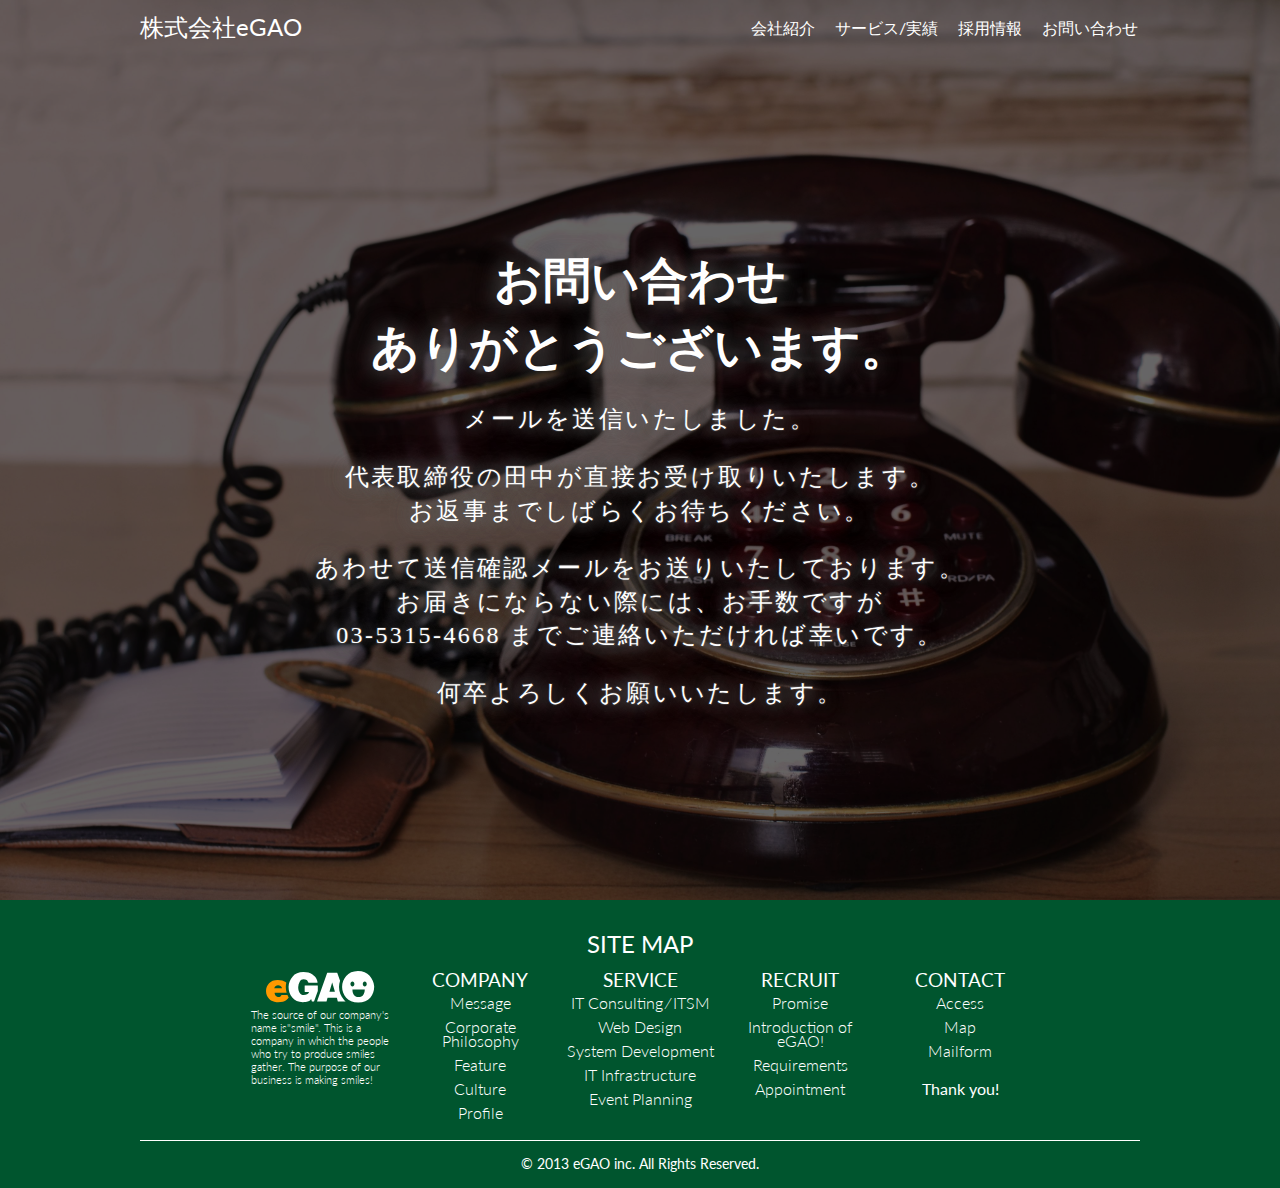
<file: wp/contact/thanks.html>
<!DOCTYPE html>
<html lang="ja">
<head>
<meta charset="UTF-8">
<title>お問い合わせありがとうございます　株式会社イーガオ -もっともっとイイ笑顔-</title>
<meta http-equiv="X-UA-Compatible" content="IE=edge"/>
<META NAME="ROBOTS" CONTENT="NOINDEX, NOFOLLOW">
<META NAME="ROBOTS" CONTENT="NOARCHIVE">
<META name="robots" content="noindex,nofollow">
<meta name=viewport content="width=device-width, initial-scale=1">

<link href="https://maxcdn.bootstrapcdn.com/font-awesome/4.4.0/css/font-awesome.min.css" rel="stylesheet">
<link href='https://fonts.googleapis.com/css?family=Lato:400,100,300,900,700' rel='stylesheet' type='text/css'>
<link rel="stylesheet" href="../css/normalize.css">
<link rel="stylesheet" href="../css/style.css">
<link rel="stylesheet" href="../css/button.css">
<link rel="stylesheet" href="../css/thanks.css">
<link rel="stylesheet" href="../css/footer.css">
<link rel="stylesheet" href="../css/parallax.css">
<link rel="stylesheet" href="../css/nav.css">
<link rel="stylesheet" href="../css/ie10.css">

<!--[if lt IE 9]>
<script src="http://oss.maxcdn.com/libs/html5shiv/3.7.0/html5shiv-printshiv.min.js"></script>
<![endif]-->

<!--[if lt IE 8]>
<![endif]-->


<script type="text/javascript" async src="//typesquare.com/accessor/script/typesquare.js?87tvhcInHuw%3D" charset="utf-8"></script>
</head>
<body>

<header class="header" id="header">
    <div class="container">
        <h1><a href="../index.html">株式会社eGAO</a></h1>
        <nav class="menu" id="wide">
            <ul>
                <li><a href="../company/index.html">会社紹介</a></li>
                <li><a href="../service/index.html">サービス/実績</a></li>
                <li><a href="../recruit/index.html">採用情報</a></li>
                <li><a href="../contact/index.html">お問い合わせ</a></li>
            </ul>
        </nav>
        <nav class="slide_menu" id="slide_menu">
            <ul>
                <li><a href="index.html">▲</a></li>
                <li><a href="../index.html">SITE TOP</a></li>
                <li><a href="../company/index.html">会社紹介</a></li>
                <li><a href="../service/index.html">サービス/実績</a></li>
                <li><a href="../recruit/index.html">採用情報</a></li>
                <li><a href="../contact/index.html">お問い合わせ</a></li>
            </ul>
            <img src="../img/egaoLOGO_nuki.svg">
            <p>The source of our company's name is"smile". This is a company in which the people who try to produce smiles gather. The purpose of our business is making smiles!</p>
            <p class="copyright">&copy; 2013 eGAO inc. All Rights Reserved.</p>
            <button id="toggle-btn"><span>Menu</span><i class="fa fa-bars"></i></button>
        </nav>
    </div>
</header>

<section class="hero parallax-window parallax-bg_contact01">
    <div class="translucent">
	<div class="container">
		<h1>お問い合わせ<br>ありがとうございます。</h1>
        <p>メールを送信いたしました。</p>
        <p>代表取締役の田中が直接お受け取りいたします。
        <br>お返事までしばらくお待ちください。</p>
        <p>あわせて送信確認メールをお送りいたしております。
        <br>お届きにならない際には、お手数ですが
        <br>03-5315-4668 までご連絡いただければ幸いです。</p>
        <p>何卒よろしくお願いいたします。</p>
	</div>
    </div>
</section>

<footer class="footer">
    <div class="container">
        <h2>SITE MAP</h2>
        <div class="multicolumnbox">
            <div class="column col01">
                <div class="column-box">
                    <img src="../img/egaoLOGO_nuki.svg">
                    <p>The source of our company's name is"smile". This is a company in which the people who try to produce smiles gather. The purpose of our business is making smiles!</p>
                </div>
            </div>
            <div class="column col02">
                <div class="column-box">
                <h3><a href="../company/index.html">COMPANY</a></h3>
                    <ul>
                        <li><a href="../company/index.html#section01">Message</a></li>
                        <li><a href="../company/index.html#section02">Corporate<br>Philosophy</a></li>
                        <li><a href="../company/index.html#section03">Feature</a></li>
                        <li><a href="../company/index.html#section04">Culture</a></li>
                        <li><a href="../company/index.html#section05">Profile</a></li>
                    </ul>
                </div>
            </div>
            <div class="column col03">
              <div class="column-box">
                <h3><a href="../service/index.html">SERVICE</a></h3>
                <ul>
                    <li><a href="../service/index.html#servicemenu01">IT Consulting &frasl; ITSM</a></li>
                    <li><a href="../service/index.html#servicemenu02">Web Design</a></li>
                    <li><a href="../service/index.html#servicemenu03">System Development</a></li>
                    <li><a href="../service/index.html#servicemenu04">IT Infrastructure </a></li>
                    <li><a href="../service/index.html#servicemenu05">Event Planning</a></li>
                </ul>
              </div>
            </div>
            <div class="column col04">
              <div class="column-box">
                <h3><a href="../recruit/index.html#">RECRUIT</a></h3>
                <ul>
                    <li><a href="../recruit/index.html#section01">Promise</a></li>
                    <li><a href="../recruit/index.html#section02">Introduction&nbsp;of
                    <br>eGAO!</a></li>
                    <li><a href="../recruit/index.html#section03">Requirements</a></li>
                    <li><a href="../recruit/index.html#section04">Appointment</a></li>
                </ul>
              </div>
            </div>
            <div class="column col05">
              <div class="column-box">
                <h3><a href="../contact/index.html">CONTACT</a></h3>
                <ul>
                    <li><a href="../contact/index.html#section01">Access</a></li>
                    <li><a href="../contact/index.html#section01">Map</a></li>
                    <li><a href="../contact/index.html#section02">Mailform</a></li>
                </ul>
                <p>Thank you!</p>
              </div>
            </div>
        </div>
        <p id="copyright">&copy; 2013 eGAO inc. All Rights Reserved.</p>
    </div>
</footer>

<script src="https://ajax.googleapis.com/ajax/libs/jquery/1.11.0/jquery.min.js"></script>

<script src="https://sdk.form.run/js/v1/sdk.js"></script>

<script src="../js/nav.js"></script>

<script type="text/javascript">//ページ内リンク、#非表示。スムーズスクロール
  $('a[href^=#]').click(function(){
    var speed = 800;
    var href= $(this).attr("href");
    var target = $(href == "#" || href == "" ? 'html' : href);
    var position = target.offset().top;
    $("html, body").animate({scrollTop:position}, speed, "swing");
    return false;
  });
</script>
</body>
</html>
</file>
<file: wp/css/button.css>
@charset "UTF-8";

@-ms-viewport   {
    width: device-width;
}

.btn {
    background-color: transparent;
    border: 1px solid #f90;
    border-radius: 4px;
    color: #f90;
    cursor: pointer;
    display: block;
    font-size: 1em;
    font-weight: 300;
    letter-spacing: 0;
    line-height: 1;
    vertical-align: middle;
    margin: 1em auto;
    text-decoration: none;
    padding: 5px 1em 6px 1em;
    outline: none;
    width: 50%;
    max-width: 20em;
    text-align: center;
}
.btn:hover {
    background: transparent;
    border: 1px solid #f90;
    box-shadow: 0 0 7px #f90;
    color: #f90;
    font-weight: bold;
}


a.scrollbtn_a {
    color: #fff;
    position: absolute;
    bottom: 2em;
    left: 0;
    right: 0;
    display: block;
    margin: 0 auto;
    padding: 0;
    text-align: center;
    width: 50%;
    z-index: 10;
}
i.scrollbtn_i {
    color: #fff;
    font-size: 2.5em;
    margin: 0 auto;
    padding: 0;
    width: 4em;
}
p.scrollbtn_p {
    color: #fff;
    line-height: 0.6;
    font-size: 1.2em;
    margin: 0 auto;
    padding: 0;
    width: 4em;
}
i.scrollbtn_i:hover,
p.scrollbtn_p:hover {
    color: #f90;
    text-shadow:
    0px 0px 25px rgba(97, 97, 97, 0.7),
    0px 0px 20px rgba(97, 97, 97, 0.7);
}

@media screen and (min-width: 600px) and (max-width: 820px) {
    a.scrollbtn_a {
       bottom: 4em;
    }
}

@media screen and (max-width: 599px) {
    a.scrollbtn_a {
       bottom: 5em;
    }
}
</file>
<file: wp/css/style.css>
@charset "UTF-8";

@-ms-viewport	{
	width: device-width;
}

@font-face {
    font-family: 'Test';
    src: local(ヒラギノ角ゴシック W8);
}

/* GENERAL */
* {
	color: #00552e;
	font-family: Lato, "メイリオ", "Meiryo", sans-serif;
	font-weight: normal;
    -o-box-sizing: border-box;
   -ms-box-sizing: border-box;
       box-sizing: border-box;
}

body {
}

a {
	text-decoration: none;
}
a:hover {
	color: #f90;
}

h1 {
	font-size: 5em;
	font-weight: normal;
}
h2 {
	font-size: 2.5em;
	font-weight: normal;
	font-family: Test, Lato,'Hiragino Kaku Gothic W8 JIS2004', 'Hiragino Kaku Gothic ProN', 'メイリオ', sans-serif;
} 
h2 span {
	font-family: Test, Lato, 'Hiragino Kaku Gothic W8 JIS2004', 'Hiragino Kaku Gothic ProN', 'メイリオ', sans-serif;
}
h3 {
	font-size: 2em;
	font-weight: normal;
}
/*section {
	position: relative;
}*/
.container {
	margin: 0 auto;
	padding: 3em 0;
	width: 90%;
	max-width: 1000px;
}
.section-title {
	font-family: Test, 'Hiragino Kaku Gothic W8 JIS2004', 'Hiragino Kaku Gothic ProN', 'メイリオ', sans-serif;
	letter-spacing: 0.5em;
	margin: 0em auto 0 auto;
	text-align: center;
	padding: 0 0;
}
.section-title span {
	font-family: Test, 'Hiragino Kaku Gothic W8 JIS2004', 'Hiragino Kaku Gothic ProN', 'メイリオ', sans-serif;
	margin-right: -0.5em;
}
.section-subtitle {
	font-size: 1.2em;
	margin: 0.5em auto 2em auto;
	text-align: center;
}
input, button, textarea, select {
	margin: 0;
	padding: 0;
	background: none;
	border: none;
	border-radius: 0;
	outline: none;
	-webkit-appearance: none;
	-moz-appearance: none;
	appearance: none;
	width: 100%;
}
input[type="text"], textarea,
input[type="email"], input {
	outline: none;
	background: #fff;
	border: 1px solid #00552e;
	border-radius: 4px;
	-webkit-transition: all .3s;
	transition: all .3s;
	padding: 0.3em 1em;
}
input[type="text"]:focus, textarea:focus,
input[type="email"]:focus:focus, input:focus {
	box-shadow: 0 0 7px #00552e;
	border: 1px solid #00552e;
}
label {
	display: none;
}
textarea {
	min-height: 10em;
}
div.narrow {
	display: none;
}

/* HEADER SECTION */
header {
	display: block;
	position: absolute;
	top: 0;
	left: 0;
	right: 0;
	/*text-align: center;*/
	vertical-align: middle;
	margin: 0;
	padding: 0;
	z-index: 10;
}
header .container {
	padding: 0;
	/*border-bottom: 1px solid #fff;*/
}
header .container:after {
	content: "";
	display: block;
	clear: both;
}
header h1 {
	float: left;
	font-weight: normal;
	font-size: 1.5em;
	margin: 0;
	padding: 0.5em 0 0.1em 0;
}
header .menu {
	float: right;
	margin: 0;
	padding: 0.1em;
}
header .menu li {
	display: inline-block;
	padding-left: 1em;
}
header .menu a:hover {
	color: #f90;
}
header a {
	color: #fff;
}

/* HERO SECTION */
.hero {
	border-style: none;
	margin: 0 0 0 0;
	height: 100vh;
}
.hero .translucent {
	background: rgba(0, 0, 0, 0.3);
}
.hero .container {
	position: absolute;
	top: 0;
	right: 0;
	bottom: 0;
	left: 0;
	margin: auto;
	text-align: center;
	height: 20em;
	padding: 0;
	width: 90%;
	max-width: 1000px;
	-webkit-animation-name: 'anime';
	        animation-name: 'anime';
	-webkit-animation-duration: 3s;
	        animation-duration: 3s;
	-webkit-animation-timing-function: ease;
	        animation-timing-function: ease;
	-webkit-animation-delay: 0;
	        animation-delay: 0;
	-webkit-animation-iteration-count: 1;
	        animation-iteration-count: 1;
	-webkit-animation-direction:alternate;
	        animation-direction:alternate;
}
@-webkit-keyframes 'anime' {
	0% {
		opacity:0;
	}
	100% {
		opacity:1;
	}
}
@keyframes 'anime' {
	0% {
		opacity:0;
	}
	100% {
		opacity:1;
	}
}
.hero h1 {
	color: #fff;
	display: block;
	font-family: Test, Lato, 'Hiragino Kaku Gothic W8 JIS2004', 'Hiragino Kaku Gothic ProN', 'メイリオ', sans-serif;
	font-weight: 900;
	letter-spacing: 0.1em;
	line-height: 1.2;
	text-align: right;
	margin: 0;
	padding: 0 5% 0 0;
	text-shadow:
	0px 0px 25px rgba(97, 97, 97, 0.7),
	0px 0px 20px rgba(97, 97, 97, 0.7);
}
.hero h2 {
	color: #fff;
	border-top: 1px solid #fff;
	display: block;
	font-family: Lato, 'Hiragino Kaku Gothic ProN', 'メイリオ';
	font-weight: 300;
	/*font-size: 2.2em;*/
	letter-spacing: 0.1em;
	line-height: 1.1;
	text-align: right;
	padding: 0.6em 7% 0 0;
	text-shadow:
	-1px -1px 0px rgba(97, 97, 97, 0.2),
	1px -1px 0px rgba(97, 97, 97, 0.2),
	1px 1px 0px rgba(97, 97, 97, 0.2),
	-1px 1px 0px rgba(97, 97, 97, 0.2),
	0px 0px 30px rgba(97, 97, 97, 0.7),
	0px 0px 20px rgba(97, 97, 97, 1),
	0px 0px 15px rgba(97, 97, 97, 1);
}

/* COMPANY SECTION */
.company .multicolumnbox {
	display: -webkit-box;
	display: -webkit-flex;
	display: -ms-flexbox;
	display: flex;
	-webkit-flex-wrap: wrap;
	-ms-flex-wrap: wrap;
	flex-wrap: wrap;
	-webkit-box-pack: center;
	-webkit-justify-content: center;
	-ms-flex-pack: center;
	justify-content: center;
}
.company .column {
	-webkit-box-flex: 0;
	-webkit-flex: 0 0 33.33333%;
	-ms-flex: 0 0 33.33333%;
	flex: 0 0 33.33333%;
	max-width: 18em;
}
.company .column-box {
	margin-bottom: 2em;
	max-width: 600px;
	text-align: center;
}
.company .column-image {
	display: block;
	width: 40%;
	margin: 0 auto 1em auto;
	padding: 4%;
	border: 2% solid white;
	border-radius: 50%;
	background-color: #00552e;
	text-align: left;
}
.company .column-box h3 {
	font-family: Test, Lato, 'Hiragino Kaku Gothic W8 JIS2004', 'Hiragino Kaku Gothic ProN', 'メイリオ', sans-serif;
	margin: 0;
	padding: 0;
}


/* EGAOpj SECTION */
.egaopj {
	border-style: none;
}
.egaopj .picup-pj {
	background-color: rgba(0, 0, 0, 0.4);
	border: 1px solid #fff;
    border-radius: 6px;
	margin: 0 auto 2em;
	padding: 1em;
	text-align: center;
	width: 80%;
}
.egaopj * {
	color: #fff;
}
.egaopj .picup-pj p {
	font-size: 2em;
}
.egaopj .btn {
    border: 2px solid #f90;
    color: #f90;
}
.egaopj .btn:hover {
    border: 2px solid #f90;
}

/* RECURITE SECTION */
.recruit .picup-recuruite {
	border: 1px solid #00552e;
    border-radius: 6px;
	margin: 0 auto 2em;
	padding: 1em;
	text-align: center;
	width: 80%;
}
.recruit .picup-recuruite p {
	font-size: 1.3em;
}

/* @media */
@media screen and (min-width: 2080px) {
	/* GENERAL */
	body {
		font-size: 32px;
	}
	.container {
		max-width: 90%
	}
	.hero .container {
		max-width: 90%
	}
}

@media screen and  (min-width: 1920px) and (max-width: 2079px)  {
	/* GENERAL */
	body {
		font-size: 20px;
	}
	.container {
		max-width: 90%
	}
	.hero .container {
		max-width: 90%
	}
}

@media screen and (min-width : 1024px) and (max-width: 1919px)  {
	/* HERO SECTION*/
	.hero h1 {
		font-size: 6em;
	}
	.hero h2 {
		font-size: 2.5em;
		font-weight: 300;
	}
}

@media screen and (min-width: 600px) and (max-width: 820px) {

	/* GENERAL */
	body {
		font-size: 12px;
	}
}

@media screen and (max-width: 599px) {
	div.wide {
		display: none;
	}
	div.narrow {
		display: block;
	}

	/* GENERAL */
	body {
		font-size: 12px;
	}
	h2 {
		font-size: 2em;
		font-weight: normal;
	} 
	h2 span {

	}
	h3 {
		font-size: 2em;
		font-weight: normal;
	}
	.section-title {
		letter-spacing: 0em;
	}
	.section-subtitle {
		font-size: 0.8em;
		margin: 0 auto 2em auto;
		text-align: center;
	}
	.section-title span {
		margin-right: 0;
	}


	/* HERO SECTION*/
	.hero h1 {
		font-size: 2.5em;
	}
	.hero h2 {
		font-size: 1.5em;
		/*padding: 0.8em 5% 0 0;*/
	}

	/* COMPANY SECTION */
	.company .column {
	  -webkit-box-flex: 0;
	  -webkit-flex: 0 0 100%;
	      -ms-flex: 0 0 100%;
	          flex: 0 0 100%;
	}

	/* RECURITE SECTION */

	/* EGAOpj SECTION */
	.egaopj .picup-pj p {
		font-size: 1em;
	}

	/* RECURITE SECTION */
	 .recruit .picup-recuruite p {
		font-size: 1em;
		text-align: left;
	 }

}
</file>
<file: wp/css/footer.css>
@charset "UTF-8";

@-ms-viewport	{
	width: device-width;
}

/* FOOTER SECTION */
footer * {
	color: #fff;
	text-align: center;
}
footer {
    background: #00552e;
	margin: 0;
	padding: 0;
}
footer .container {
	padding: 2em 0 1em 0;
}
footer .multicolumnbox {
	display: -webkit-box;
	display: -webkit-flex;
	display: -ms-flexbox;
	display: flex;
	-webkit-flex-wrap: wrap;
	-ms-flex-wrap: wrap;
	flex-wrap: wrap;
	-webkit-box-pack: center;
	-webkit-justify-content: center;
	-ms-flex-pack: center;
	justify-content: center;
}
footer .column {
  -webkit-box-flex: 0 0 20%;
  -webkit-flex: 0 0 20%;
      -ms-flex: 0 0 20%;
          flex: 0 0 20%;
    padding: 0;
    max-width: 10em;
}

footer .column-box {
	width: auto;
	max-width: auto;
	text-align: center;
}
footer h2 {
    color: #fff;
    line-height: 1;
	font-size: 1.5em;
	margin: 0;
	padding: 0 0 0.5em 0;
	text-align: center;
}
footer h3 {
    color: #fff;
	font-size: 1.2em;
	font-weight: bold;
	margin: 0;
	padding: 0;
	text-align: center;
}
footer img {
	width: 70%;
	max-width: 10em;
	margin: 0;
	padding: 0;
}
footer .col01 p {
	font-size: 0.7em;
	font-weight: 300;
    color: #fff;
	margin: 0;
	padding: 0 0.5em 0 1em;
	text-align: left;
}
footer ul {
	margin: 0;
	padding: 0;
	list-style-type: none;
	margin: 0;
	padding: 0;
}
footer li {
	/*border-top: 1px dotted #fff;*/
	line-height: 0;
	margin: 0 0.1em;
	padding: 0.3em 0;
}
footer li a {
	font-size: 1em;
	font-weight: 300;
	line-height: 0.9;
	text-align: center;
}
footer li a:hover {
	color: #f90;
}
footer p#copyright {
	border-top: 1px solid #fff;
	font-size: 0.9em;
	text-align: center;
    color: #fff;
	margin: 1em 0 0 0;
	padding-top: 1em;
}

/* @media */
@media screen and (min-width : 1024px) {
}

@media screen and (min-width: 600px) and (max-width: 820px) {
}

@media screen and (max-width: 599px) {
	/* FOOTER */
	footer h2 {
		margin: 0.5em auto;
	}
	footer .column {
	  -webkit-box-flex: 0;
	  -webkit-flex: 0 0 100%;
	      -ms-flex: 0 0 100%;
	          flex: 0 0 100%;
	    padding-bottom: 2em;
	    max-width: 80%;
	    -webkit-box-pack:;
	    -webkit-justify-content:;
	        -ms-flex-pack:;
	            justify-content: 
	}
	footer .col01 {
		-webkit-box-ordinal-group: 3;
		-webkit-order: 2;
		-ms-flex-order: 2;
		order: 2;
		padding: 0 0 0 0;
	}
	footer .column-box > p {
		display: block;
		font-size: 0.8em;
		margin: 0 auto;
		padding: 0 0 0 1em;
	}
}
</file>
<file: wp/css/parallax.css>
@charset "UTF-8";

@-ms-viewport	{
	width: device-width;
}

.parallax-window {
	background-size: cover;
	background-attachment: fixed;
	background-repeat: no-repeat;
	position: relative;
	z-index: 1;
}
.hero .translucent {
	position: relative;
	height: 100%;
	width: 100%;
	bottom: 0;
	right: 0;
	margin: 0;
	padding: 0;
}
.parallax-bg_top01 {
	background-image: url("../img/eGAO_top.jpg");
	background-position: 30% 30%;
}
.parallax-bg_top02 {
	background-image: url("../img/pj_20151224.jpg");
	background-position: 50% 50%;
}
.parallax-bg_company01 {
	background-image: url("../img/eGAO_company.jpg");
	background-position: 30% 30%;
}
.parallax-bg_company02 {
	background-image: url("../img/eGAO_card.jpg");
	background-position: 50% 50%;
}
.parallax-bg_company03 {
	background-image: url("../img/eGAO_company.jpg");
	background-position: 30% 30%;
}
.parallax-bg_company04 {
	background-image: url("../img/eGAO_company.jpg");
	background-position: 30% 30%;
}
.parallax-bg_service01 {
	background-image: url("../img/service.jpg");
	background-position: 53% 100%;
}
.parallax-bg_recruit {
	background-image: none;
	background-position: 30% 30%;
}
.parallax-bg_recruit02{
	background-image: none;
}
.parallax-bg_contact01 {
	background-image: url("../img/telephone.jpg");
	background-position: 50% 50%;
}


/* iPhone iPad 対策（その他スマホや狭いディスプレイも巻き込むけど）*/
@media screen and (max-device-width: 1024px) {
	.parallax-window {
		background-attachment: scroll;
	}
}
</file>
<file: wp/css/nav.css>
@charset "UTF-8";

@-ms-viewport {
  width: device-width;
}

html {
  position: relative;
  overflow-x: hidden;
  z-index: 0;
}
body {
  margin: 0;
  overflow-x: hidden;
}
section {
  overflow-x: hidden;
}

.slide_menu {
  display: none;
}

@media (max-width: 700px) {
  .body {
      position: relative;
      overflow-x: hidden;
  }
  .header .container {
    overflow-x: hidden;
  } 

  #wide {
    display: none;
  }
  #toggle-btn {
    border: none;
    position: fixed;
    top: 1em;
    right: 5%;
    cursor: pointer;
    background: none;
    text-align: right;  
    z-index: 1000;
  }

  #toggle-btn:focus { /*　クリックしたときの青色の枠線を削除　*/
    outline: none;
  }

  #toggle-btn i {
    color: #f90;
    float: right;
    font-size: 1.5em;
    margin: 0;
    padding: 0;
  }

  #toggle-btn span {
    display: none;
  }
  .slide_menu {
    display: block;
    background-color: #00552e;
    position: fixed;
    top: 0;
    padding: 2em 0 0 0;
    right: -100%;
    width: 100%;
    height: 150%;
    z-index: 100000;
  }
  .slide_menu ul {
    display: block;
    margin: 1em 0 1em 0 ;
  }
  .slide_menu li {
    list-style-type: none;
    margin: 0 0 0 -2em;
    padding: 0.5em 0;
    text-align: center;
    float: none;
  }
  .slide_menu li a {
    font-family:  Test, 'Hiragino Kaku Gothic W8 JIS2004', sans-serif;
    font-size: 1.5em;
    color: #fff;
    text-align: center;
  }
  .slide_menu li a:hover {
    color: #f90;
  }
  .slide_menu li>ul>li a  {
    line-height: 1;
    font-family: 'Hiragino Kaku Gothic Pro', sans-serif;
    font-size: 1em;
    color: #fff;
    text-align: center;
  }
  .slide_menu img {
    display: block;
    margin: 3em auto 1em auto;
    width: 10em;
  }
  .slide_menu p {
    color: #fff;
    max-width: 16em;
    margin: 1em auto;
    padding: 0;
    text-align: center;
  }
  .slide_menu p.copyright {
    border-top: 1px solid #fff;
    font-size: 0.7em;
    text-align: center;
    color: #fff;
    margin: 1em auto;
    max-width: 80%;
    padding-top: 1em;
  }
}
</file>
<file: wp/css/ie10.css>
@charset "UTF-8";

@-ms-viewport	{
	width: device-width;
}

/* IE10以降専用 */
@media all and (-ms-high-contrast:none) {
	  *	{
	  		font-family: Lato, 'メイリオ';
	  }
	  h2, h3, h4, h5, a, p, span, ul, ol, li {
	  		font-family: Lato, 'メイリオ';
	  }
}
</file>
<file: wp/css/company.css>
@charset "UTF-8";

@-ms-viewport	{
	width: device-width;
}

/* GENERAL */
.container {
	padding: 4em 0;
}

/* HEADER SECTION */

/* HERO SECTION*/
.hero .container {
	height: 22em;
}

/* MESSAGE SECTION */
.message .container {
	width: 70%;
	max-width: 50em;
}
.message .multicolumnbox {
	display: -webkit-box;
	display: -webkit-flex;
	display: -ms-flexbox;
	display: flex;
	-webkit-flex-wrap: wrap;
	    -ms-flex-wrap: wrap;
	        flex-wrap: wrap;
	margin-top: 1em;
}
.message .column_left{
	-webkit-box-flex: 0;
	-webkit-flex: 0 0 30%;
	    -ms-flex: 0 0 30%;
	        flex: 0 0 30%;
}
.message .column_right{
	-webkit-box-flex: 0;
	-webkit-flex: 0 0 70%;
	    -ms-flex: 0 0 70%;
	        flex: 0 0 70%;
}
.message .column-box {
	margin: 0em;
	padding: 0em;
	max-width: 100%;
	text-align: left;
}
.message img {
	display: block;
	width: 80%;
	margin: 0 auto;
	max-width: 250px;
	padding: 1em;
	border: none;
	border-radius: 8%;
}
.message .column-box h3 {
	margin: 0;
	padding: 0;
}

/* Corporate<br>Philosophy SECTION */
.phirosophy {
	background-color: #00552e;
}
.phirosophy * {
	color: #fff;
}
.phirosophy .container {
	width: 70%;
	max-width: 40em;
}
.phirosophy h2 {
	margin: 0;
	padding: 0;
}
.phirosophy h3 {
	font-size: 1.5em;
	font-weight: bold;
	margin: 0;
	padding: 1em 0 0 0;
	text-align: center;
}
.phirosophy p {
	padding: 0;
}

/* SERVICE SECTION */
.service .translucent {
	background: rgba(255, 255, 255, 0.7);
	width: 100%;
	max-width: 100%;
}
.service .container {
	width: 70%;
	max-width: 40em;
}
.service h2 {
	margin: 0;
	padding: 0;
}
.service h3 {
	font-size: 1.5em;
	font-weight: bold;
	margin: 0;
	padding: 1em 0 0 0;
	text-align: center;
}
.service p {
	padding: 0;
}
.service li {
	margin: 0 0 0 -1em;
	padding: 0.25em 0 0.25em 0;
}
/*.service .btn {
	margin-top: 2em;
	background-color: rgba(255, 255, 255, 0.8);
}
.service .btn:hover {
    background: #f90;
}*/
.service .btn {
    border: 1px solid #00552e;
    color: #00552e;
}
.service .btn:hover {
    border: 1px solid #f90;
    box-shadow: 0 0 7px #f90;
    color: #f90;
}

/* CULTURE SECTION */
.culture .translucent {
	background: rgba(0, 85, 46, 0.9);
	width: 100%;
	max-width: 100%;
}
.culture .container {
	width: 70%;
	max-width: 40em;
}
.culture h2 span {
	color: #fff;
}
.culture h3 {
	color: #fff;
	font-size: 1.5em;
	font-weight: bold;
	margin: 2em 0 0 0;
	padding: 0;
	text-align: center;
}
.culture p {
	color: #fff;
}

/* SUMMARY SECTION */
.summary .container {
/*	width: 70%;*/
	max-width: 50em;
}
.summary table {
	background: #00552e;
	margin: 2em 0;
	width: 100%;
	border-collapse: collapse;
}
.summary th {
	border-bottom: #fff 1px solid;
	color: #fff;
	text-align: right;
	background: #00552e;
	padding: 10px 20px 10px 20px;
	font-weight: bold;
	width: 10em
}
.summary tr:last-child th  {
	border-bottom: #00552e 1px solid;
}
.summary td {
	background: #fff;
	border: #00552e 1px solid;
	text-align: left;
	padding: 10px 20px 10px 20px;
}
.summary li {
	margin: 0 10px 0 -20px;
}

/* ACCESS SECTION */
.access {
	background-color: #00552e;
}
.access * {
	color: #fff;
}
.access .container {
	width: 90%;
	max-width: 70em;
}
.access .multicolumnbox {
	display: -webkit-box;
	display: -webkit-flex;
	display: -ms-flexbox;
	display: flex;
	-webkit-flex-wrap: wrap;
	    -ms-flex-wrap: wrap;
	        flex-wrap: wrap;
	margin-top: 1em;
}
.access .column{
	-webkit-box-flex: 0;
	-webkit-flex: 0 0 50%;
	    -ms-flex: 0 0 50%;
	        flex: 0 0 50%;
}
.access .column-box {
	margin: 0em 2em 2em 2em;
	padding: 0em;
	text-align: left;
}
.access .column-box h3 {
	border-bottom: #fff 1px solid;
	margin: 0;
	padding: 0 0 0.2em 20px;
}
.access .column-box p {
	padding: 0 0 0 20px;
}
.access li {
	margin: 0;
}
.access .gmap {
	margin: 1em 2em 0 2em;
	position: relative;
	padding-bottom: 50%;
	padding-top: 0;
	height: 0;
	overflow: hidden;
}
.access .gmap iframe,
.access .gmap object,
.access .gmap embed {
	position: absolute;
	top: 0;
	left: 0;
	width: 100%;
	height: 100%;
}


/* CONTACT SECTION */
.contact .container {
	width: 80%;
	max-width: 30em;
}
.contact .container p {
	width: 100%;
}

/* @media */
@media (min-width: 600px) and (max-width: 820px) {

	/* HERO SECTION*/

	/* MESSAGE SECTION */
/*	.column-box p {
		font-size: 1em;
	}*/

	/* PHIROSOPY SECTION */

	/* SUMMARY SECTION */

	/* ACCESS SECTION */

	/* RECURITE SECTION */
/*	.recruit .picup-recuruite p {
		font-size: 1em;
	}*/
}

@media (max-width: 599px) {

	/* GENERAL */

	/* HEADER SECTION*/

	/* HERO SECTION*/

	/* MESSAGE SECTION */
	.message .container {
		width: 80%;
	}
	.message .column_left{
	  -webkit-box-flex: 0;
	  -webkit-flex: 0 0 100%;
	      -ms-flex: 0 0 100%;
	          flex: 0 0 100%;
	}
	.message .column_right{
	  -webkit-box-flex: 0;
	  -webkit-flex: 0 0 100%;
	      -ms-flex: 0 0 100%;
	          flex: 0 0 100%;
	}
	.message .column-box {
		padding: 0em 2em;
	}
	.message img {
		margin: 0 auto;
	}

	/* PHIROSOPY SECTION */
	.phirosophy h3 {
		text-align: left;
	}

	/* SERVICE SECTION */
	.service h3 {
		text-align: left;
	}

	/* CULTURE SECTION */
	.culture h3 {
		text-align: left;
	}

	/* SUMMARY SECTION */
	.summary table * {
		font-size: 0.9em;
	}
	.summary .container {
		width: 80%;
	}
	.summary table {
		margin: 2em 0;
		border-collapse: collapse;
	}
	.summary th {
		border: none;
		display: block;
		text-align: center;
		padding: 10px 0 ;
		width: auto;
	}
	.summary td {
		display: block;
		text-align: center;
		padding: 10px 0 10px 1em;
		width: auto;
	}
	.summary li {
		margin-left: -20px;
		text-align: left;
	}

}
</file>
<file: wp/css/contact.css>
@charset "UTF-8";

@-ms-viewport	{
	width: device-width;
}

/* GENERAL */
.container {
	padding: 4em 0;
}

/* HEADER SECTION */

/* HERO SECTION*/
.hero .container {
	top: 20vh;
}
.hero h1 {
	font-size: 5em;
	letter-spacing: 0;
	line-height: 1.1;
	text-align: center;
	margin: 0 0 0.3em 0;
	padding: 0;
}
.hero h2 {
	font-family: Test, 'Hiragino Kaku Gothic W8 JIS2004', 'Hiragino Kaku Gothic ProN', 'メイリオ', sans-serif;
	letter-spacing: 0em;
	text-align: center;
	margin: 0;
	padding: 0.5em 0 0 0;
	}
.hero .translucent {;
	background: rgba(0, 0, 0, 0.2);
}

/* ACCESS SECTION */
.access {
	background-color: #00552e;
}
.access * {
	color: #fff;
}
.access .container {
	width: 90%;
	max-width: 70em;
}
.access .multicolumnbox {
	display: -webkit-box;
	display: -webkit-flex;
	display: -ms-flexbox;
	display: flex;
	-webkit-flex-wrap: wrap;
	    -ms-flex-wrap: wrap;
	        flex-wrap: wrap;
	margin-top: 1em;
}
.access .column{
	-webkit-box-flex: 0;
	-webkit-flex: 0 0 50%;
	    -ms-flex: 0 0 50%;
	        flex: 0 0 50%;
}
.access .column-box {
	margin: 0em 2em 2em 2em;
	padding: 0em;
	text-align: left;
}
.access .column-box h3 {
	border-bottom: #fff 1px solid;
	margin: 0;
	padding: 0 0 0.2em 20px;
}
.access .column-box p {
	padding: 0 0 0 20px;
}
.access li {
	margin: 0;
}
.access .gmap {
	margin: 1em 2em 0 2em;
	position: relative;
	padding-bottom: 50%;
	padding-top: 0;
	height: 0;
	overflow: hidden;
}
.access .gmap iframe,
.access .gmap object,
.access .gmap embed {
	position: absolute;
	top: 0;
	left: 0;
	width: 100%;
	height: 100%;
}


/* CONTACT SECTION */
.contact .translucent {
	background: rgba(255, 255, 255, 0.8);
}
.contact .container {
	width: 80%;
	max-width: 30em;
}
.contact .container p {
	width: 100%;
}
.contact .btn {
	/*background-color: #FFF;*/
    border: 1px solid #00552e;
    color: #00552e;
}
.contact .btn:hover {
    border: 2px solid #f90;
    color: #f90;
}

/* THX SECTION */
.THX p {
	text-align: center;
}

/* @media */
@media (min-width: 1280px) {
	/* HERO SECTION*/
	.hero h1 {
		font-size: 6em;
	}
	.hero h2 {
		font-size: 2.5em;
		font-weight: 300;
	}
}

@media (min-width: 600px) and (max-width: 820px) {

	/* GENERAL */
	h1 {
		font-size: 3.5em;
	}
	h2 {
		font-size: 2em;
	}
	h3 {
		font-size: 1.5em;
	}

	/* HERO SECTION*/
	.hero h1 {
		font-size: 4em;
	}
	.hero h2 {
		font-size: 2em;
	}


	/* COMPANY SECTION */
	.company .column-box p {
		font-size: 0.8em;
	}

	/* RECURITE SECTION */
	.recruit .picup-recuruite p {
		font-size: 1em;
	}
}

@media (max-width: 599px) {
	div.wide {
		display: none;
	}
	div.narrow {
		display: block;
	}

	/* GENERAL */
	h1 {
		font-size: 2em;
	}
	h2 {
		font-size: 1.5em;
	}
	h3 {
		font-size: 1.5em;
	}
	.section-title {
		letter-spacing: 0.2em;
	}
	.section-subtitle {
		font-size: 0.7em;
		margin: 0 auto 2em auto;
		text-align: center;
	}

	/* HEADER SECTION*/
	.header .container:after {
		content: "";
		display: block;
		clear: both;
	}
	.header h1 {
		clear: both;
		float: left;
		font-weight: normal;
		font-size: 1.5em;
	}
	.header .menu {
		clear: both;
		float: left;
		margin: 0;
		padding: 0.1em;
	}
	.header .menu li {
		/*display: inline-block;*/
		/*padding-left: 1em;*/
	}

	/* HERO SECTION*/
	.hero h1 {
		font-size: 2.5em;
	}
	.hero h2 {
		font-size: 1.6em;
	}

	/* ACCESS SECTION */
	.access .column {
	  -webkit-box-flex: 0;
	  -webkit-flex: 0 0 100%;
	      -ms-flex: 0 0 100%;
	          flex: 0 0 100%;
	}
}
</file>
<file: wp/css/recruit.css>
@charset "UTF-8";

@-ms-viewport	{
	width: device-width;
}

body {
	margin:0;
	background:#fff;
}
section,
footer {
	position: relative;
	z-index: 1;
}
video {
	position:fixed;
	right: 0;
	min-width:100%;
	min-height:100%;
	z-index:-100;
	background-size: cover;
/*	-webkit-transition:1s opacity;
	transition:1s opacity*/
}

p.section-subtitle {
	font-weight: bold;
}

.wrapper {
	min-width:100%;
	min-height:100%;
	/*background-color: rgba(100, 100, 100, 0.5);*/
}
.hero .container {
	height: 22em;
}
.hero h1 {
	font-size: 6.5em;
	letter-spacing: 0;
	line-height: 1;
	text-align: center;
	margin: 0.25em 0;
	padding: 0;
}
.hero .container menu {
	display: block;
	margin: 0 auto;
	padding-bottom: 1em;
}
.hero .container menu * {
	text-align: center;
}
.hero h2 {
	/*font-family: Test, 'Hiragino Kaku Gothic W8 JIS2004', 'Hiragino Kaku Gothic ProN', 'メイリオ', sans-serif;*/
	font-weight: bold;
	font-size: 2em;	
	/*display: inline;*/
	color: #fff;
	letter-spacing: 0;
	line-height: 1.8;
	text-align: center;
	margin: 0;
	padding: 0.8em;
	-webkit-animation-name: 'anime';
	        animation-name: 'anime';
	-webkit-animation-duration: 3s;
	        animation-duration: 3s;
	-webkit-animation-timing-function: ease;
	        animation-timing-function: ease;
	-webkit-animation-delay: 0;
	        animation-delay: 0;
	-webkit-animation-iteration-count: 1;
	        animation-iteration-count: 1;
	-webkit-animation-direction:alternate;
	        animation-direction:alternate;
}
.hero menu {
	margin: 1em auto;
}
.hero li {
	display: inline-block;
}
.hero a:hover {
	color: #f90;
}

/* PROMISE SECTION */
.promise {
	background-color: #fff;
}
.promise * {
	color: #00552e;
	text-shadow:
	0px 0px 25px rgba(255, 255, 255, 0.7),
	0px 0px 20px rgba(255, 255, 255, 0.9);
}
.promise .container {
	width: 70%;
	max-width: 40em;
}
.promise h2 {
	margin: 0;
	padding: 0;
}
.promise h3 {
	border-bottom: 1px solid #00552e;
	font-size: 2em;
	font-weight: bold;
	margin: 0;
	padding: 1em 0 0.1em 1em;
	text-align: center;
}
.promise p {
	margin: 1em 0;
	padding: 0;
}

/* FEATURE SECTION */
section.feature {
	background-color: #eee;
}
.feature .container {
	width: 90%;
	max-width: 1000px;
	padding-right: 1em;
	padding-left: 1em;
}
.feature h2 {
	line-height: 1.2;
}
.feature .multicolumnbox {
	border-bottom: 1px solid #00552e;
	margin: 0;
	padding: 0;
	display: -webkit-box;
	display: -webkit-flex;
	display: -ms-flexbox;
	display: flex;
	-webkit-flex-wrap: wrap;
	-ms-flex-wrap: wrap;
	flex-wrap: wrap;
	-webkit-box-pack: center;
	-webkit-justify-content: center;
	-ms-flex-pack: center;
	justify-content: center;
}
.feature .multicolumnbox:last-child {
	border-bottom: none;
}
.feature .column_row1 {
	border: 1em solid #eee;
	margin: 0;
    padding: 0;
	-webkit-box-flex: 0;
	-webkit-flex: 0 0 100%;
	-ms-flex: 0 0 100%;
	flex: 0 0 100%;
}
.feature .row1_01 {
	background-image: url("../img/feature01.jpg");
	background-position: ;: 100% 100%;
	background-size: cover;  
	background-attachment: scroll;  
	background-repeat: no-repeat;
}
.feature .row1_02 {
	background-image: url("../img/tfga.JPG");
	background-position: 50% 0%;
	background-size: cover;  
	background-attachment: scroll;  
	background-repeat: no-repeat;
}
.feature .row1_03 {
	background-image: url("../img/egao_studio01.jpg");
	background-position: 50% 0%;
	background-size: cover;  
	background-attachment: scroll;  
	background-repeat: no-repeat;
}
.feature .column_row2 {
    margin: 0;
    padding: 0;
	-webkit-box-flex: 0;
	-webkit-flex: 0 0 50%;
	-ms-flex: 0 0 50%;
	flex: 0 0 50%;
}
.feature .column-box {
	padding: 1em;
	max-width: 100%;
	overflow: hidden;
}
.column_row1 .column-box {
	background-color: #eee;
	margin: 25em 0 0 0;
}
.feature .column-box h3 {
	font-size: 1.4em;
	font-weight: bold;
	line-height: 1.4;
	margin: 0;
	padding: 0;
}
.feature .column-box p {
	line-height: 1.4;
	margin: 0.4em auto 0 auto;
	padding: 0;
}
.feature .column-box img {
	width: 100%;
}

/* SUMMARY SECTION */
section.summary {
	background-color: #fff;
}
.summary .container {
	width: 80%;
	max-width: 50em;
}
.summary table {
	background: #00552e;
	margin: 2em 0;
	width: 100%;
	border-collapse: collapse;
}
.summary th {
	border-bottom: #fff 1px solid;
	color: #fff;
	text-align: right;
	background: #00552e;
	padding: 10px 20px 10px 20px;
	font-weight: bold;
	width: 12em
}
.summary tr:last-child th  {
	border-bottom: #00552e 1px solid;
}
.summary td {
	background: #fff;
	border-top: #00552e 1px solid;
	border-right: #00552e 1px solid;
	border-bottom: #00552e 1px solid;
	text-align: left;
	/*padding: 10px 20px 10px 20px;*/
}
.summary td p {
	margin: 0;
	margin: 10px 20px 10px 20px;
}
.summary td ul {
	margin: 0;
	margin: 10px 20px 10px 3px;
}

/* CONTACT SECTION */
.contact .translucent {
	background: rgba(255, 255, 255, 0.8);
}
.contact .container {
	width: 80%;
	max-width: 30em;
}
.contact .container p {
	margin: 1em 0;
	padding: 0;
	width: 100%;
}
.contact .btn {
	/*background-color: #FFF;*/
    border: 1px solid #00552e;
    color: #00552e;
}
.contact .btn:hover {
    border: 2px solid #f90;
    color: #f90;
}

/* iPhone iPad 対策（その他スマホや狭いディスプレイも巻き込むけど）*/
@media screen and (max-device-width: 1024px) {
	.feature .multicolumnbox01,
	.feature .multicolumnbox02,
	.feature .multicolumnbox03,
	.feature .multicolumnbox04,
	.feature .multicolumnbox05, {
		background-attachment: scroll;
	}
}

/* @media */
@media (min-width: 600px) and (max-width: 820px) {
	section.hero {
		background: url(../img/recruit_top.jpg) #000 no-repeat bottom;
		background-size: cover;
	}
	.hero video {
		display: none;
	}
}


@media (max-width: 599px) {
	/* HERO SECTION*/
	section.hero {
		background: url(../img/recruit_top.jpg) #000 no-repeat bottom;
		background-size: cover;
	}
	.hero .container {
		height: 16em;
	}
	.hero video {
		display: none;
	}
	.hero h1 {
		font-size: 2.5em;
	}
	.hero h2 {
		font-size: 1.2em;
	}

	.promise h3 {
		font-size: 1.1em;
	}

	.feature .row1_01 {
		background-size: 150%;  
	}
	.feature .row1_02 {
		background-size: 150%;  
	}
	.feature .row1_03 {
		background-size: 150%;  
	}
	.feature .column_row1 {
		border: 1em  1em 0 1em solid #eee;
	}
	.feature .column_row1 .column-box {
		background-color: #eee;
		margin: 15em 0 0 0;
		padding: 1em 0 0 0;
	}
	.feature .column_row2 {
		-webkit-box-flex: 0;
		-webkit-flex: 0 0 100%;
		-ms-flex: 0 0 100%;
		flex: 0 0 100%;
	}
	.feature .img-column{
		-webkit-order:1;
		order:1;
	}
	.feature .txt-column{
		-webkit-order:2;
		order:2;
	}
	.feature .column-box h3 {
		font-size: 1.2em;
	}

		/* SUMMARY SECTION */
	.summary table * {
		font-size: 0.9em;
	}
	.summary .container {
		width: 80%;
	}
	.summary table {
		margin: 2em 0;
		border-collapse: collapse;
	}
	.summary tr {
		border: 1px solid #00552e;
	}
	.summary th {
		font-size: 1em;
		border: none;
		display: block;
		text-align: center;
		padding: 10px 0 ;
		width: auto;
	}
	.summary td {
		border: none;
		display: block;
		text-align: center;
		padding: 10px 0 10px 1em;
		width: auto;
	}
	.summary li {
		font-size: 1.2em;
		margin-left: -20px;
		text-align: left;
	}
	.summary p {
		font-size: 1em;
		text-align: left;
	}
}
</file>
<file: wp/css/service.css>
@charset "UTF-8";

@-ms-viewport	{
	width: device-width;
}

/* GENERAL */
section {
	background-size: cover;  
	background-attachment: fixed;  
	background-repeat: no-repeat;
	position: relative;
}
.container {
	padding: 4em 0;
}
.section-title {
	letter-spacing: 0;
}


/* HEADER SECTION */

/* HERO SECTION*/
.hero .container {
	bottom: 15%;
	height: 20em;
}
.hero h1 {
	font-size: 5em;
	letter-spacing: 0.2em;
	line-height: 1.1;
	text-align: center;
	margin: 0;
	padding: 0 0 0 0.2em;
}
.hero .container p {
	color: #fff;
	font-size: 2.3em;
	line-height: 1.4;
	margin: 0 0 0.5em 0;
	text-align: center;
	text-shadow:
	0px 0px 25px rgba(97, 97, 97, 0.7),
	0px 0px 20px rgba(97, 97, 97, 0.7);
}
.hero .container p>img{
	width: 1.2em;
	padding: 0 0.1em 0.2em 0.1em;
	vertical-align: middle;
	text-shadow:
	0px 0px 25px rgba(97, 97, 97, 0.7),
	0px 0px 20px rgba(97, 97, 97, 0.7);
}
.hero h2 {
	font-size: 2em;
	letter-spacing: 0em;
	line-height: 1;
	text-align: center;
	margin: 0 0 0.3em 0;
	padding: 0.5em 0 0 0;
	vertical-align: middle;
}
.btn {
    border: 1px solid #fff;
	color: #fff;
}
.hero .translucent {
	background: rgba(0, 0, 0, 0.3);
}

/* SERVICEMENU SECTION */
section#servicemenu01 {
	background-image: url("../img/man-people-space-desk.jpg");
	background-attachment: fixed;
	background-position: 50% 100%;
}
section#servicemenu02 {
	background-image: url("../img/webdesign.jpg");
	background-attachment: fixed;
	background-position: 50% 50%;
}
section#servicemenu03 {
	background-image: url("../img/php.jpg");
	background-attachment: fixed;
	background-position: 20% 50%;
}
section#servicemenu04 {
	background-image: url("../img/hdd.jpg");
	background-attachment: fixed;
	background-position: 50% 50%;
}
section#servicemenu05 {
	background-image: url("../img/parepro.jpeg");
	background-attachment: fixed;
	background-position: 80% 50%;
}
section#servicemenu06 {
	background-image: url("../img/pj_20160219.jpg");
	background-attachment: fixed;
	background-position: 20% 50%;
}
section.white .translucent {
	background: rgba(0, 0, 0, 0.6);
	border: 1em solid #fff;
}
section.green .translucent {
	background: rgba(10, 10, 10, 0.7);
	border: 1em solid #00552e;
}
.servicemenu .container {
	width: 80%;
	max-width: 60em;
}
.servicemenu .section-subtitle {
	width: 80%;
}
.servicemenu .content {
	/*background: rgba(0, 0, 0, 0.3);*/
    border: 1px solid rgba(200, 200, 200, 0.4);
    border-radius: 4px;
    text-align: center;
	margin: 1em auto;
	padding: 1em;
}
.servicemenu .content_new {
	width: 100%;
}
.servicemenu .content_old {
	width: 80%;
}
.servicemenu a.scrollbtn_a {
    bottom: 4em;
}


/* iPhone iPad 対策（その他スマホや狭いディスプレイも巻き込むけど）*/
@media screen and (max-device-width: 1024px) {
	section#servicemenu01,
	section#servicemenu02,
	section#servicemenu03,
	section#servicemenu04,
	section#servicemenu05 {
		background-attachment: scroll;
	}
}
section *, h2, h3, p {
	color: #fff;
}
/*section.white *, h2, h3, p {
	color: #fff;
}
section.green *, h2, h3, p {
	color: #030;
}*/
.servicemenu h2 {
	line-height: 1.2;
}
.servicemenu .content h3 {
	font-size: 1em;
	line-height: 1.4;
	margin: 0;
	padding: 0;
	text-align: center;
}
.servicemenu .content_new h3 {
	font-size: 1.5em;
	font-weight: bold;
}
.servicemenu .content_new p {
	font-size: 1em;
	line-height: 1.4;
	margin: 0.5em auto 0 auto;
	padding: 0;
	text-align: center;
}
.servicemenu .content p.egaocount {
	/*border-top: 1px solid #fff;*/
	font-size: 1em;
	margin: 0.5em auto 0 auto;
	padding: 0;
	text-align: center;
	max-width: 17.8em;
}
.servicemenu .content p img{
	width: 1.2em;
	padding: 0 0 0.2em 0;
	vertical-align: middle;
}
.servicemenu p.continue {
	font-size: 1.6em;
	font-weight: 100;
	text-align: right;
	margin: 0 auto 2em auto;
	padding: 0;
}



/* @media */
@media (min-width: 1280px) {
	/* HERO SECTION*/
	.hero h1 {
		font-size: 6em;
	}
	.hero h2 {
		font-size: 2.5em;
		font-weight: 300;
	}
}

@media screen and (min-width: 600px) and (max-width: 820px) {

	/* GENERAL */
	body {
		font-size: 12px;
	}
	h2 {
		font-size: 2.5em;
	}

	/* HERO SECTION */
	.hero .btn {
		font-size: 1.4em;
	}
}

@media (max-width: 599px) {

	/* GENERAL */
	div.wide {
		display: none;
	}
	div.narrow {
		display: block;
	}

	/* HERO SECTION */
	.hero h1 {
		font-size: 2.5em;
	}
	.hero h2 {
		font-size: 1.4em;
		font-weight: 300;
	}
	.hero .container p {
		font-size: 1.4em;
	}
	.hero a.scrollbtn_a {
    	display: none;
	}

	/* SERVICEMENU SECTION */
	.servicemenu .column {
	  -webkit-box-flex: 0;
	  -webkit-flex: 0 0 100%;
	      -ms-flex: 0 0 100%;
	          flex: 0 0 100%;
	}
	.servicemenu h2 {
		font-size: 1.5em;
	}
	.servicemenu .content_new h3 {
		font-size: 1.2em;
		font-weight: bold;
	}
}
</file>
<file: wp/css/thanks.css>
@charset "UTF-8";

@-ms-viewport	{
	width: device-width;
}

/* GENERAL */
.container {
	padding: 4em 0;
}

/* HEADER SECTION */

/* HERO SECTION*/
.hero .container {
	bottom: 10%;
}
.hero h1 {
	font-size: 3em;
	letter-spacing: 0;
	line-height: 1.4;
	text-align: center;
	margin: 0 0 0.3em 0;
	padding: 0;
}
.hero p {
	color: #fff;
	display: block;
	font-family: 'Hiragino Kaku Gothic ProN', 'メイリオ';
	font-size: 1.5em;
	font-weight: 300;
	/*font-size: 2.2em;*/
	letter-spacing: 0.1em;
	line-height: 1.4;
	text-align: content: '';
	padding: 0;
	text-shadow:
	-1px -1px 0px rgba(97, 97, 97, 0.2),
	1px -1px 0px rgba(97, 97, 97, 0.2),
	1px 1px 0px rgba(97, 97, 97, 0.2),
	-1px 1px 0px rgba(97, 97, 97, 0.2),
	0px 0px 30px rgba(97, 97, 97, 0.7),
	0px 0px 20px rgba(97, 97, 97, 1),
	0px 0px 15px rgba(97, 97, 97, 1);
	}
.hero .translucent {;
	background: rgba(0, 0, 0, 0.6);
}

/* @media */
@media (min-width: 1280px) {
	/* HERO SECTION*/
}

@media (min-width: 600px) and (max-width: 820px) {
	/* GENERAL */
}

@media (max-width: 599px) {
	/* HERO SECTION*/
	.hero h1 {
		font-size: 2em;
	}
	.hero p {
		font-size: 1em;
	}
}
</file>
